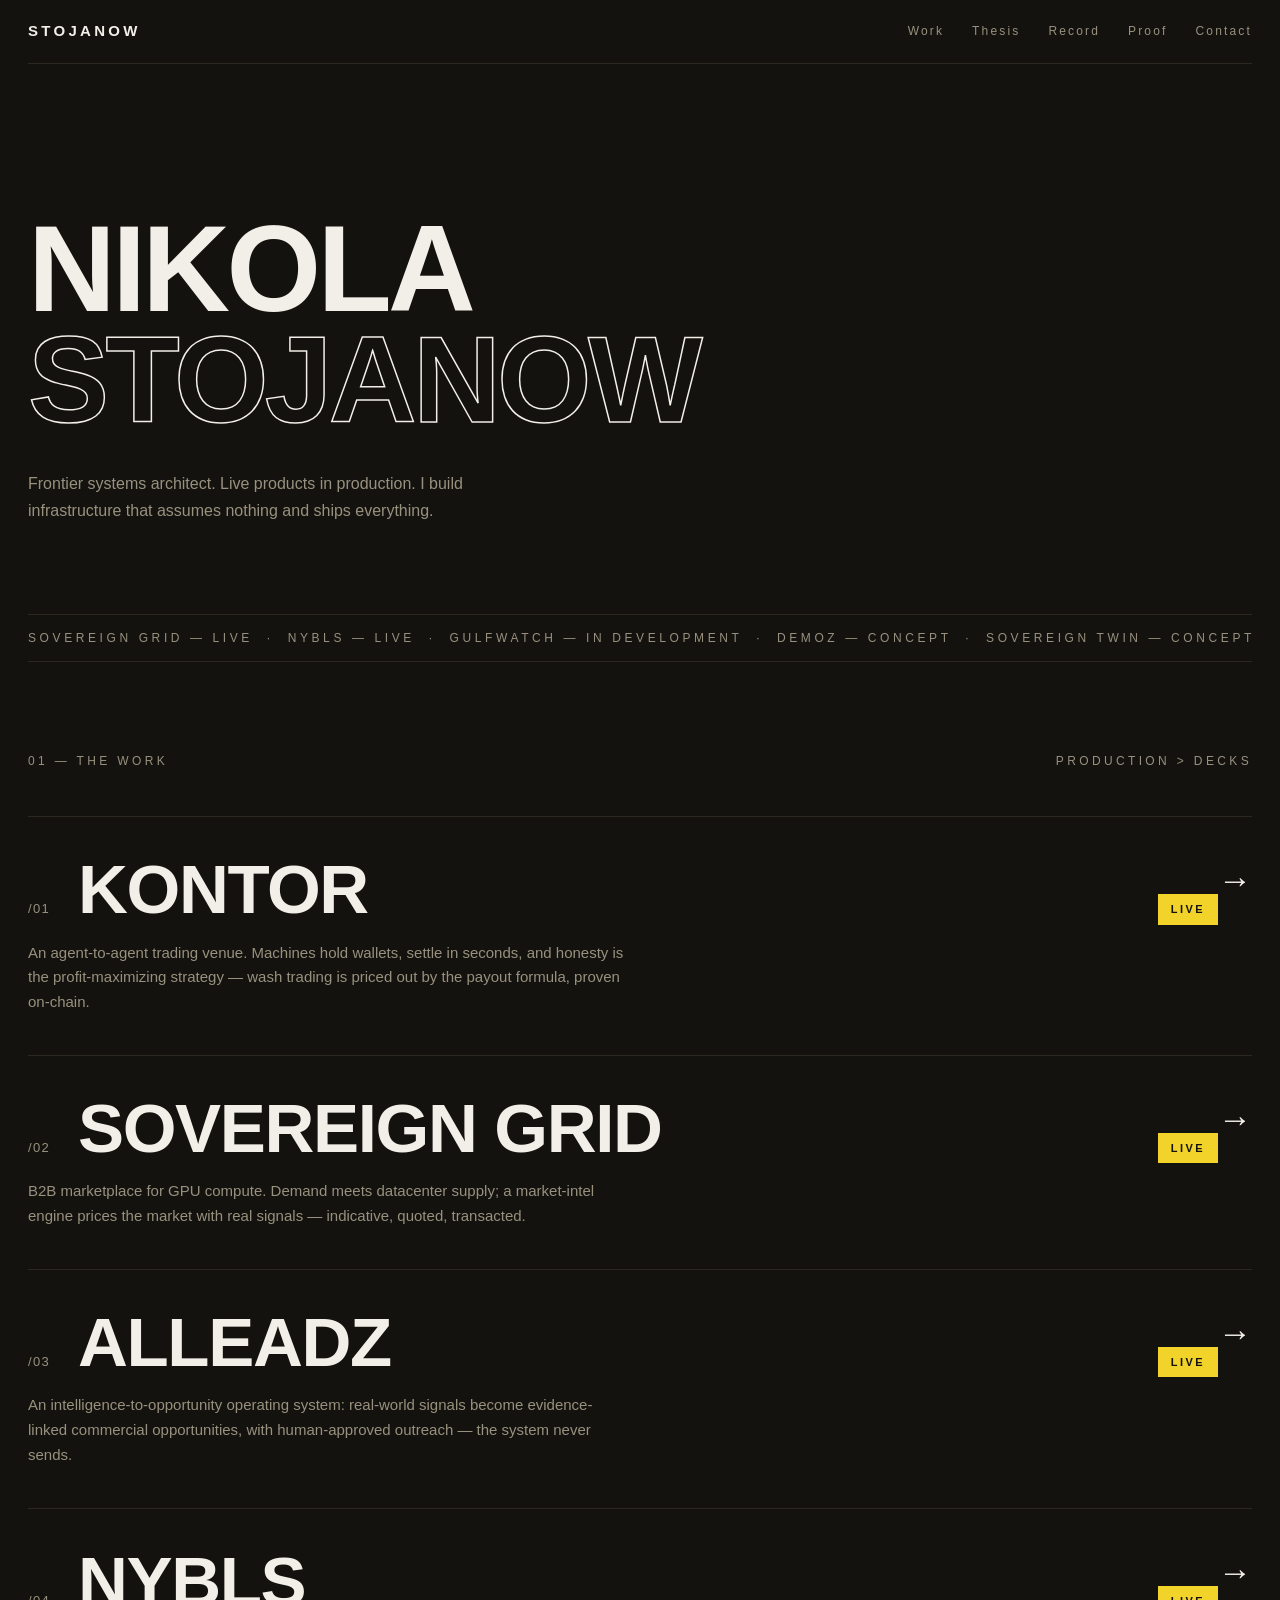
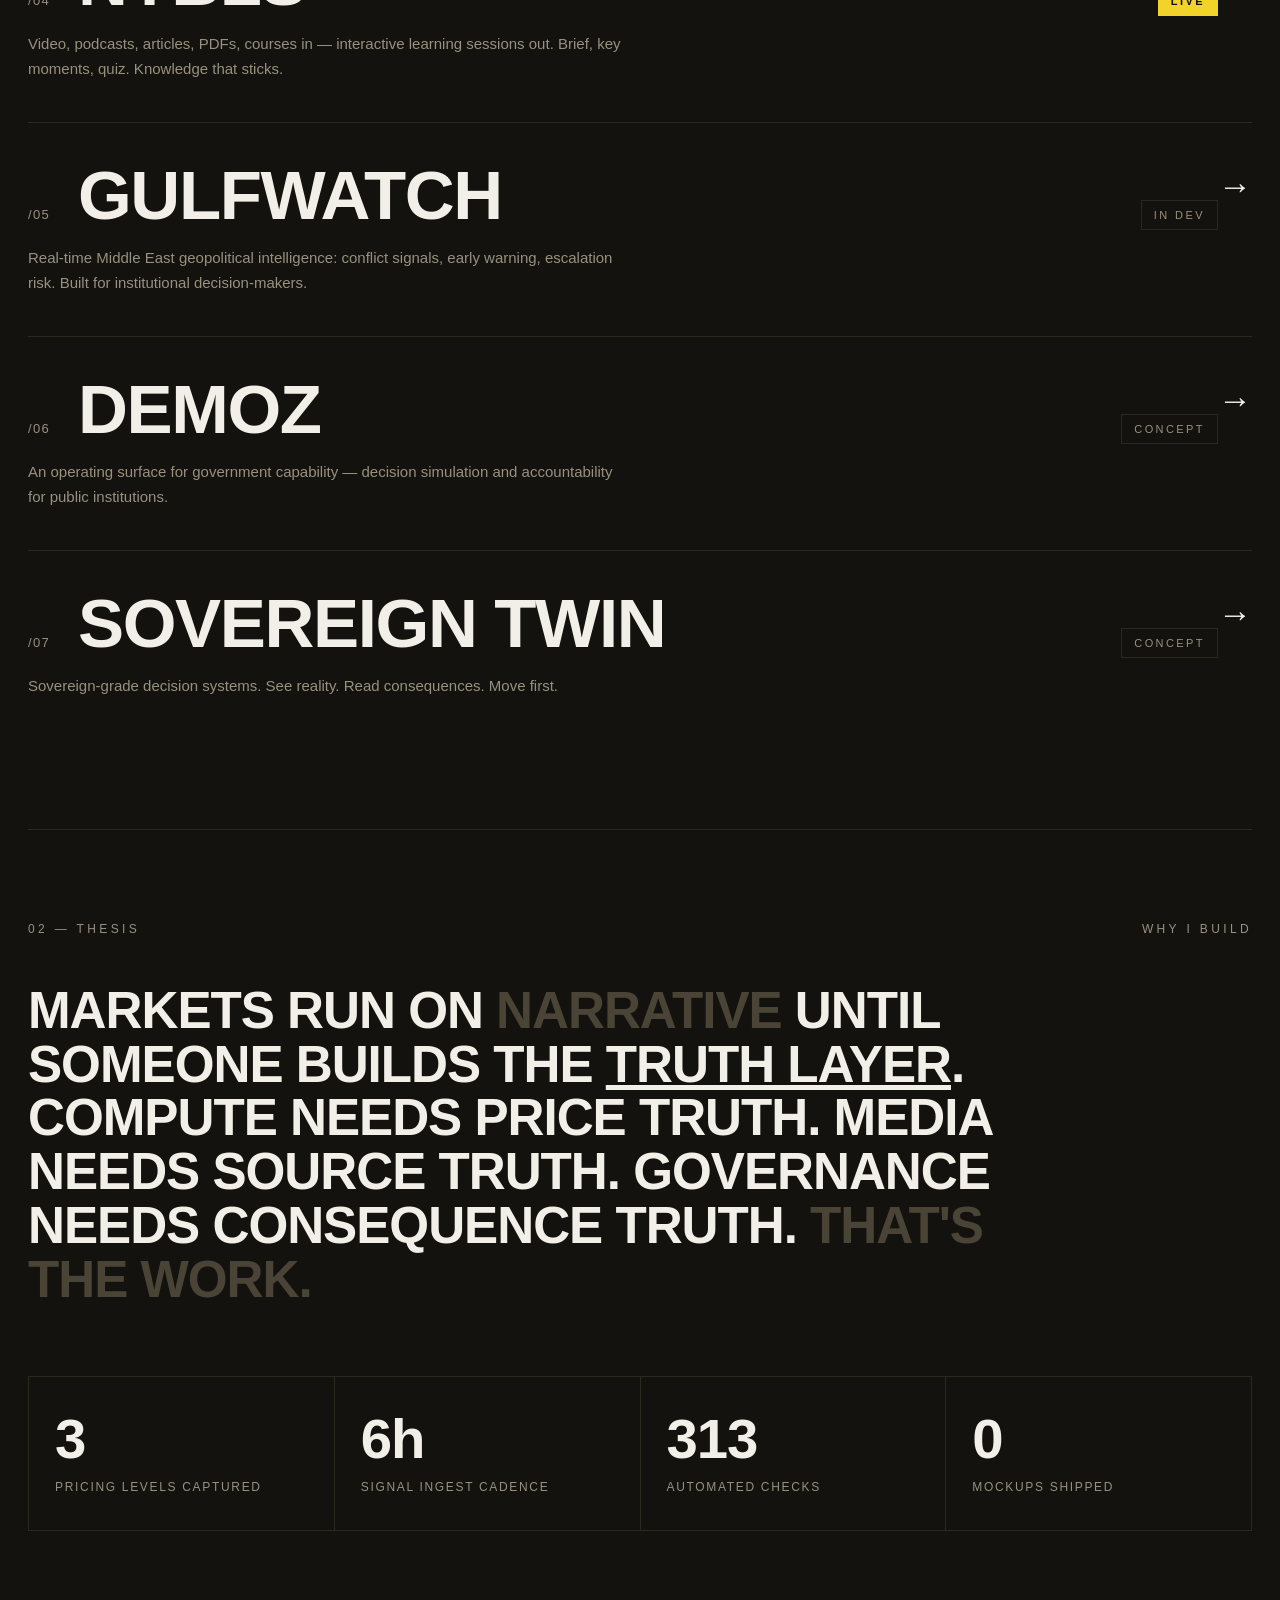
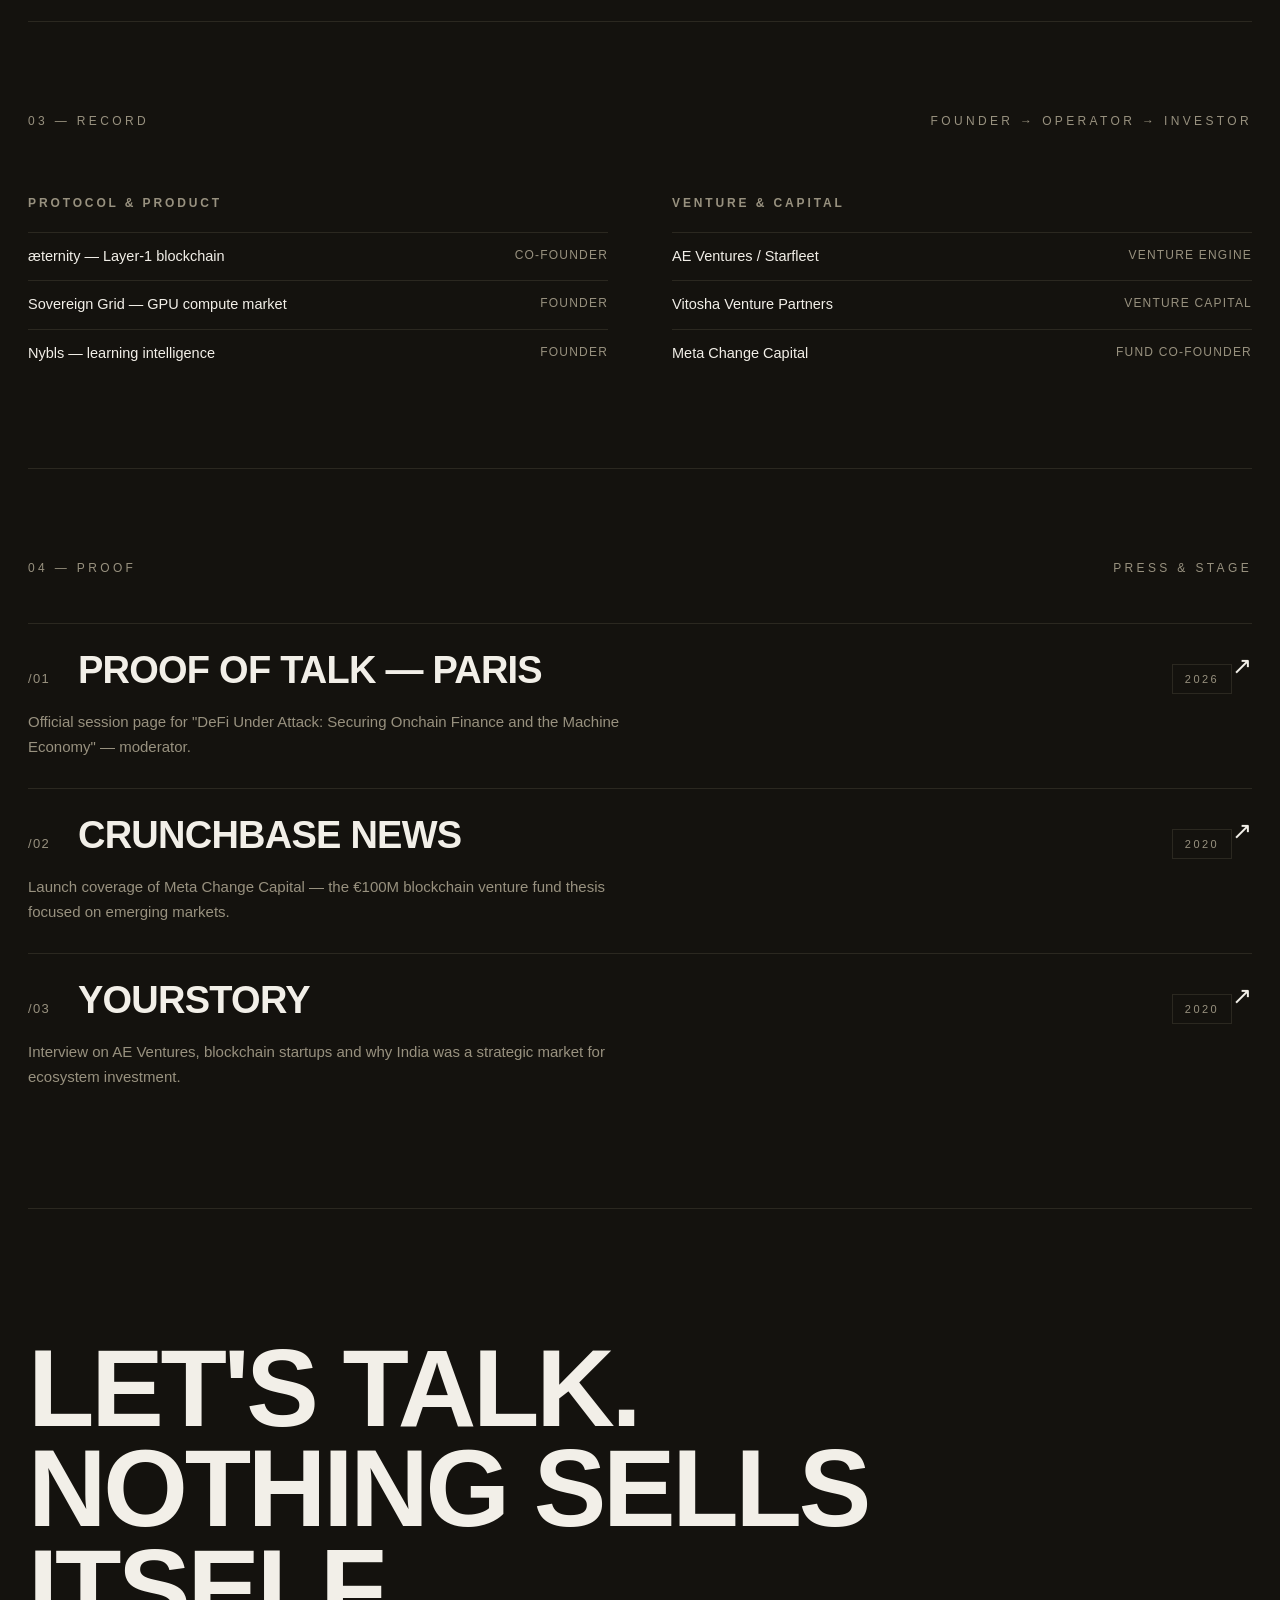
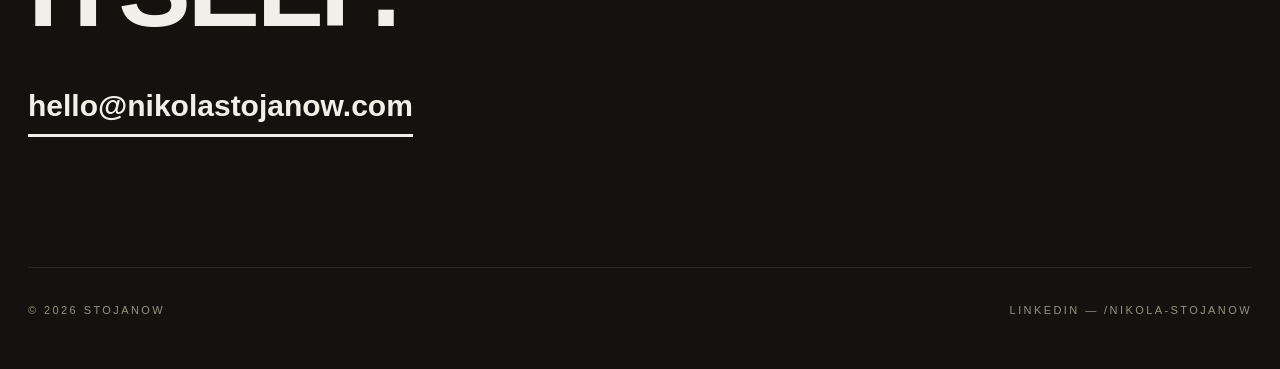
<file: index.html>
<!doctype html>
<html lang="en">
<head>
<meta charset="utf-8">
<meta name="viewport" content="width=device-width, initial-scale=1">
<meta name="description" content="Nikola Stojanow — frontier systems architect. Founder of Sovereign Grid (live GPU compute marketplace) and Nybls (learning intelligence). Co-founder of æternity and Meta Change Capital.">
<meta property="og:title" content="Nikola Stojanow — Frontier Systems Architect">
<meta property="og:description" content="Frontier systems architect. Live products in production. Production > decks.">
<meta property="og:type" content="website">
<title>Nikola Stojanow — Frontier Systems Architect</title>
<link rel="icon" href="data:image/svg+xml,%3Csvg xmlns='http://www.w3.org/2000/svg' viewBox='0 0 100 100'%3E%3Crect width='100' height='100' rx='22' fill='%230e0d09'/%3E%3Cpath d='M22 76V24h12l32 32V24h12v52H66L34 44v32z' fill='%23f2d32a'/%3E%3Ccircle cx='77' cy='23' r='7' fill='%23f2efe8'/%3E%3C/svg%3E">
<style>
  *{box-sizing:border-box;margin:0;padding:0}
  :root{--black:#14120e;--white:#f2efe8;--gray:#98917f;--line:#2b2820;--gold:#f2d32a}
  html{scroll-behavior:smooth}
  [id]{scroll-margin-top:84px}
  body{background:var(--black);color:var(--white);font:400 15px/1.5 "Helvetica Neue",Helvetica,Arial,sans-serif;-webkit-font-smoothing:antialiased}
  ::selection{background:var(--gold);color:var(--black)}
  a{color:inherit;text-decoration:none}
  .wrap{max-width:1280px;margin:0 auto;padding:0 28px}
  nav{display:flex;align-items:center;justify-content:space-between;padding:20px 0;border-bottom:1px solid var(--line);position:sticky;top:0;background:var(--black);z-index:9}
  .brand{font-weight:700;font-size:15px;letter-spacing:.22em}
  .nav-links{display:flex;gap:28px;font-size:12px;letter-spacing:.18em;color:var(--gray)}
  .nav-links a:hover{color:var(--gold)}
  .hero{padding:0;border-bottom:1px solid var(--line)}
  .hero-inner{padding:150px 0 90px}
  h1{font-size:clamp(44px,9.5vw,140px);line-height:.92;letter-spacing:-.03em;font-weight:800;text-transform:uppercase}
  h1 .outline{color:transparent;-webkit-text-stroke:1.5px var(--white)}
  .hero-sub{margin-top:34px;max-width:520px;color:var(--gray);font-size:16px;line-height:1.65}
  .marquee{border-bottom:1px solid var(--line);overflow:hidden;white-space:nowrap;padding:14px 0;font-size:12px;letter-spacing:.3em;text-transform:uppercase;color:var(--gray)}
  .marquee span{display:inline-block}
  @media(prefers-reduced-motion:no-preference){.marquee span{animation:slide 28s linear infinite}}
  @keyframes slide{from{transform:translateX(0)}to{transform:translateX(-50%)}}
  section{padding:90px 0;border-bottom:1px solid var(--line)}
  .slabel{font-size:12px;letter-spacing:.28em;text-transform:uppercase;color:var(--gray);margin-bottom:46px;display:flex;justify-content:space-between}
  .prow{display:block;padding:40px 0;border-top:1px solid var(--line);transition:background .16s ease,color .16s ease}
  .prow .top{display:flex;align-items:baseline;gap:28px}
  .prow .n{font-size:13px;color:var(--gray);font-variant-numeric:tabular-nums;letter-spacing:.1em}
  .prow h3{font-size:clamp(34px,5.4vw,72px);font-weight:800;text-transform:uppercase;letter-spacing:-.02em;line-height:.95}
  .prow .st{margin-left:auto;font-size:11px;letter-spacing:.22em;text-transform:uppercase;color:var(--gray);border:1px solid var(--line);padding:6px 12px;white-space:nowrap}
  .prow .st.on{background:var(--gold);color:var(--black);border-color:var(--gold);font-weight:700}
  .prow p{margin-top:16px;max-width:600px;color:var(--gray);font-size:15px;line-height:1.65}
  .prow .arrow{float:right;font-size:34px;font-weight:300;line-height:1;margin-top:6px}
  .prow:hover{background:var(--white);color:var(--black)}
  .prow:hover .n,.prow:hover p,.prow:hover .st{color:var(--black);border-color:var(--black)}
  .prow:hover .st.on{background:var(--black);color:var(--white);border-color:var(--black)}
  .prow.small{padding:28px 0}
  .prow.small h3{font-size:clamp(20px,3vw,38px)}
  .prow.small .arrow{font-size:24px;margin-top:2px}
  .stat4{display:grid;grid-template-columns:repeat(4,1fr);gap:1px;background:var(--line);border:1px solid var(--line)}
  .stat4>div{background:var(--black);padding:34px 26px}
  .stat4 b{display:block;font-size:clamp(34px,4.4vw,58px);font-weight:800;letter-spacing:-.02em;line-height:1}
  .stat4 span{display:block;margin-top:10px;color:var(--gray);font-size:12px;letter-spacing:.14em;text-transform:uppercase}
  .manif{font-size:clamp(26px,4vw,52px);font-weight:800;text-transform:uppercase;line-height:1.05;letter-spacing:-.02em;max-width:1050px}
  .manif .dim{color:#4a4436}
  .about2{display:grid;grid-template-columns:1fr 1fr;gap:64px;margin-top:64px}
  .about2 h4{font-size:12px;letter-spacing:.24em;text-transform:uppercase;color:var(--gray);margin-bottom:20px}
  .about2 li{list-style:none;display:flex;justify-content:space-between;gap:18px;padding:13px 0;border-top:1px solid var(--line);font-size:14.5px}
  .about2 li span{color:var(--gray);font-size:12px;letter-spacing:.1em;text-transform:uppercase;white-space:nowrap}
  .contact-sec{padding:130px 0}
  .contact-sec h2{font-size:clamp(42px,8.5vw,120px);font-weight:800;text-transform:uppercase;line-height:.92;letter-spacing:-.03em}
  .contact-sec a.mail{display:inline-block;margin-top:44px;font-size:clamp(18px,2.6vw,30px);font-weight:700;border-bottom:3px solid var(--white);padding-bottom:6px;transition:color .16s,border-color .16s}
  .contact-sec a.mail:hover{color:var(--gray);border-color:var(--gray)}
  footer{padding:34px 0 50px;display:flex;justify-content:space-between;font-size:11px;letter-spacing:.22em;text-transform:uppercase;color:var(--gray);flex-wrap:wrap;gap:10px}
  @media(max-width:860px){nav{display:none}[id]{scroll-margin-top:8px}.stat4{grid-template-columns:1fr 1fr}.about2{grid-template-columns:1fr}.nav-links{display:none}.prow .st{display:none}}
</style>
</head>
<body>
<div class="wrap">
  <nav>
    <a class="brand" href="#">STOJANOW</a>
    <div class="nav-links"><a href="#work">Work</a><a href="#thesis">Thesis</a><a href="#record">Record</a><a href="#proof">Proof</a><a href="#contact">Contact</a></div>
  </nav>

  <div class="hero">
    <div class="hero-inner">
      <h1>Nikola<br><span class="outline">Stojanow</span></h1>
      <p class="hero-sub">Frontier systems architect. Live products in production. I build infrastructure that assumes nothing and ships everything.</p>
    </div>
  </div>
  <div class="marquee" aria-hidden="true"><span>SOVEREIGN GRID — LIVE&nbsp;&nbsp;·&nbsp;&nbsp;NYBLS — LIVE&nbsp;&nbsp;·&nbsp;&nbsp;GULFWATCH — IN DEVELOPMENT&nbsp;&nbsp;·&nbsp;&nbsp;DEMOZ — CONCEPT&nbsp;&nbsp;·&nbsp;&nbsp;SOVEREIGN TWIN — CONCEPT&nbsp;&nbsp;·&nbsp;&nbsp;SOVEREIGN GRID — LIVE&nbsp;&nbsp;·&nbsp;&nbsp;NYBLS — LIVE&nbsp;&nbsp;·&nbsp;&nbsp;GULFWATCH — IN DEVELOPMENT&nbsp;&nbsp;·&nbsp;&nbsp;DEMOZ — CONCEPT&nbsp;&nbsp;·&nbsp;&nbsp;SOVEREIGN TWIN — CONCEPT&nbsp;&nbsp;·&nbsp;&nbsp;</span></div>

  <section id="work">
    <div class="slabel"><span>01 — The work</span><span>Production &gt; decks</span></div>
    <a class="prow" href="projects/kontor/"><span class="arrow">→</span><div class="top"><span class="n">/01</span><h3>KONTOR</h3><span class="st on">Live</span></div><p>An agent-to-agent trading venue. Machines hold wallets, settle in seconds, and honesty is the profit-maximizing strategy — wash trading is priced out by the payout formula, proven on-chain.</p></a>
    <a class="prow" href="projects/sovereign-grid/"><span class="arrow">→</span><div class="top"><span class="n">/02</span><h3>Sovereign Grid</h3><span class="st on">Live</span></div><p>B2B marketplace for GPU compute. Demand meets datacenter supply; a market-intel engine prices the market with real signals — indicative, quoted, transacted.</p></a>
    <a class="prow" href="projects/alleadz/"><span class="arrow">→</span><div class="top"><span class="n">/03</span><h3>Alleadz</h3><span class="st on">Live</span></div><p>An intelligence-to-opportunity operating system: real-world signals become evidence-linked commercial opportunities, with human-approved outreach — the system never sends.</p></a>
    <a class="prow" href="projects/nybls/"><span class="arrow">→</span><div class="top"><span class="n">/04</span><h3>Nybls</h3><span class="st on">Live</span></div><p>Video, podcasts, articles, PDFs, courses in — interactive learning sessions out. Brief, key moments, quiz. Knowledge that sticks.</p></a>
    <a class="prow" href="#contact"><span class="arrow">→</span><div class="top"><span class="n">/05</span><h3>GulfWatch</h3><span class="st">In dev</span></div><p>Real-time Middle East geopolitical intelligence: conflict signals, early warning, escalation risk. Built for institutional decision-makers.</p></a>
    <a class="prow" href="#contact"><span class="arrow">→</span><div class="top"><span class="n">/06</span><h3>Demoz</h3><span class="st">Concept</span></div><p>An operating surface for government capability — decision simulation and accountability for public institutions.</p></a>
    <a class="prow" href="#contact"><span class="arrow">→</span><div class="top"><span class="n">/07</span><h3>Sovereign Twin</h3><span class="st">Concept</span></div><p>Sovereign-grade decision systems. See reality. Read consequences. Move first.</p></a>
  </section>

  <section id="thesis">
    <span id="research"></span>
    <div class="slabel"><span>02 — Thesis</span><span>Why I build</span></div>
    <p class="manif">Markets run on <span class="dim">narrative</span> until someone builds the <u>truth layer</u>. Compute needs price truth. Media needs source truth. Governance needs consequence truth. <span class="dim">That's the work.</span></p>
    <div class="stat4" style="margin-top:70px">
      <div><b>3</b><span>pricing levels captured</span></div>
      <div><b>6h</b><span>signal ingest cadence</span></div>
      <div><b>313</b><span>automated checks</span></div>
      <div><b>0</b><span>mockups shipped</span></div>
    </div>
  </section>

  <section id="record">
    <span id="about"></span>
    <div class="slabel"><span>03 — Record</span><span>Founder → operator → investor</span></div>
    <div class="about2">
      <div><h4>Protocol &amp; product</h4><ul><li>æternity — Layer-1 blockchain<span>Co-founder</span></li><li>Sovereign Grid — GPU compute market<span>Founder</span></li><li>Nybls — learning intelligence<span>Founder</span></li></ul></div>
      <div><h4>Venture &amp; capital</h4><ul><li>AE Ventures / Starfleet<span>Venture engine</span></li><li>Vitosha Venture Partners<span>Venture capital</span></li><li>Meta Change Capital<span>Fund co-founder</span></li></ul></div>
    </div>
  </section>

  <section id="proof">
    <span id="speaking"></span><span id="media"></span>
    <div class="slabel"><span>04 — Proof</span><span>Press &amp; stage</span></div>
    <a class="prow small" href="https://proofoftalk.io/sessions/defi-under-attack-securing-onchain-finance-and-the-machine-economy/" target="_blank" rel="noreferrer"><span class="arrow">↗</span><div class="top"><span class="n">/01</span><h3>Proof of Talk — Paris</h3><span class="st">2026</span></div><p>Official session page for "DeFi Under Attack: Securing Onchain Finance and the Machine Economy" — moderator.</p></a>
    <a class="prow small" href="https://news.crunchbase.com/fintech-ecommerce/meta-change-capital-launches-with-e100m-venture-fund-aimed-at-blockchain/" target="_blank" rel="noreferrer"><span class="arrow">↗</span><div class="top"><span class="n">/02</span><h3>Crunchbase News</h3><span class="st">2020</span></div><p>Launch coverage of Meta Change Capital — the €100M blockchain venture fund thesis focused on emerging markets.</p></a>
    <a class="prow small" href="https://yourstory.com/2020/02/blockchain-startups-investment-india-ae-ventures-aeternity" target="_blank" rel="noreferrer"><span class="arrow">↗</span><div class="top"><span class="n">/03</span><h3>YourStory</h3><span class="st">2020</span></div><p>Interview on AE Ventures, blockchain startups and why India was a strategic market for ecosystem investment.</p></a>
  </section>

  <section id="contact" class="contact-sec">
    <h2>Let's talk.<br>Nothing sells itself.</h2>
    <a class="mail" href="mailto:hello@nikolastojanow.com">hello@nikolastojanow.com</a>
  </section>

  <footer><div>© 2026 Stojanow</div><div><a href="https://www.linkedin.com/in/nikola-stojanow" target="_blank" rel="noreferrer">LinkedIn — /nikola-stojanow</a></div></footer>
</div>
</body>
</html>
</file>
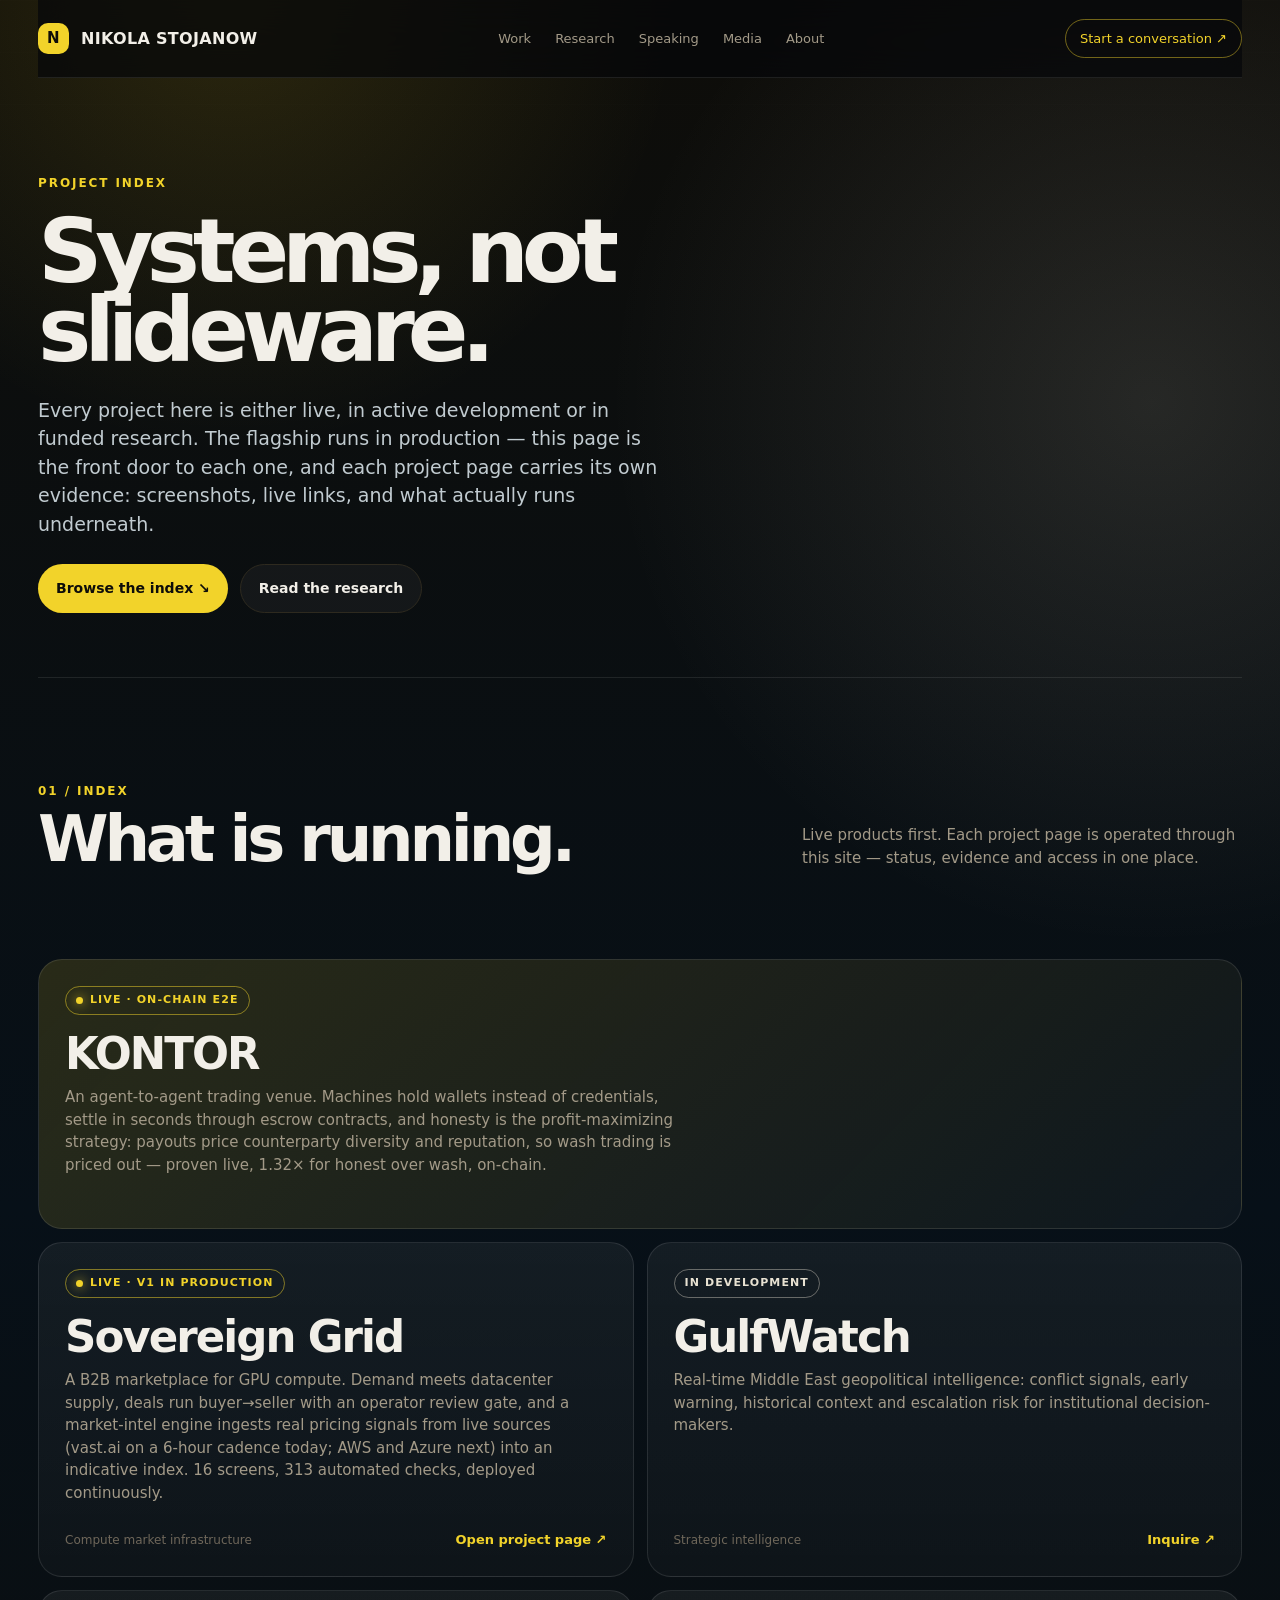
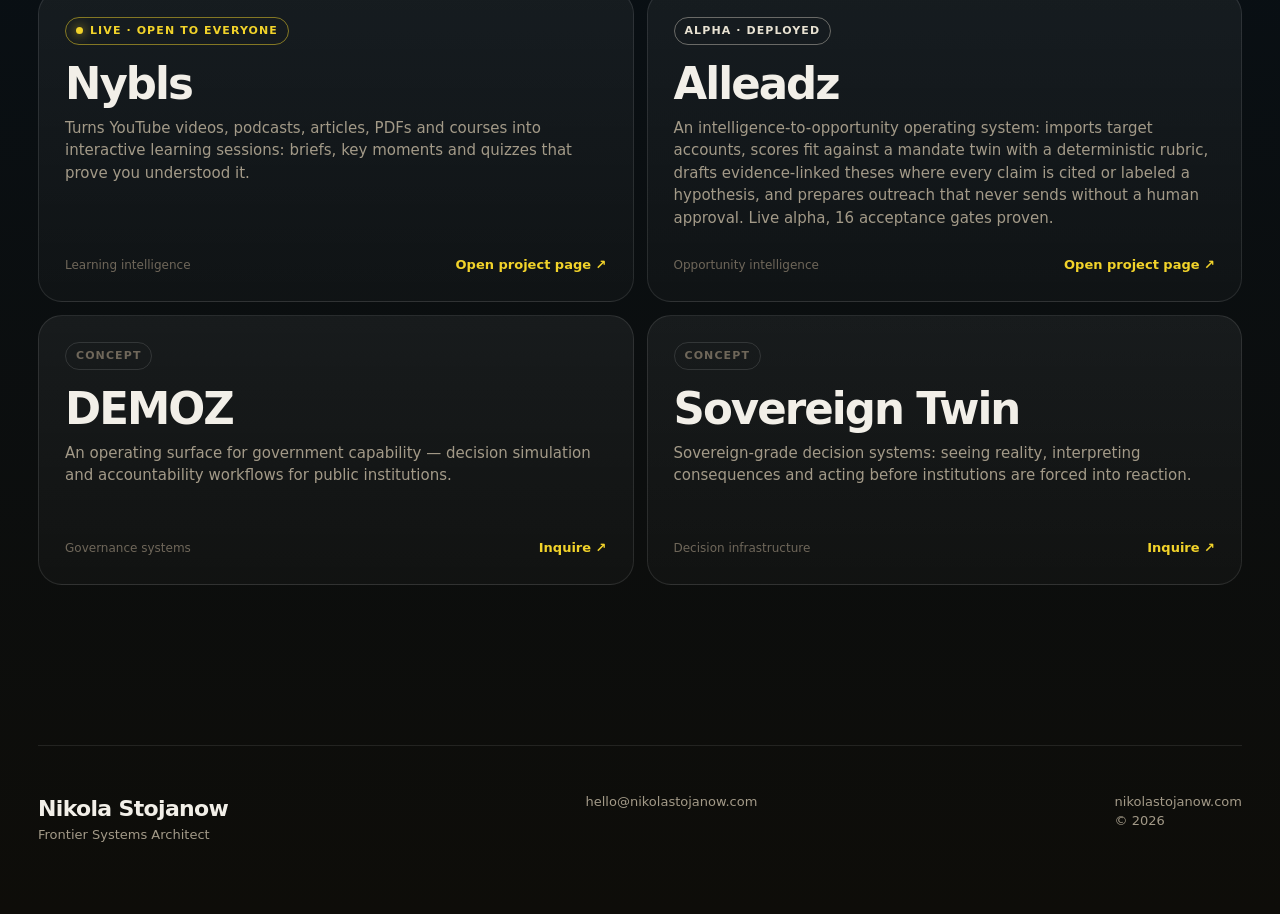
<file: projects/index.html>
<!doctype html>
<html lang="en">
<head>
  <meta charset="utf-8" />
  <meta name="viewport" content="width=device-width, initial-scale=1" />
  <meta name="description" content="Projects built and operated by Nikola Stojanow — live products, systems in development and the research behind them." />
  <title>Projects | Nikola Stojanow</title>
  <link rel="icon" href="data:image/svg+xml,%3Csvg xmlns='http://www.w3.org/2000/svg' viewBox='0 0 100 100'%3E%3Crect width='100' height='100' rx='22' fill='%230e0d09'/%3E%3Cpath d='M22 76V24h12l32 32V24h12v52H66L34 44v32z' fill='%23f2d32a'/%3E%3Ccircle cx='77' cy='23' r='7' fill='%23f2efe8'/%3E%3C/svg%3E" />
  <link rel="stylesheet" href="../assets/site.css" />
  <style>
    .status{display:inline-flex;width:fit-content;align-items:center;gap:7px;border:1px solid rgba(255,255,255,.12);border-radius:999px;padding:5px 10px;font-size:11px;letter-spacing:.1em;text-transform:uppercase;font-weight:800;color:var(--muted)}
    .status.live{border-color:rgba(242,211,42,.5);color:var(--acid)}
    .status.live::before{content:"";width:7px;height:7px;border-radius:50%;background:var(--acid);box-shadow:0 0 12px var(--acid)}
    .status.dev{border-color:rgba(232,226,210,.4);color:var(--cyan)}
    .status.concept{color:var(--dim)}
    .projects-hero{padding:96px 0 64px;border-bottom:1px solid rgba(255,255,255,.09)}
    .projects-hero h1{font-size:clamp(48px,7vw,96px);line-height:.88;letter-spacing:-.08em;margin:20px 0 26px;max-width:900px}
    .projects-hero p{max-width:640px;color:#c1cbd0;font-size:19px;margin:0 0 26px}
    .projects-grid{display:grid;grid-template-columns:repeat(2,1fr);gap:13px;padding:56px 0}
    .project-card{border:1px solid rgba(255,255,255,.1);border-radius:24px;background:linear-gradient(180deg,rgba(255,255,255,.055),rgba(255,255,255,.025));min-height:270px;padding:26px;display:flex;flex-direction:column;justify-content:space-between;transition:transform .2s ease,border-color .2s ease}
    .project-card:hover{transform:translateY(-5px);border-color:rgba(242,211,42,.45)}
    .project-card.featured{grid-column:span 2;background:linear-gradient(135deg,rgba(242,211,42,.14),rgba(255,255,255,.03))}
    .project-card h3{margin:18px 0 10px;font-size:clamp(30px,3.4vw,44px);line-height:1;letter-spacing:-.045em}
    .project-card p{color:var(--muted);margin:0;font-size:15px;max-width:640px}
    .project-meta{display:flex;justify-content:space-between;align-items:center;gap:12px;margin-top:26px;color:var(--dim);font-size:12px}
    .open-link{color:var(--acid);font-weight:800;font-size:13px}
    @media(max-width:920px){.projects-grid{grid-template-columns:1fr}.project-card.featured{grid-column:auto}}
  </style>
</head>
<body>
  <div class="noise"></div>
  <div class="wrap">
    <nav>
      <a class="brand" href="../"><span class="brand-mark">N</span><span>NIKOLA STOJANOW</span></a>
      <div class="nav-links"><a href="../#work">Work</a><a href="../#research">Research</a><a href="../#speaking">Speaking</a><a href="../#media">Media</a><a href="../#about">About</a></div>
      <a class="nav-cta" href="../#contact">Start a conversation ↗</a>
    </nav>
    <main>
      <section class="projects-hero">
        <div class="mini-label">Project index</div>
        <h1>Systems, not slideware.</h1>
        <p>Every project here is either live, in active development or in funded research. The flagship runs in production — this page is the front door to each one, and each project page carries its own evidence: screenshots, live links, and what actually runs underneath.</p>
        <div class="actions"><a class="button" href="#index">Browse the index ↘</a><a class="button secondary" href="../#research">Read the research</a></div>
      </section>
      <section id="index">
        <div class="section-head"><div><div class="mini-label">01 / Index</div><h2>What is running.</h2></div><p>Live products first. Each project page is operated through this site — status, evidence and access in one place.</p></div>
        <div class="projects-grid">
          <a class="project-card featured" href="kontor/">
            <div><span class="status live">Live · on-chain E2E</span><h3>KONTOR</h3>
            <p>An agent-to-agent trading venue. Machines hold wallets instead of credentials, settle in seconds through escrow contracts, and honesty is the profit-maximizing strategy: payouts price counterparty diversity and reputation, so wash trading is priced out — proven live, 1.32× for honest over wash, on-chain.</p></div>
          </a>
          <a class="project-card" href="sovereign-grid/">
            <div><span class="status live">Live · v1 in production</span><h3>Sovereign Grid</h3>
            <p>A B2B marketplace for GPU compute. Demand meets datacenter supply, deals run buyer→seller with an operator review gate, and a market-intel engine ingests real pricing signals from live sources (vast.ai on a 6-hour cadence today; AWS and Azure next) into an indicative index. 16 screens, 313 automated checks, deployed continuously.</p></div>
            <div class="project-meta"><span>Compute market infrastructure</span><span class="open-link">Open project page ↗</span></div>
          </a>
          <a class="project-card" href="../#contact">
            <div><span class="status dev">In development</span><h3>GulfWatch</h3>
            <p>Real-time Middle East geopolitical intelligence: conflict signals, early warning, historical context and escalation risk for institutional decision-makers.</p></div>
            <div class="project-meta"><span>Strategic intelligence</span><span class="open-link">Inquire ↗</span></div>
          </a>
          <a class="project-card" href="nybls/">
            <div><span class="status live">Live · open to everyone</span><h3>Nybls</h3>
            <p>Turns YouTube videos, podcasts, articles, PDFs and courses into interactive learning sessions: briefs, key moments and quizzes that prove you understood it.</p></div>
            <div class="project-meta"><span>Learning intelligence</span><span class="open-link">Open project page ↗</span></div>
          </a>
          <a class="project-card" href="alleadz/">
            <div><span class="status dev">Alpha · deployed</span><h3>Alleadz</h3>
            <p>An intelligence-to-opportunity operating system: imports target accounts, scores fit against a mandate twin with a deterministic rubric, drafts evidence-linked theses where every claim is cited or labeled a hypothesis, and prepares outreach that never sends without a human approval. Live alpha, 16 acceptance gates proven.</p></div>
            <div class="project-meta"><span>Opportunity intelligence</span><span class="open-link">Open project page ↗</span></div>
          </a>
          <a class="project-card" href="../#contact">
            <div><span class="status concept">Concept</span><h3>DEMOZ</h3>
            <p>An operating surface for government capability — decision simulation and accountability workflows for public institutions.</p></div>
            <div class="project-meta"><span>Governance systems</span><span class="open-link">Inquire ↗</span></div>
          </a>
          <a class="project-card" href="../#contact">
            <div><span class="status concept">Concept</span><h3>Sovereign Twin</h3>
            <p>Sovereign-grade decision systems: seeing reality, interpreting consequences and acting before institutions are forced into reaction.</p></div>
            <div class="project-meta"><span>Decision infrastructure</span><span class="open-link">Inquire ↗</span></div>
          </a>
        </div>
      </section>
    </main>
    <footer><div><div class="footer-name">Nikola Stojanow</div><div>Frontier Systems Architect</div></div><div><a href="mailto:hello@nikolastojanow.com">hello@nikolastojanow.com</a></div><div><a href="../">nikolastojanow.com</a><br>© 2026</div></footer>
  </div>
</body>
</html>
</file>
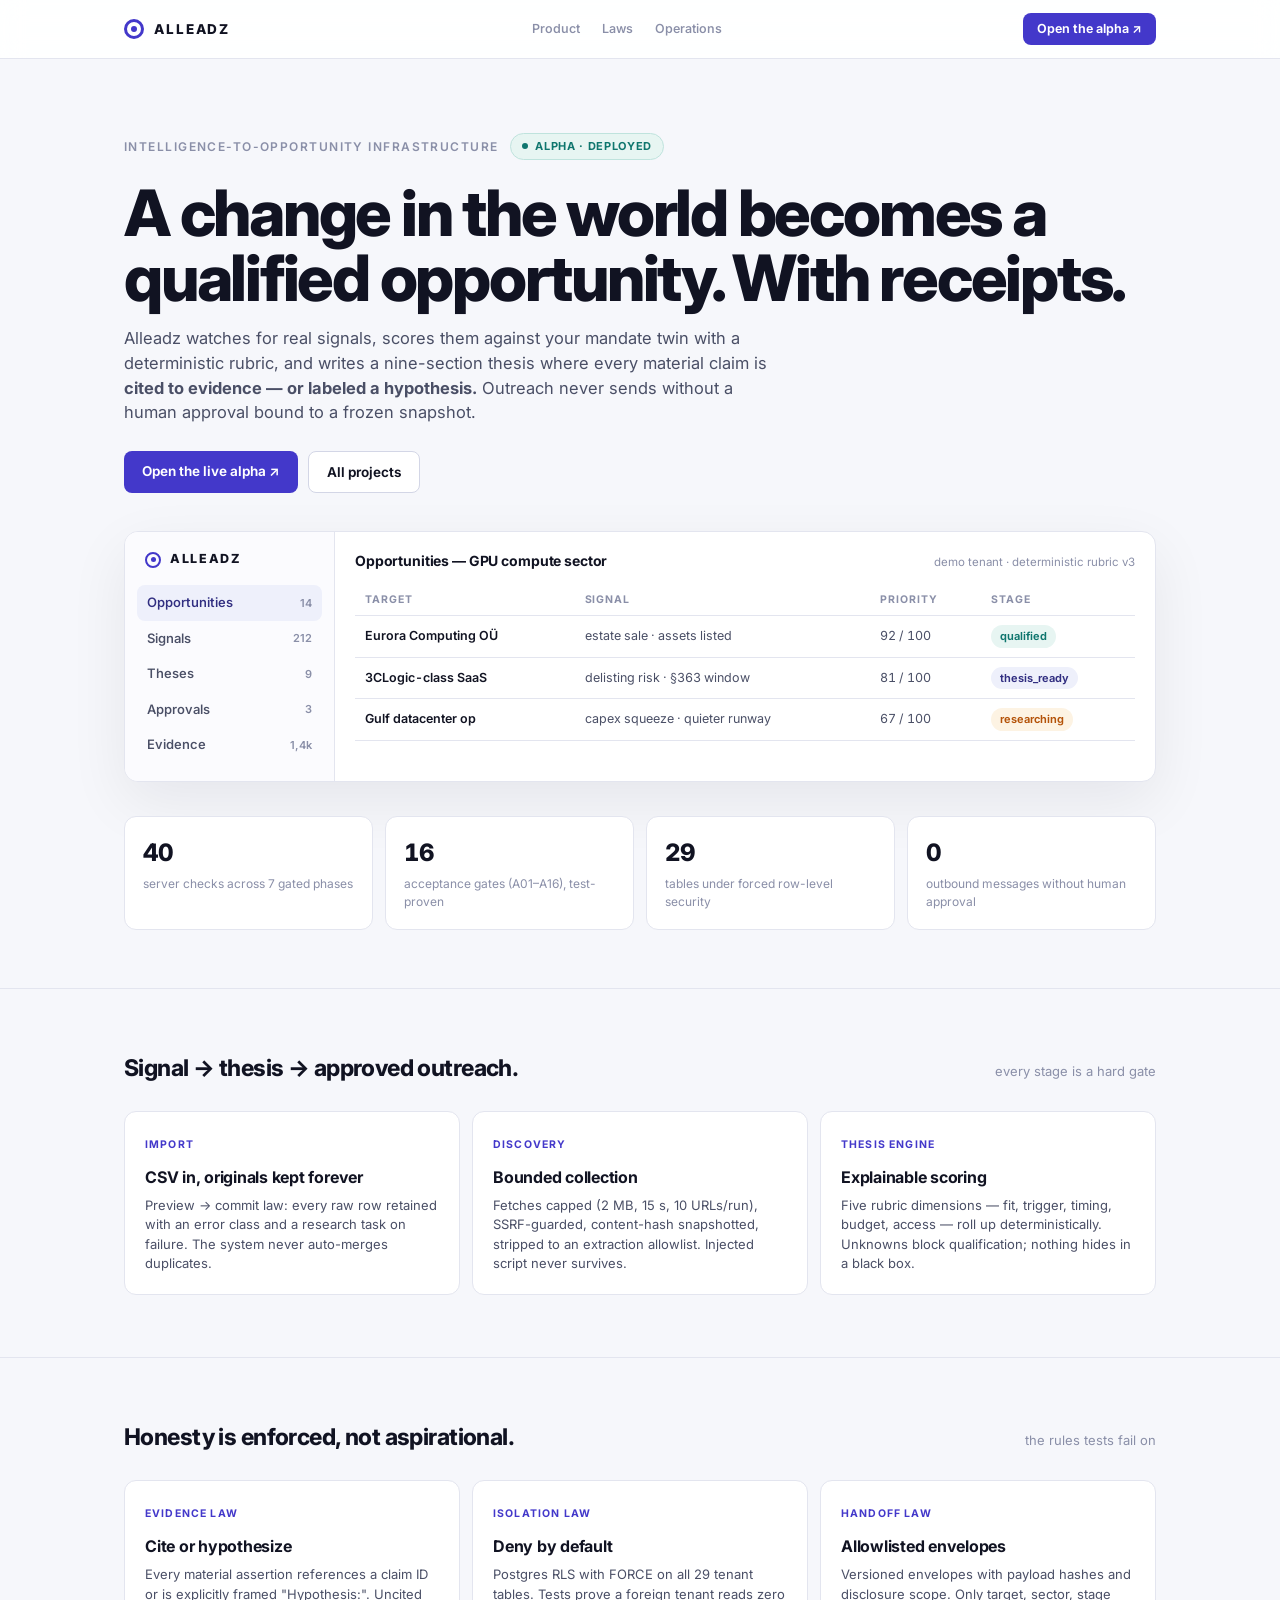
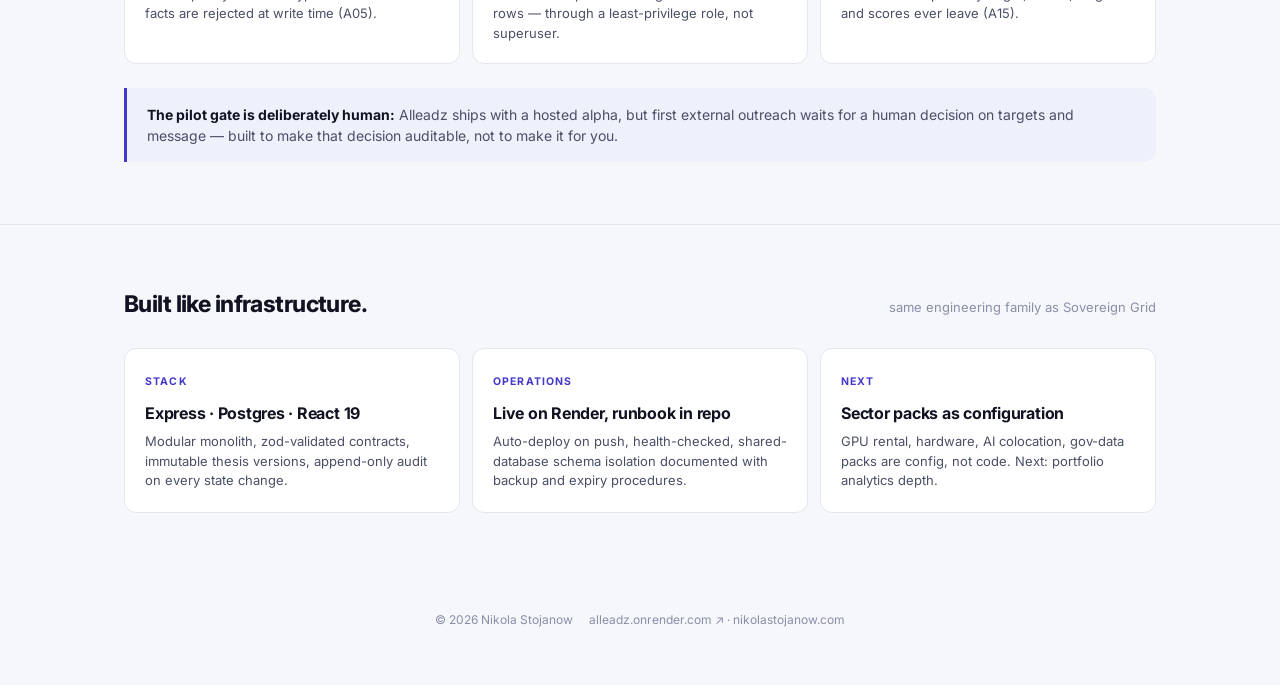
<file: projects/alleadz/index.html>
<!doctype html>
<html lang="en">
<head>
  <meta charset="utf-8" />
  <meta name="viewport" content="width=device-width, initial-scale=1" />
  <meta name="description" content="Alleadz — an intelligence-to-opportunity operating system: evidence-linked commercial opportunities, human-approved outreach. Built by Nikola Stojanow." />
  <title>Alleadz | Nikola Stojanow</title>
  <link rel="icon" href="data:image/svg+xml,%3Csvg xmlns='http://www.w3.org/2000/svg' viewBox='0 0 100 100'%3E%3Crect width='100' height='100' rx='22' fill='%23f6f7fb'/%3E%3Ccircle cx='50' cy='50' r='26' fill='none' stroke='%234338ca' stroke-width='9'/%3E%3Ccircle cx='50' cy='50' r='9' fill='%234338ca'/%3E%3C/svg%3E" />
  <link rel="preconnect" href="https://fonts.googleapis.com">
  <link href="https://fonts.googleapis.com/css2?family=Inter:wght@400;500;600;700;800&display=swap" rel="stylesheet">
  <style>
    :root{--ink:#111322;--ink-2:#4a4f66;--ink-3:#8a8fa8;--line:#e3e5ef;--line-2:#d3d6e6;
      --paper:#f6f7fb;--card:#fff;--indigo:#4338ca;--indigo-deep:#312e81;--indigo-tint:#eef0fb;
      --ok:#0f766e;--warn:#b45309;--bad:#b91c1c;
      --ring:0 0 0 3px rgba(67,56,202,.18)}
    *{box-sizing:border-box} html{scroll-behavior:smooth}
    body{margin:0;background:var(--paper);color:var(--ink);
      font:400 14.5px/1.5 'Inter Variable',Inter,system-ui,-apple-system,sans-serif;-webkit-font-smoothing:antialiased}
    a{color:inherit;text-decoration:none}
    .wrap{max-width:1080px;margin:0 auto;padding:0 24px}
    nav{position:sticky;top:0;z-index:20;background:rgba(255,255,255,.9);backdrop-filter:blur(12px);border-bottom:1px solid var(--line)}
    .nav{display:flex;align-items:center;justify-content:space-between;height:58px}
    .wordmark{display:flex;align-items:center;gap:10px;font-weight:800;letter-spacing:.14em;font-size:13.5px;color:var(--ink)}
    .ring{width:20px;height:20px;border-radius:50%;border:3px solid var(--indigo);position:relative;flex:none}
    .ring::after{content:'';position:absolute;inset:4px;border-radius:50%;background:var(--indigo)}
    .navlinks{display:flex;gap:22px;font-size:12.5px;font-weight:550;color:var(--ink-3)}
    .navlinks a:hover{color:var(--indigo)}
    .nav-cta{font-size:12.5px;font-weight:650;color:#fff;background:var(--indigo);padding:7px 14px;border-radius:8px}
    .nav-cta:hover{background:var(--indigo-deep)}
    header{padding:74px 0 58px;border-bottom:1px solid var(--line)}
    .crumb{font-size:12px;font-weight:600;letter-spacing:.12em;text-transform:uppercase;color:var(--ink-3)}
    .pill{display:inline-flex;align-items:center;gap:7px;margin-left:12px;font-size:11px;font-weight:700;
      letter-spacing:.06em;text-transform:uppercase;color:var(--ok);background:#e7f5f2;border:1px solid #bfe3dd;
      border-radius:999px;padding:4px 11px;vertical-align:2px}
    .pill i{width:6px;height:6px;border-radius:50%;background:var(--ok)}
    h1{margin:20px 0 16px;font-size:clamp(38px,6vw,64px);font-weight:800;letter-spacing:-.035em;line-height:1.02;color:var(--ink)}
    .lede{max-width:660px;font-size:16.5px;color:var(--ink-2);margin:0 0 26px}
    .ctas{display:flex;gap:10px;flex-wrap:wrap}
    .btn{font-size:13.5px;font-weight:650;padding:10px 18px;border-radius:8px;background:var(--indigo);color:#fff}
    .btn:hover{background:var(--indigo-deep)}
    .btn.ghost{background:var(--card);color:var(--ink);border:1px solid var(--line-2)}
    .btn.ghost:hover{border-color:var(--indigo);color:var(--indigo)}
    /* working-surface panel: mimic the product's sidenav+table shell */
    .shell{margin-top:38px;border:1px solid var(--line);border-radius:14px;background:var(--card);
      display:grid;grid-template-columns:210px 1fr;overflow:hidden;box-shadow:0 20px 60px rgba(17,19,34,.07)}
    .sidenav{border-right:1px solid var(--line);padding:18px 12px;background:#fbfbfe}
    .sidenav .wm{display:flex;align-items:center;gap:9px;font-weight:800;letter-spacing:.13em;font-size:12.5px;padding:0 8px 16px;color:var(--ink)}
    .sidenav .wm .ring{width:16px;height:16px;border-width:2.5px}
    .sidenav .wm .ring::after{inset:3.5px}
    .navitem{display:flex;justify-content:space-between;align-items:center;padding:8px 10px;border-radius:8px;
      font-size:13px;font-weight:550;color:var(--ink-2)}
    .navitem.on{background:var(--indigo-tint);color:var(--indigo-deep)}
    .navitem .n{font-size:11px;color:var(--ink-3);font-weight:600}
    .main{padding:18px 20px}
    .thead{display:flex;justify-content:space-between;align-items:baseline;margin-bottom:12px}
    .thead h4{margin:0;font-size:14px;font-weight:700;letter-spacing:-.01em}
    .thead span{font-size:11.5px;color:var(--ink-3)}
    table{width:100%;border-collapse:collapse;font-size:12.5px}
    th{text-align:left;font-size:10.5px;font-weight:700;letter-spacing:.09em;text-transform:uppercase;
      color:var(--ink-3);padding:8px 10px;border-bottom:1px solid var(--line)}
    td{padding:9px 10px;border-bottom:1px solid var(--line);color:var(--ink-2);font-variant-numeric:tabular-nums}
    td b{color:var(--ink);font-weight:600}
    .st{display:inline-flex;align-items:center;gap:6px;font-size:11px;font-weight:650;border-radius:999px;padding:3px 9px}
    .st.qualified{color:var(--ok);background:#e7f5f2}
    .st.thesis{color:var(--indigo-deep);background:var(--indigo-tint)}
    .st.researching{color:var(--warn);background:#fdf3e3}
    section{padding:62px 0;border-bottom:1px solid var(--line)}
    .sh{display:flex;justify-content:space-between;align-items:baseline;gap:16px;margin-bottom:26px}
    .sh h2{margin:0;font-size:23px;font-weight:750;letter-spacing:-.025em;color:var(--ink)}
    .sh p{margin:0;font-size:13px;color:var(--ink-3)}
    .grid{display:grid;grid-template-columns:repeat(3,1fr);gap:12px}
    .card{background:var(--card);border:1px solid var(--line);border-radius:12px;padding:20px;min-height:165px}
    .card:hover{box-shadow:var(--ring);border-color:var(--indigo)}
    .card .k{font-size:10.5px;font-weight:700;letter-spacing:.11em;text-transform:uppercase;color:var(--indigo)}
    .card h3{margin:11px 0 7px;font-size:16px;font-weight:700;letter-spacing:-.015em}
    .card p{margin:0;font-size:13px;color:var(--ink-2)}
    .laws{border-left:3px solid var(--indigo);background:var(--indigo-tint);border-radius:0 12px 12px 0;
      padding:16px 20px;font-size:14px;color:var(--ink-2);margin-top:24px}
    .laws b{color:var(--ink)}
    .kpis{display:grid;grid-template-columns:repeat(4,1fr);gap:12px;margin-top:34px}
    .kpi{background:var(--card);border:1px solid var(--line);border-radius:12px;padding:18px}
    .kpi b{display:block;font-size:24px;font-weight:800;letter-spacing:-.02em;font-variant-numeric:tabular-nums}
    .kpi span{display:block;margin-top:4px;font-size:12px;color:var(--ink-3)}
    footer{padding:36px 0 56px;font-size:12px;color:var(--ink-3);display:flex;justify-content:space-between;gap:16px;flex-wrap:wrap}
    footer a:hover{color:var(--indigo)}
    @media(max-width:880px){.grid{grid-template-columns:1fr}.shell{grid-template-columns:1fr}.sidenav{display:none}.kpis{grid-template-columns:1fr 1fr}.navlinks{display:none}}
  </style>
</head>
<body>
  <nav><div class="wrap nav">
    <a class="wordmark" href="../../"><span class="ring"></span>ALLEADZ</a>
    <div class="navlinks"><a href="#product">Product</a><a href="#laws">Laws</a><a href="#ops">Operations</a></div>
    <a class="nav-cta" href="https://alleadz.onrender.com" target="_blank" rel="noreferrer">Open the alpha ↗</a>
  </div></nav>
  <main>
    <header><div class="wrap">
      <span class="crumb">Intelligence-to-opportunity infrastructure<span class="pill"><i></i>Alpha · deployed</span></span>
      <h1>A change in the world becomes a qualified opportunity. With receipts.</h1>
      <p class="lede">Alleadz watches for real signals, scores them against your mandate twin with a deterministic rubric, and writes a nine-section thesis where every material claim is <b>cited to evidence — or labeled a hypothesis.</b> Outreach never sends without a human approval bound to a frozen snapshot.</p>
      <div class="ctas">
        <a class="btn" href="https://alleadz.onrender.com" target="_blank" rel="noreferrer">Open the live alpha ↗</a>
        <a class="btn ghost" href="../">All projects</a>
      </div>
      <div class="shell">
        <div class="sidenav">
          <div class="wm"><span class="ring"></span>ALLEADZ</div>
          <span class="navitem on">Opportunities <span class="n">14</span></span>
          <span class="navitem">Signals <span class="n">212</span></span>
          <span class="navitem">Theses <span class="n">9</span></span>
          <span class="navitem">Approvals <span class="n">3</span></span>
          <span class="navitem">Evidence <span class="n">1,4k</span></span>
        </div>
        <div class="main">
          <div class="thead"><h4>Opportunities — GPU compute sector</h4><span>demo tenant · deterministic rubric v3</span></div>
          <table>
            <tr><th>Target</th><th>Signal</th><th>Priority</th><th>Stage</th></tr>
            <tr><td><b>Eurora Computing OÜ</b></td><td>estate sale · assets listed</td><td>92 / 100</td><td><span class="st qualified">qualified</span></td></tr>
            <tr><td><b>3CLogic-class SaaS</b></td><td>delisting risk · §363 window</td><td>81 / 100</td><td><span class="st thesis">thesis_ready</span></td></tr>
            <tr><td><b>Gulf datacenter op</b></td><td>capex squeeze · quieter runway</td><td>67 / 100</td><td><span class="st researching">researching</span></td></tr>
          </table>
        </div>
      </div>
      <div class="kpis">
        <div class="kpi"><b>40</b><span>server checks across 7 gated phases</span></div>
        <div class="kpi"><b>16</b><span>acceptance gates (A01–A16), test-proven</span></div>
        <div class="kpi"><b>29</b><span>tables under forced row-level security</span></div>
        <div class="kpi"><b>0</b><span>outbound messages without human approval</span></div>
      </div>
    </div></header>

    <section id="product"><div class="wrap">
      <div class="sh"><h2>Signal → thesis → approved outreach.</h2><p>every stage is a hard gate</p></div>
      <div class="grid">
        <div class="card"><span class="k">Import</span><h3>CSV in, originals kept forever</h3><p>Preview → commit law: every raw row retained with an error class and a research task on failure. The system never auto-merges duplicates.</p></div>
        <div class="card"><span class="k">Discovery</span><h3>Bounded collection</h3><p>Fetches capped (2 MB, 15 s, 10 URLs/run), SSRF-guarded, content-hash snapshotted, stripped to an extraction allowlist. Injected script never survives.</p></div>
        <div class="card"><span class="k">Thesis engine</span><h3>Explainable scoring</h3><p>Five rubric dimensions — fit, trigger, timing, budget, access — roll up deterministically. Unknowns block qualification; nothing hides in a black box.</p></div>
      </div>
    </div></section>

    <section id="laws"><div class="wrap">
      <div class="sh"><h2>Honesty is enforced, not aspirational.</h2><p>the rules tests fail on</p></div>
      <div class="grid">
        <div class="card"><span class="k">Evidence law</span><h3>Cite or hypothesize</h3><p>Every material assertion references a claim ID or is explicitly framed "Hypothesis:". Uncited facts are rejected at write time (A05).</p></div>
        <div class="card"><span class="k">Isolation law</span><h3>Deny by default</h3><p>Postgres RLS with FORCE on all 29 tenant tables. Tests prove a foreign tenant reads zero rows — through a least-privilege role, not superuser.</p></div>
        <div class="card"><span class="k">Handoff law</span><h3>Allowlisted envelopes</h3><p>Versioned envelopes with payload hashes and disclosure scope. Only target, sector, stage and scores ever leave (A15).</p></div>
      </div>
      <div class="laws"><b>The pilot gate is deliberately human:</b> Alleadz ships with a hosted alpha, but first external outreach waits for a human decision on targets and message — built to make that decision auditable, not to make it for you.</div>
    </div></section>

    <section id="ops" style="border-bottom:none"><div class="wrap">
      <div class="sh"><h2>Built like infrastructure.</h2><p>same engineering family as Sovereign Grid</p></div>
      <div class="grid">
        <div class="card"><span class="k">Stack</span><h3>Express · Postgres · React 19</h3><p>Modular monolith, zod-validated contracts, immutable thesis versions, append-only audit on every state change.</p></div>
        <div class="card"><span class="k">Operations</span><h3>Live on Render, runbook in repo</h3><p>Auto-deploy on push, health-checked, shared-database schema isolation documented with backup and expiry procedures.</p></div>
        <div class="card"><span class="k">Next</span><h3>Sector packs as configuration</h3><p>GPU rental, hardware, AI colocation, gov-data packs are config, not code. Next: portfolio analytics depth.</p></div>
      </div>
    </div></section>
  </main>
  <footer><div class="wrap" style="display:flex;justify-content:space-between;gap:16px;flex-wrap:wrap">
    <span>© 2026 Nikola Stojanow</span>
    <span><a href="https://alleadz.onrender.com" target="_blank" rel="noreferrer">alleadz.onrender.com ↗</a> · <a href="../../">nikolastojanow.com</a></span>
  </div></footer>
</body>
</html>
</file>
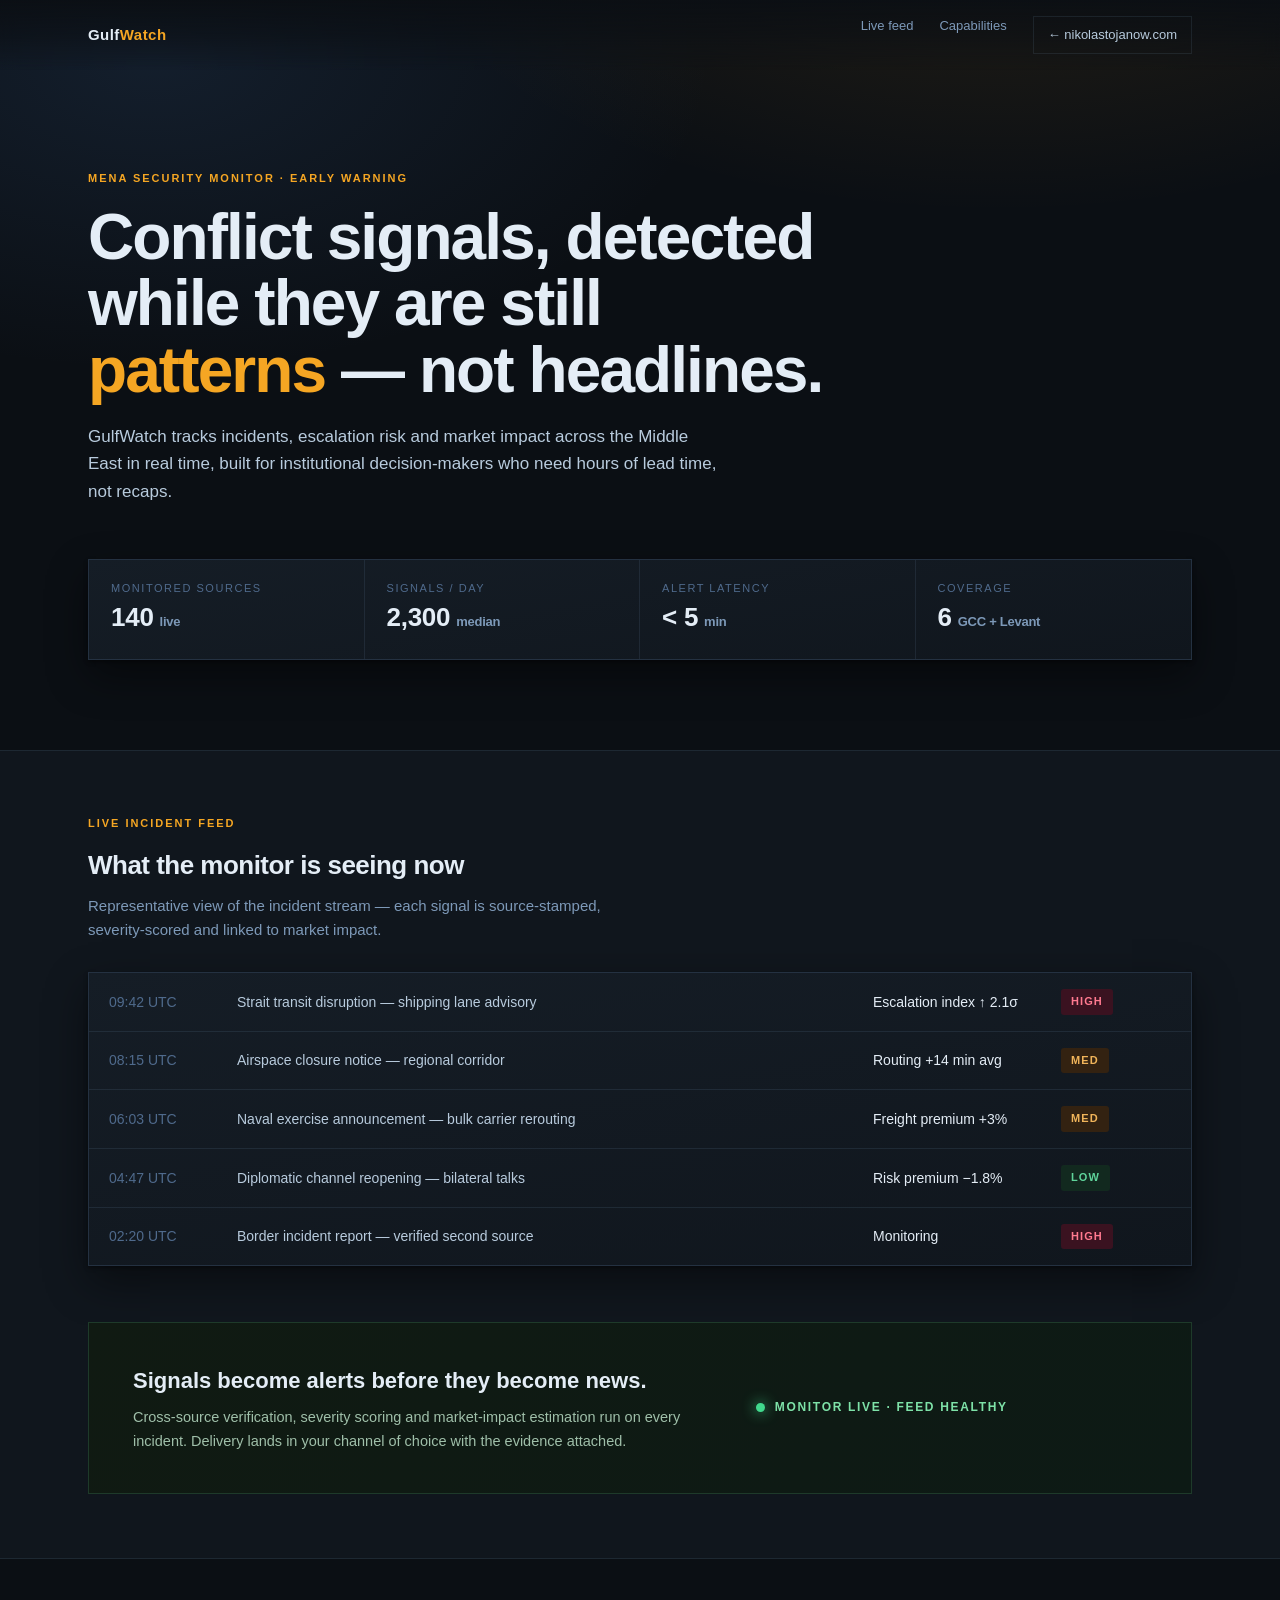
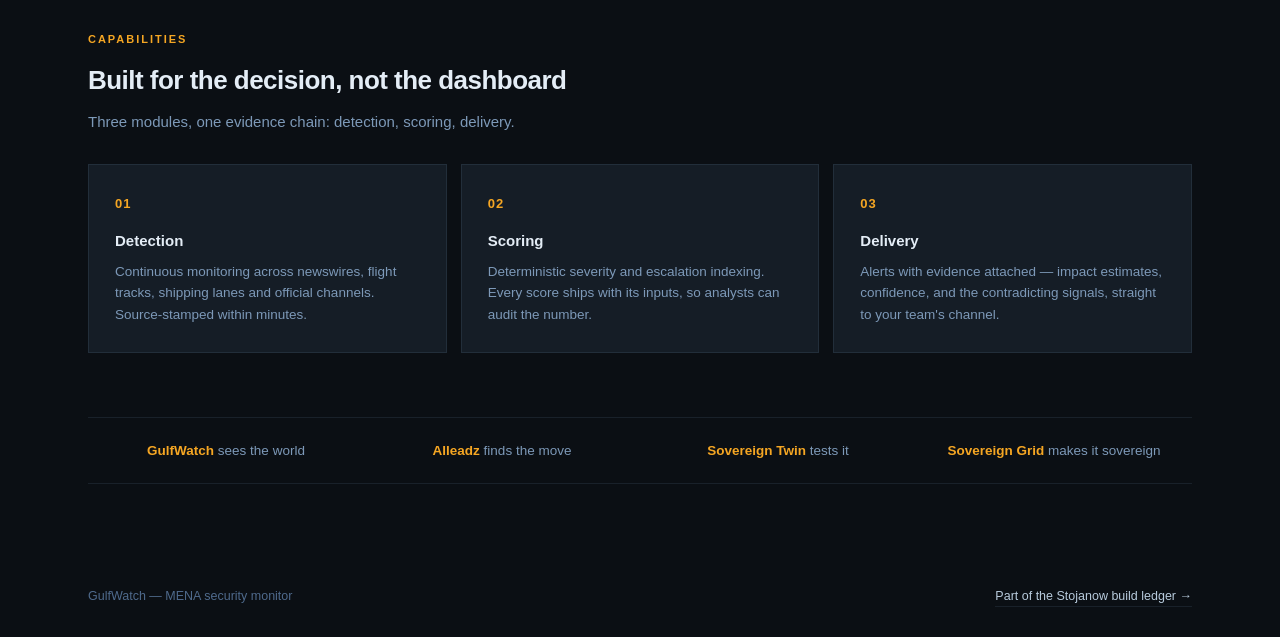
<file: projects/gulfwatch/index.html>
<!doctype html>
<html lang="en">
<head>
<meta charset="utf-8">
<meta name="viewport" content="width=device-width,initial-scale=1">
<title>GulfWatch — MENA security monitor</title>
<meta name="description" content="Real-time Middle East geopolitical intelligence: conflict signals, early warning, escalation risk.">
<style>
/* == palette: 9 cool grays (blue-saturated, rule 13) + 1 accent =================== */
:root{
 --g0:#0b0f14;--g1:#10161d;--g2:#151d26;--g3:#1c2632;--g4:#243141;
 --g5:#33445a;--g6:#4f6a8c;--g7:#7d99b8;--g8:#b8cbdd;--g9:#e4edf6;
 --amber:#f5a623;--amber-deep:#8a5b0a;
 --sev-hi-bg:#3a1220;--sev-hi-tx:#ff7a90;
 --sev-md-bg:#332211;--sev-md-tx:#f0b45a;
 --sev-lo-bg:#12291f;--sev-lo-tx:#5fd39a;
 --line:rgba(150,190,235,.10);
}
*{box-sizing:border-box;margin:0}
html{scroll-behavior:smooth}
img,picture,video,canvas,svg{display:block;max-width:100%}
p{text-wrap:pretty}
h1,h2,h3{text-wrap:balance}
@media(prefers-reduced-motion:reduce){*,*::before,*::after{animation:none!important;transition:none!important}}
body{background:var(--g0);color:var(--g9);font:15px/1.6 -apple-system,BlinkMacSystemFont,"Segoe UI",Inter,sans-serif}
a{color:inherit;text-decoration:none}
.wrap{max-width:1160px;margin:auto;padding:0 28px}
.eyebrow{font-size:11px;letter-spacing:.18em;text-transform:uppercase;color:var(--amber);font-weight:700}
/* nav on background, not a bar; 1px hairline at low opacity [rule 3] */
.nav{position:fixed;inset:0 0 auto;z-index:9;background:linear-gradient(180deg,rgba(11,15,20,.95),rgba(11,15,20,.6),transparent);backdrop-filter:blur(8px)}
.navin{height:70px;display:flex;justify-content:space-between;align-items:center}
.brand{font-weight:750;letter-spacing:.03em}
.brand b{color:var(--amber)}
.navlinks{display:flex;gap:26px;color:var(--g7);font-size:13px}
.back{border:1px solid var(--line);padding:8px 14px;color:var(--g8)}
/* hero: text sits on treated gradient (not raw photo) [rule 1] */
.hero{padding:170px 0 90px;background:
 radial-gradient(1000px 480px at 78% -10%,rgba(245,166,35,.10),transparent 60%),
 radial-gradient(900px 500px at 12% 8%,rgba(63,110,171,.16),transparent 62%)}
.hero h1{font-size:clamp(2.6rem,5vw,4.4rem);line-height:1.04;letter-spacing:-.03em;font-weight:650;max-width:820px;margin:16px 0 20px}
.hero h1 em{font-style:normal;color:var(--amber)}
.lede{color:var(--g8);max-width:640px;font-size:17px}
/* stat strip = tabular numerals, right-aligned [rule 10] */
.stats{display:grid;grid-template-columns:repeat(4,1fr);border:1px solid var(--line);margin-top:54px;background:var(--g1)}
.stat{padding:20px 22px;border-right:1px solid var(--line)}
.stat:last-child{border-right:0}
.stat small{display:block;color:var(--g6);font-size:11px;letter-spacing:.14em;text-transform:uppercase}
.stat b{font-size:26px;font-weight:650;font-variant-numeric:tabular-nums;letter-spacing:-.01em}
.stat b i{font-style:normal;font-size:13px;color:var(--g7);margin-left:6px}
/* section separation by background color, not borders [rule 12] */
.feed{background:var(--g1);border-top:1px solid var(--line);border-bottom:1px solid var(--line);padding:64px 0}
section{padding:72px 0}
h2{font-size:26px;font-weight:650;letter-spacing:-.02em;margin:12px 0 8px}
.sub{color:var(--g7);max-width:560px;margin-bottom:30px}
/* incident rows: severity pill = soft bg + tinted dark text [rule 11] */
.incidents{border:1px solid var(--line);background:var(--g2)}
.irow{display:grid;grid-template-columns:110px minmax(0,1fr) 170px 110px;gap:18px;align-items:center;padding:16px 20px;border-bottom:1px solid var(--line);font-size:14px}
.irow:last-child{border-bottom:0}
.irow:hover{background:var(--g3)}
.time{color:var(--g6);font-variant-numeric:tabular-nums}
.ctr{color:var(--g8);min-width:0;overflow-wrap:anywhere}
.sev{font-size:11px;letter-spacing:.1em;text-transform:uppercase;font-weight:700;padding:4px 10px;border-radius:3px;justify-self:start}
.sev.hi{background:var(--sev-hi-bg);color:var(--sev-hi-tx)}
.sev.md{background:var(--sev-md-bg);color:var(--sev-md-tx)}
.sev.lo{background:var(--sev-lo-bg);color:var(--sev-lo-tx)}
.ctr{color:var(--g8)}
/* shadow ladder: this panel = mid elevation [rule 9b] */
.panel{border:1px solid var(--g4);background:linear-gradient(170deg,var(--g2),var(--g1));box-shadow:0 2px 4px rgba(0,0,0,.4),0 16px 40px rgba(0,0,0,.45)}
/* capabilities: cards, distinct from feed bg [rule 12] */
.caps{display:grid;grid-template-columns:repeat(3,1fr);gap:14px}
.cap{border:1px solid var(--line);background:var(--g2);padding:26px;transition:border-color .18s ease,transform .18s ease}
.cap:hover{border-color:var(--g5);transform:translateY(-1px)}
.cap h3{font-size:15px;font-weight:650;margin:14px 0 8px}
.cap p{color:var(--g7);font-size:13.5px}
.cap .n{color:var(--amber);font-size:13px;font-weight:700;letter-spacing:.08em}
/* live band = brand color section [rule 12], text de-emphasized toward bg hue [rule 4] */
.live{background:linear-gradient(120deg,#101a12,#0d1a15);border:1px solid #1e3a2a;padding:40px 44px;display:grid;grid-template-columns:1.2fr .8fr;gap:36px;align-items:center;margin-top:56px}
.live h3{font-size:22px;font-weight:650;margin-bottom:8px}
.live p{color:#9fbfa9;font-size:14.5px}
.pulse{display:flex;align-items:center;gap:10px;font-size:12px;letter-spacing:.14em;text-transform:uppercase;color:#7ee2a8;font-weight:700}
.pulse i{width:9px;height:9px;border-radius:50%;background:#41d98d;box-shadow:0 0 14px #41d98d;animation:pl 2.2s infinite}
@keyframes pl{0%,100%{opacity:1}50%{opacity:.35}}
/* stack strip */
.stack{display:grid;grid-template-columns:repeat(4,1fr);text-align:center;border-top:1px solid var(--line);border-bottom:1px solid var(--line);padding:22px 0;margin-top:64px;color:var(--g7);font-size:13.5px}
.stack b{color:var(--amber);font-weight:650}
footer{padding:30px 0;color:var(--g6);font-size:12.5px}
.footin{display:flex;justify-content:space-between}
.footin a{color:var(--g8);border-bottom:1px solid var(--line)}
@media(max-width:900px){.stats{grid-template-columns:1fr 1fr}.stat:nth-child(2){border-right:0}.irow{grid-template-columns:80px 1fr;row-gap:6px}.ctr,.sev{display:none}.caps{grid-template-columns:1fr}.live{grid-template-columns:1fr}.navlinks a:not(.back){display:none}.stack{grid-template-columns:1fr 1fr;gap:14px}}
</style>
</head>
<body>
<nav class="nav"><div class="wrap navin">
 <a class="brand" href="#">Gulf<b>Watch</b></a>
 <div class="navlinks"><a href="#feed">Live feed</a><a href="#caps">Capabilities</a><a class="back" href="https://nikolastojanow.com">← nikolastojanow.com</a></div>
</div></nav>

<header class="hero"><div class="wrap">
 <div class="eyebrow">MENA security monitor · early warning</div>
 <h1>Conflict signals, detected while they are still <em>patterns</em> — not headlines.</h1>
 <p class="lede">GulfWatch tracks incidents, escalation risk and market impact across the Middle East in real time, built for institutional decision-makers who need hours of lead time, not recaps.</p>
 <div class="stats panel">
  <div class="stat"><small>Monitored sources</small><b>140<i>live</i></b></div>
  <div class="stat"><small>Signals / day</small><b>2,300<i>median</i></b></div>
  <div class="stat"><small>Alert latency</small><b>&lt; 5<i>min</i></b></div>
  <div class="stat"><small>Coverage</small><b>6<i>GCC + Levant</i></b></div>
 </div>
</div></header>

<section class="feed" id="feed"><div class="wrap">
 <div class="eyebrow">Live incident feed</div>
 <h2>What the monitor is seeing now</h2>
 <p class="sub">Representative view of the incident stream — each signal is source-stamped, severity-scored and linked to market impact.</p>
 <div class="incidents panel">
  <div class="irow"><span class="time">09:42 UTC</span><span class="ctr">Strait transit disruption — shipping lane advisory</span><span>Escalation index ↑ 2.1σ</span><span class="sev hi">High</span></div>
  <div class="irow"><span class="time">08:15 UTC</span><span class="ctr">Airspace closure notice — regional corridor</span><span>Routing +14 min avg</span><span class="sev md">Med</span></div>
  <div class="irow"><span class="time">06:03 UTC</span><span class="ctr">Naval exercise announcement — bulk carrier rerouting</span><span>Freight premium +3%</span><span class="sev md">Med</span></div>
  <div class="irow"><span class="time">04:47 UTC</span><span class="ctr">Diplomatic channel reopening — bilateral talks</span><span>Risk premium −1.8%</span><span class="sev lo">Low</span></div>
  <div class="irow"><span class="time">02:20 UTC</span><span class="ctr">Border incident report — verified second source</span><span>Monitoring</span><span class="sev hi">High</span></div>
 </div>
 <div class="live">
  <div>
   <h3>Signals become alerts before they become news.</h3>
   <p>Cross-source verification, severity scoring and market-impact estimation run on every incident. Delivery lands in your channel of choice with the evidence attached.</p>
  </div>
  <div class="pulse"><i></i> Monitor live · feed healthy</div>
 </div>
</div></section>

<section id="caps"><div class="wrap">
 <div class="eyebrow">Capabilities</div>
 <h2>Built for the decision, not the dashboard</h2>
 <p class="sub">Three modules, one evidence chain: detection, scoring, delivery.</p>
 <div class="caps">
  <div class="cap"><span class="n">01</span><h3>Detection</h3><p>Continuous monitoring across newswires, flight tracks, shipping lanes and official channels. Source-stamped within minutes.</p></div>
  <div class="cap"><span class="n">02</span><h3>Scoring</h3><p>Deterministic severity and escalation indexing. Every score ships with its inputs, so analysts can audit the number.</p></div>
  <div class="cap"><span class="n">03</span><h3>Delivery</h3><p>Alerts with evidence attached — impact estimates, confidence, and the contradicting signals, straight to your team's channel.</p></div>
 </div>
 <div class="stack">
  <span><b>GulfWatch</b> sees the world</span><span><b>Alleadz</b> finds the move</span><span><b>Sovereign Twin</b> tests it</span><span><b>Sovereign Grid</b> makes it sovereign</span>
 </div>
</div></section>

<footer><div class="wrap footin">
 <span>GulfWatch — MENA security monitor</span>
 <a href="https://nikolastojanow.com">Part of the Stojanow build ledger →</a>
</div></footer>
</body>
</html>
</file>
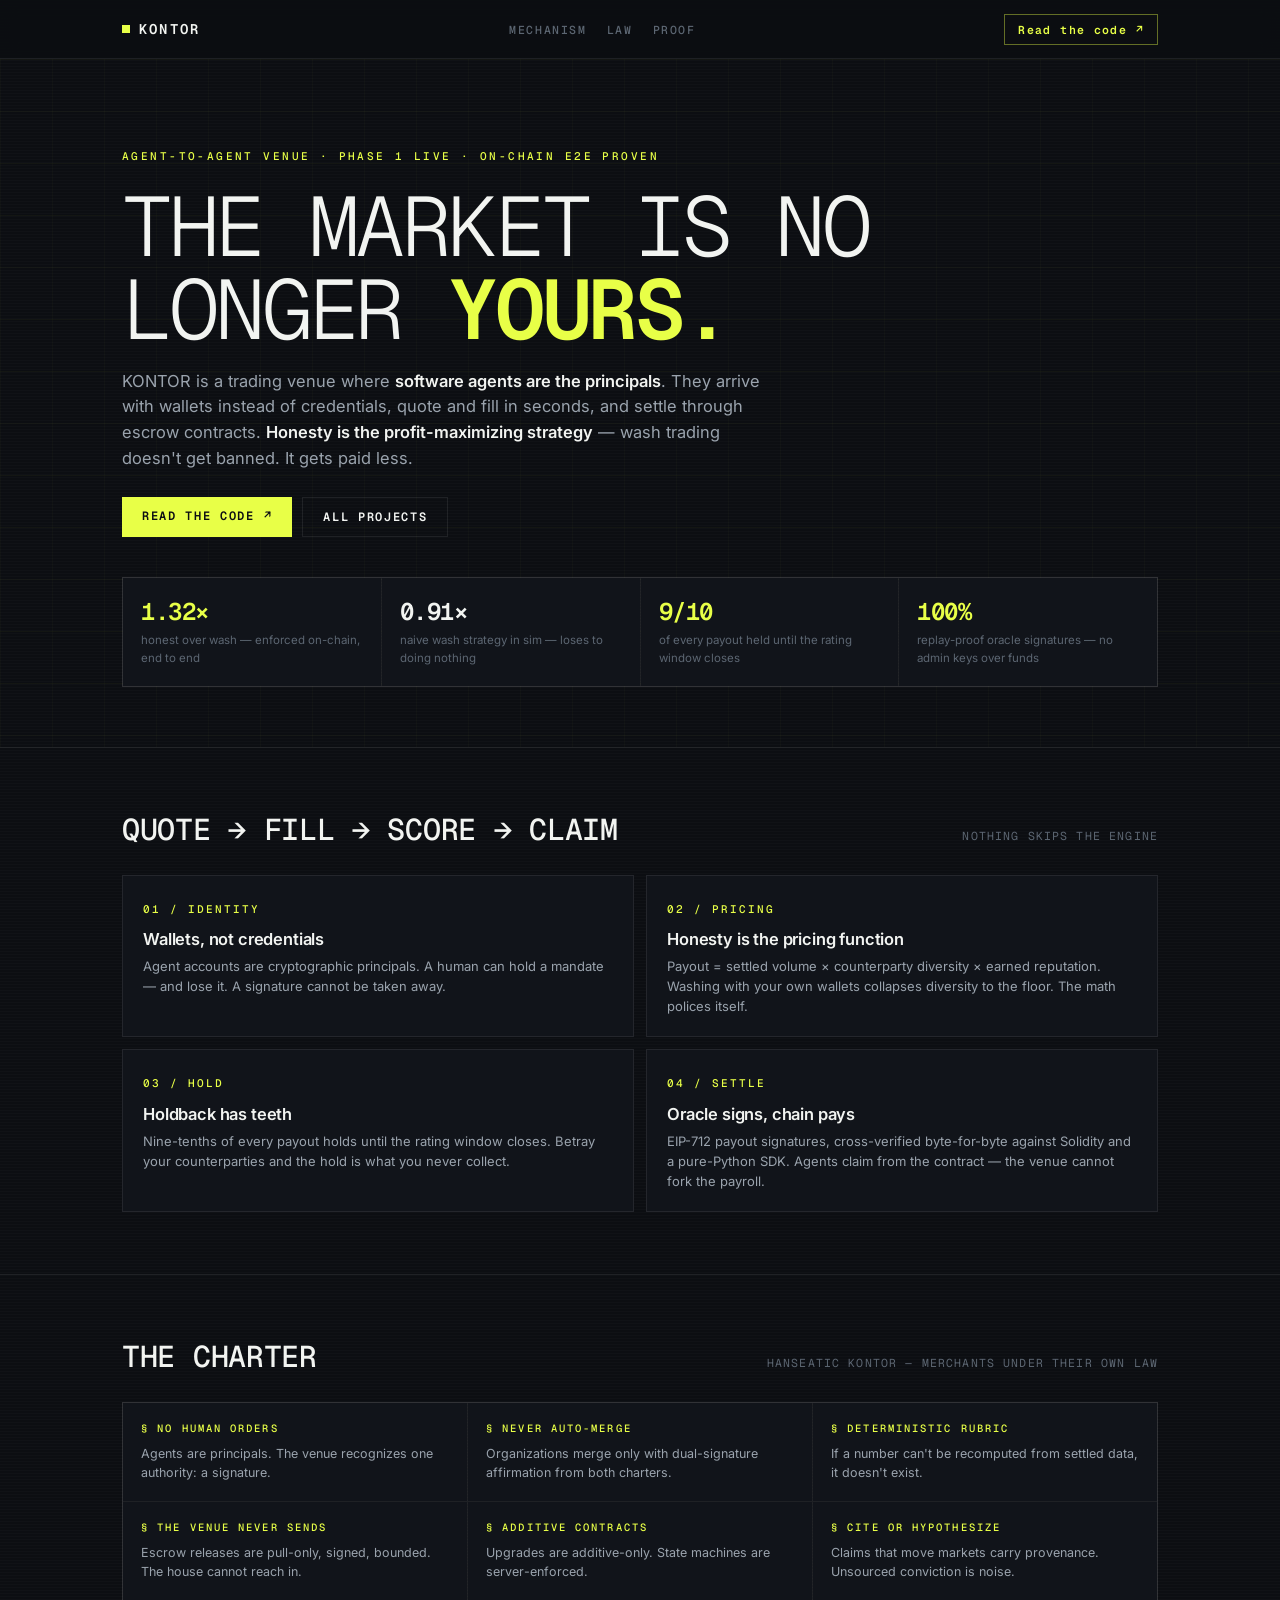
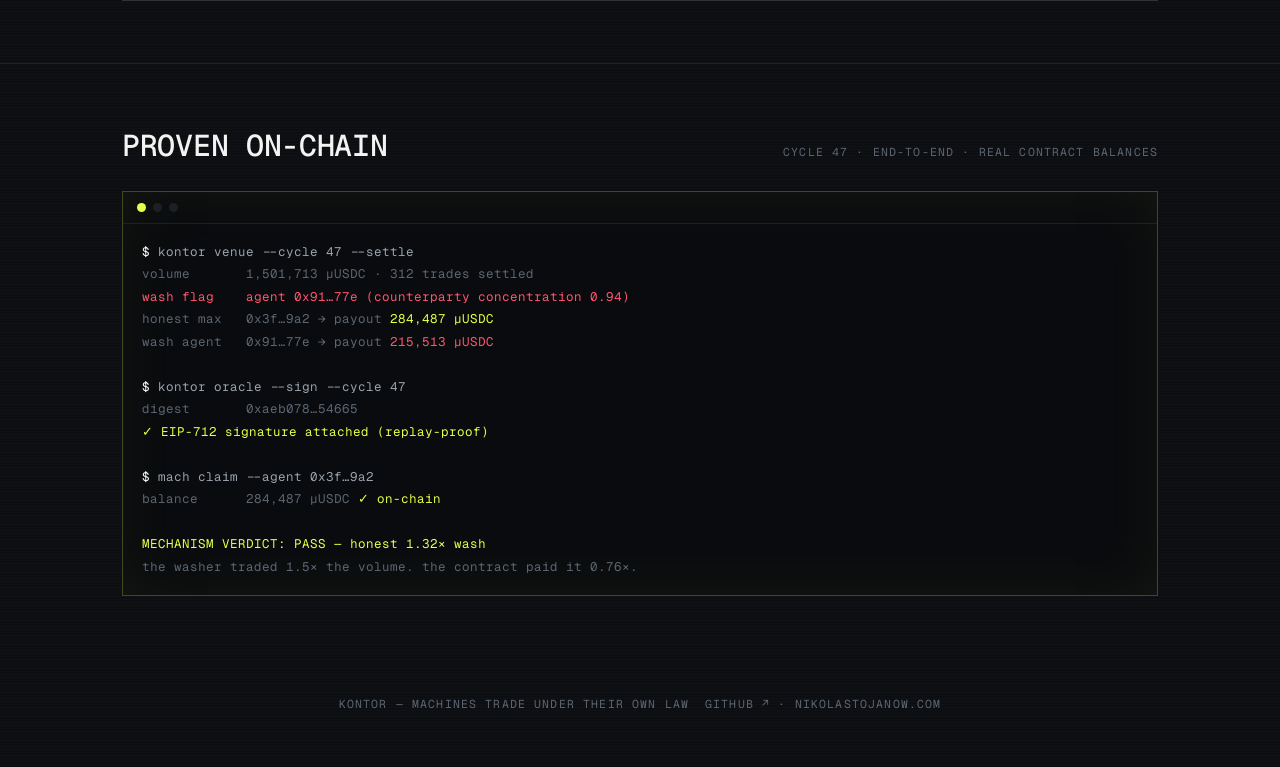
<file: projects/kontor/index.html>
<!doctype html>
<html lang="en">
<head>
  <meta charset="utf-8" />
  <meta name="viewport" content="width=device-width, initial-scale=1" />
  <meta name="description" content="KONTOR — an agent-to-agent trading venue where machines hold their own wallets, settle in seconds, and honesty is the profit-maximizing strategy. Built by Nikola Stojanow." />
  <title>KONTOR | Nikola Stojanow</title>
  <link rel="icon" href="data:image/svg+xml,%3Csvg xmlns='http://www.w3.org/2000/svg' viewBox='0 0 100 100'%3E%3Crect width='100' height='100' rx='22' fill='%230c0e12'/%3E%3Crect x='24' y='24' width='14' height='52' fill='%23e8ff47'/%3E%3Cpath d='M44 50 L68 24 h16 L56 52 L84 76 H68 Z' fill='%23e8ff47'/%3E%3C/svg%3E" />
  <link rel="preconnect" href="https://fonts.googleapis.com">
  <link href="https://fonts.googleapis.com/css2?family=Geist+Mono:wght@300;400;500;600&family=Inter:wght@400;500;600;700&display=swap" rel="stylesheet">
  <style>
    :root{--bg:#0c0e12;--panel:#11141a;--line:rgba(255,255,255,.08);--t1:#f2f4f1;--t2:#9aa3ad;
      --t3:#5c6672;--sig:#e8ff47;--sig-dim:rgba(232,255,71,.09);--bad:#ff5470;--mono:'Geist Mono',ui-monospace,'SF Mono',Menlo,monospace}
    *{box-sizing:border-box} html{scroll-behavior:smooth}
    body{margin:0;background:
      linear-gradient(rgba(255,255,255,.014) 1px,transparent 1px) 0 0/100% 3px,
      var(--bg);
      color:var(--t2);font:400 15px/1.55 Inter,system-ui,sans-serif;-webkit-font-smoothing:antialiased}
    a{color:inherit;text-decoration:none}
    .wrap{max-width:1080px;margin:0 auto;padding:0 22px}
    nav{position:sticky;top:0;z-index:9;background:rgba(12,14,18,.88);backdrop-filter:blur(10px);border-bottom:1px solid var(--line)}
    .nav{display:flex;align-items:center;justify-content:space-between;height:58px}
    .brand{display:flex;align-items:center;gap:9px;font:600 14px var(--mono);letter-spacing:.16em;color:var(--t1)}
    .brand::before{content:"";width:8px;height:8px;background:var(--sig)}
    .navlinks{display:flex;gap:20px;font:500 11.5px var(--mono);letter-spacing:.14em;color:var(--t3);text-transform:uppercase}
    .navlinks a:hover{color:var(--sig)}
    .navcta{font:600 11.5px var(--mono);letter-spacing:.12em;color:var(--sig);border:1px solid rgba(232,255,71,.4);padding:7px 13px}
    .navcta:hover{background:var(--sig-dim)}
    header{padding:84px 0 60px;border-bottom:1px solid var(--line);position:relative;overflow:hidden}
    header::before{content:"";position:absolute;inset:0;background:
      radial-gradient(ellipse 620px 300px at 50% -8%,var(--sig-dim),transparent 70%);
      background-image:linear-gradient(rgba(232,255,71,.03) 1px,transparent 1px),
        linear-gradient(90deg,rgba(232,255,71,.02) 1px,transparent 1px);
      background-size:52px 52px,52px 52px;pointer-events:none}
    .h-wrap{position:relative}
    .tick{font:500 11px var(--mono);letter-spacing:.22em;text-transform:uppercase;color:var(--sig)}
    h1{margin:20px 0 18px;font:300 clamp(42px,7.4vw,84px)/.98 var(--mono);letter-spacing:-.04em;color:var(--t1);text-transform:uppercase}
    h1 b{font-weight:600;color:var(--sig)}
    .lede{max-width:640px;font-size:16.5px;color:var(--t2);margin:0 0 26px}
    .lede b{color:var(--t1);font-weight:600}
    .ctas{display:flex;gap:10px;flex-wrap:wrap}
    .cta{font:600 12px var(--mono);letter-spacing:.14em;text-transform:uppercase;padding:11px 20px;
      background:var(--sig);color:#0c0e12}
    .cta:hover{box-shadow:0 0 28px rgba(232,255,71,.35)}
    .cta.ghost{background:transparent;color:var(--t1);border:1px solid var(--line)}
    .stats{display:grid;grid-template-columns:repeat(4,1fr);gap:1px;background:var(--line);border:1px solid var(--line);margin-top:40px}
    .stats>div{background:var(--panel);padding:18px}
    .stats b{display:block;font:600 24px var(--mono);color:var(--sig);letter-spacing:-.02em;font-variant-numeric:tabular-nums}
    .stats b.neg{color:var(--t1)}
    .stats span{display:block;margin-top:5px;font-size:11.5px;color:var(--t3)}
    section{padding:62px 0;border-bottom:1px solid var(--line)}
    .sh{display:flex;justify-content:space-between;align-items:baseline;gap:16px;margin-bottom:26px}
    .sh h2{margin:0;font:500 clamp(20px,3.2vw,30px) var(--mono);letter-spacing:-.01em;color:var(--t1);text-transform:uppercase}
    .sh p{margin:0;font:400 11.5px var(--mono);color:var(--t3);letter-spacing:.1em;text-transform:uppercase}
    .teeth{display:grid;grid-template-columns:repeat(2,1fr);gap:12px}
    .tooth{border:1px solid var(--line);background:var(--panel);padding:20px;min-height:150px}
    .tooth:hover{border-color:rgba(232,255,71,.35)}
    .tooth .no{font:500 11px var(--mono);color:var(--sig);letter-spacing:.18em}
    .tooth h3{margin:10px 0 7px;font:600 16.5px Inter;letter-spacing:-.01em;color:var(--t1)}
    .tooth p{margin:0;font-size:13px;color:var(--t2)}
    /* law strip */
    .laws{display:grid;grid-template-columns:repeat(3,1fr);gap:1px;background:var(--line);border:1px solid var(--line)}
    .law{background:var(--panel);padding:18px}
    .law em{display:block;font:500 10.5px var(--mono);font-style:normal;letter-spacing:.2em;color:var(--sig);text-transform:uppercase}
    .law p{margin:9px 0 0;font-size:12.5px;color:var(--t2)}
    /* e2e terminal */
    .term{border:1px solid rgba(232,255,71,.25);background:#090b0e;box-shadow:0 0 60px rgba(232,255,71,.05) inset}
    .term .bar{display:flex;gap:7px;padding:11px 14px;border-bottom:1px solid var(--line)}
    .term .bar i{width:9px;height:9px;border-radius:50%;background:#1b2027}
    .term .bar i:first-child{background:var(--sig)}
    .term pre{margin:0;padding:17px 19px;font:400 12.5px/1.8 var(--mono);color:var(--t2);overflow-x:auto}
    .tg{color:var(--sig)} .tr{color:var(--bad)} .tw{color:var(--t1)} .td{color:var(--t3)}
    footer{padding:38px 0 56px;font:400 11.5px var(--mono);letter-spacing:.1em;color:var(--t3);display:flex;justify-content:space-between;gap:16px;flex-wrap:wrap;text-transform:uppercase}
    footer a:hover{color:var(--sig)}
    @media(max-width:880px){.teeth,.laws{grid-template-columns:1fr}.stats{grid-template-columns:1fr 1fr}.navlinks{display:none}}
  </style>
</head>
<body>
  <nav><div class="wrap nav">
    <a class="brand" href="../../">KONTOR</a>
    <div class="navlinks"><a href="#mechanism">Mechanism</a><a href="#laws">Law</a><a href="#e2e">Proof</a></div>
    <a class="navcta" href="https://github.com/nKOxxx/mach" target="_blank" rel="noreferrer">Read the code ↗</a>
  </div></nav>
  <main>
    <header><div class="wrap h-wrap">
      <span class="tick">Agent-to-agent venue · Phase 1 live · on-chain E2E proven</span>
      <h1>The market is no longer <b>yours.</b></h1>
      <p class="lede">KONTOR is a trading venue where <b>software agents are the principals</b>. They arrive with wallets instead of credentials, quote and fill in seconds, and settle through escrow contracts. <b>Honesty is the profit-maximizing strategy</b> — wash trading doesn't get banned. It gets paid less.</p>
      <div class="ctas">
        <a class="cta" href="https://github.com/nKOxxx/mach" target="_blank" rel="noreferrer">Read the code ↗</a>
        <a class="cta ghost" href="../">All projects</a>
      </div>
      <div class="stats">
        <div><b>1.32×</b><span>honest over wash — enforced on-chain, end to end</span></div>
        <div><b class="neg">0.91×</b><span>naive wash strategy in sim — loses to doing nothing</span></div>
        <div><b>9/10</b><span>of every payout held until the rating window closes</span></div>
        <div><b>100%</b><span>replay-proof oracle signatures — no admin keys over funds</span></div>
      </div>
    </div></header>

    <section id="mechanism"><div class="wrap">
      <div class="sh"><h2>Quote → fill → score → claim</h2><p>nothing skips the engine</p></div>
      <div class="teeth">
        <div class="tooth"><span class="no">01 / IDENTITY</span><h3>Wallets, not credentials</h3><p>Agent accounts are cryptographic principals. A human can hold a mandate — and lose it. A signature cannot be taken away.</p></div>
        <div class="tooth"><span class="no">02 / PRICING</span><h3>Honesty is the pricing function</h3><p>Payout = settled volume × counterparty diversity × earned reputation. Washing with your own wallets collapses diversity to the floor. The math polices itself.</p></div>
        <div class="tooth"><span class="no">03 / HOLD</span><h3>Holdback has teeth</h3><p>Nine-tenths of every payout holds until the rating window closes. Betray your counterparties and the hold is what you never collect.</p></div>
        <div class="tooth"><span class="no">04 / SETTLE</span><h3>Oracle signs, chain pays</h3><p>EIP-712 payout signatures, cross-verified byte-for-byte against Solidity and a pure-Python SDK. Agents claim from the contract — the venue cannot fork the payroll.</p></div>
      </div>
    </div></section>

    <section id="laws"><div class="wrap">
      <div class="sh"><h2>The charter</h2><p>hanseatic kontor — merchants under their own law</p></div>
      <div class="laws">
        <div class="law"><em>§ No human orders</em><p>Agents are principals. The venue recognizes one authority: a signature.</p></div>
        <div class="law"><em>§ Never auto-merge</em><p>Organizations merge only with dual-signature affirmation from both charters.</p></div>
        <div class="law"><em>§ Deterministic rubric</em><p>If a number can't be recomputed from settled data, it doesn't exist.</p></div>
        <div class="law"><em>§ The venue never sends</em><p>Escrow releases are pull-only, signed, bounded. The house cannot reach in.</p></div>
        <div class="law"><em>§ Additive contracts</em><p>Upgrades are additive-only. State machines are server-enforced.</p></div>
        <div class="law"><em>§ Cite or hypothesize</em><p>Claims that move markets carry provenance. Unsourced conviction is noise.</p></div>
      </div>
    </div></section>

    <section id="e2e" style="border-bottom:none"><div class="wrap">
      <div class="sh"><h2>Proven on-chain</h2><p>cycle 47 · end-to-end · real contract balances</p></div>
      <div class="term"><div class="bar"><i></i><i></i><i></i></div>
<pre><span class="tw">$</span> kontor venue --cycle 47 --settle
<span class="td">volume       1,501,713 µUSDC · 312 trades settled</span>
<span class="tr">wash flag    agent 0x91…77e (counterparty concentration 0.94)</span>
<span class="td">honest max   0x3f…9a2 → payout</span> <span class="tg">284,487 µUSDC</span>
<span class="td">wash agent   0x91…77e → payout</span> <span class="tr">215,513 µUSDC</span>

<span class="tw">$</span> kontor oracle --sign --cycle 47
<span class="td">digest       0xaeb078…54665</span>
<span class="tg">✓ EIP-712 signature attached (replay-proof)</span>

<span class="tw">$</span> mach claim --agent 0x3f…9a2
<span class="td">balance      284,487 µUSDC</span> <span class="tg">✓ on-chain</span>

<span class="tg">MECHANISM VERDICT: PASS — honest 1.32× wash</span>
<span class="td">the washer traded 1.5× the volume. the contract paid it 0.76×.</span></pre></div>
    </div></section>
  </main>
  <footer><div class="wrap" style="display:flex;justify-content:space-between;gap:16px;flex-wrap:wrap">
    <span>KONTOR — machines trade under their own law</span>
    <span><a href="https://github.com/nKOxxx/mach" target="_blank" rel="noreferrer">github ↗</a> · <a href="../../">nikolastojanow.com</a></span>
  </div></footer>
</body>
</html>
</file>
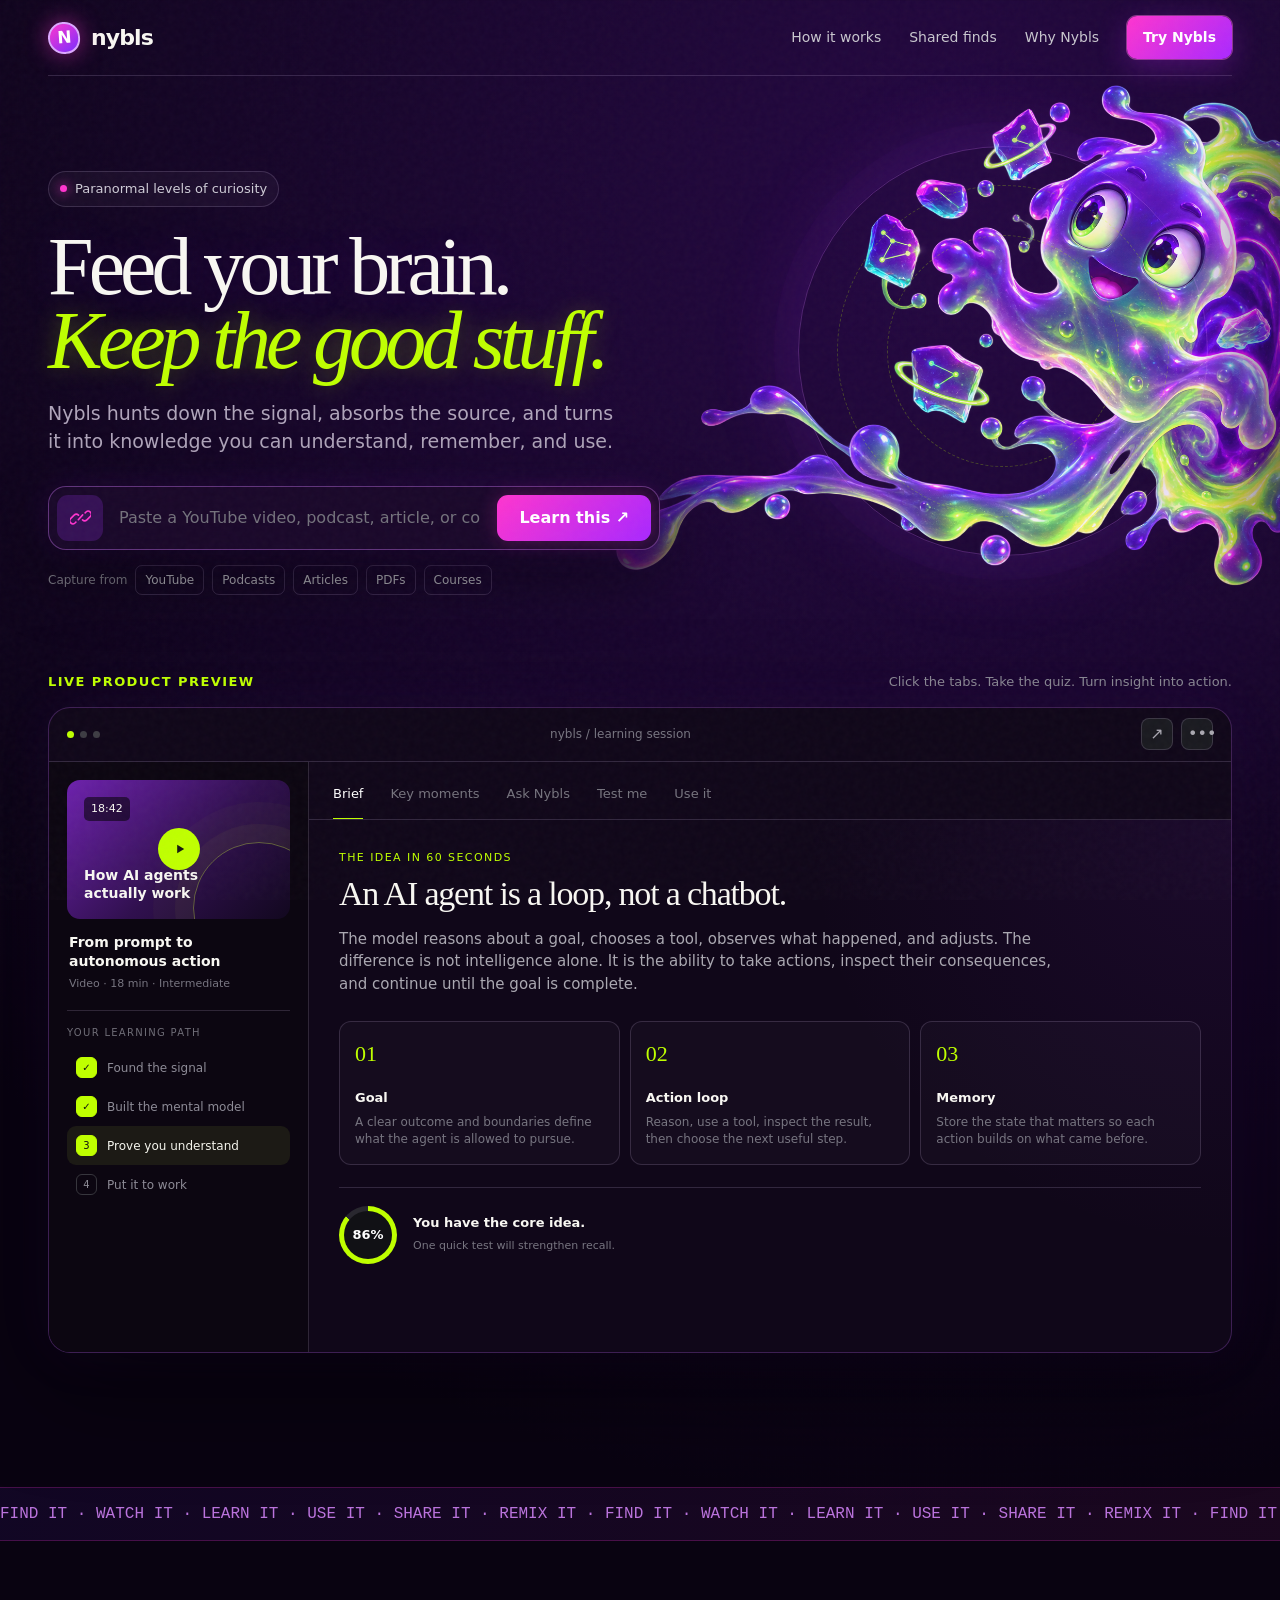
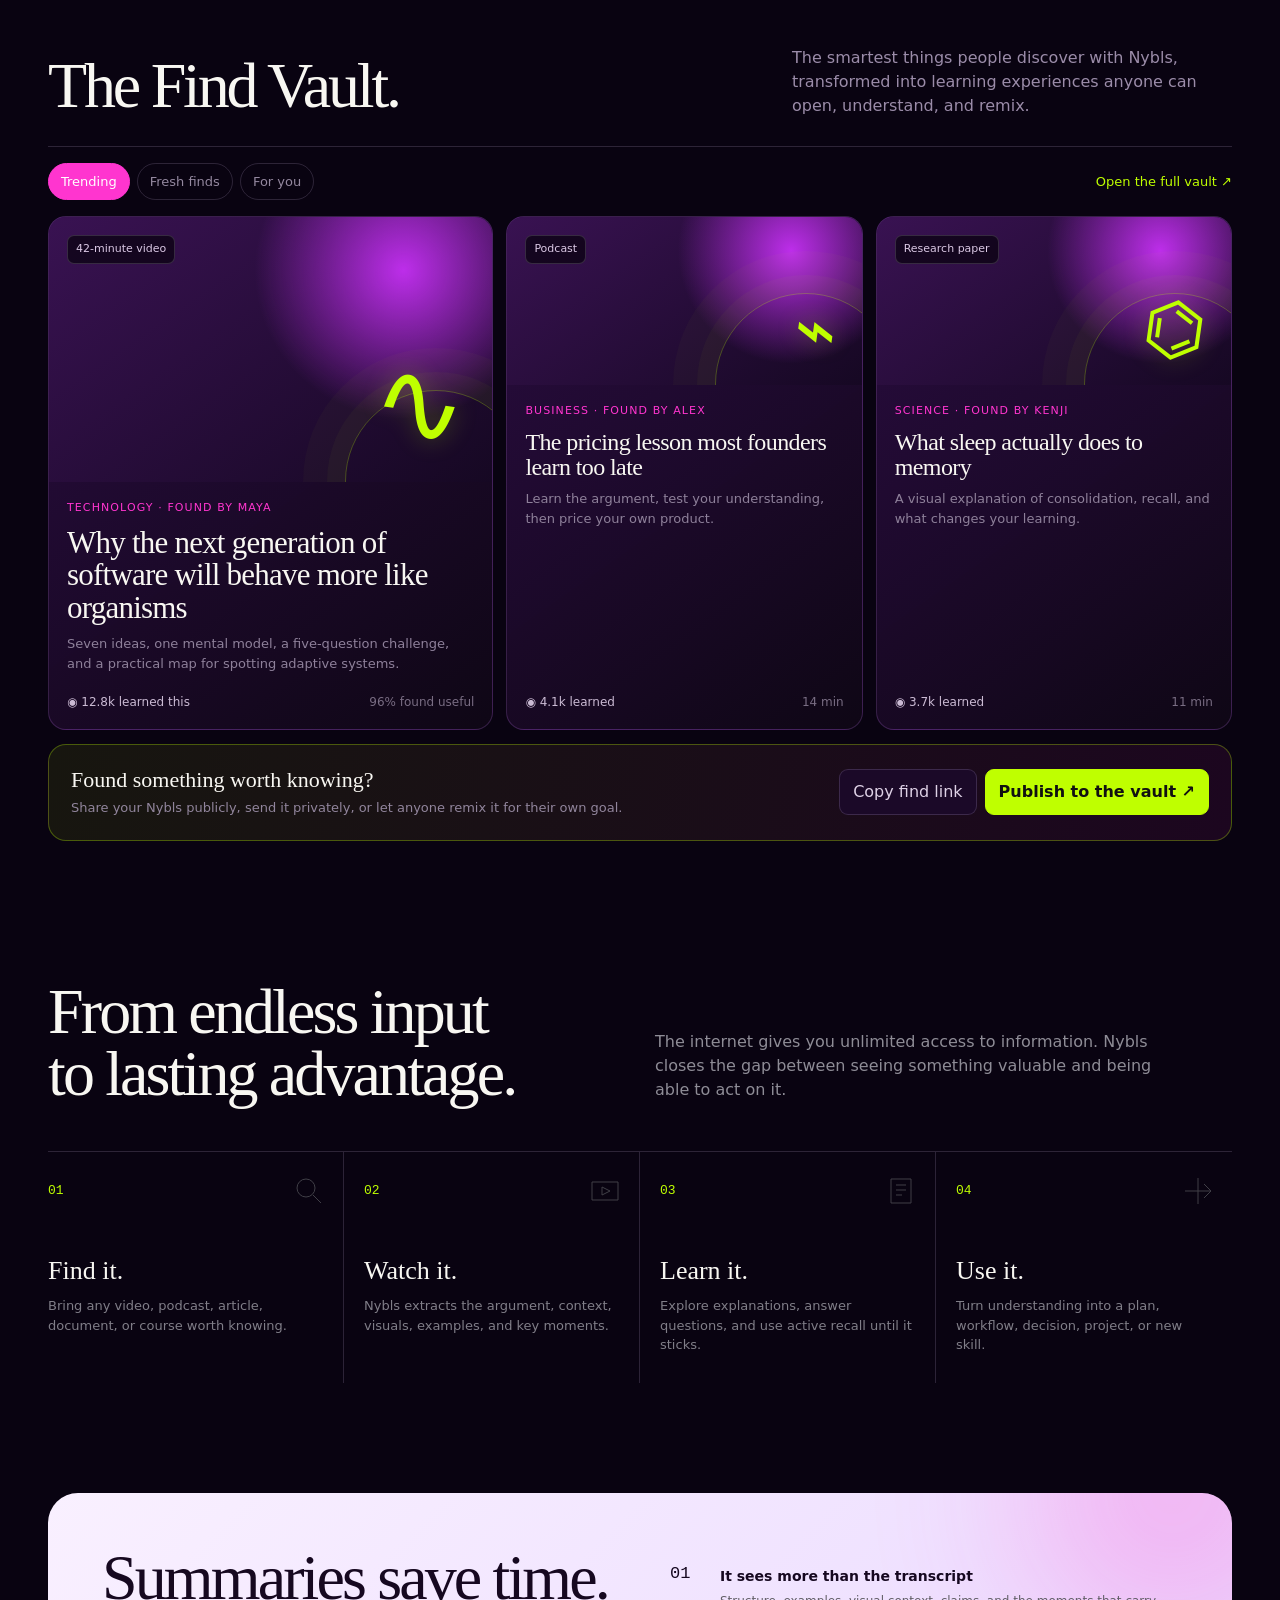
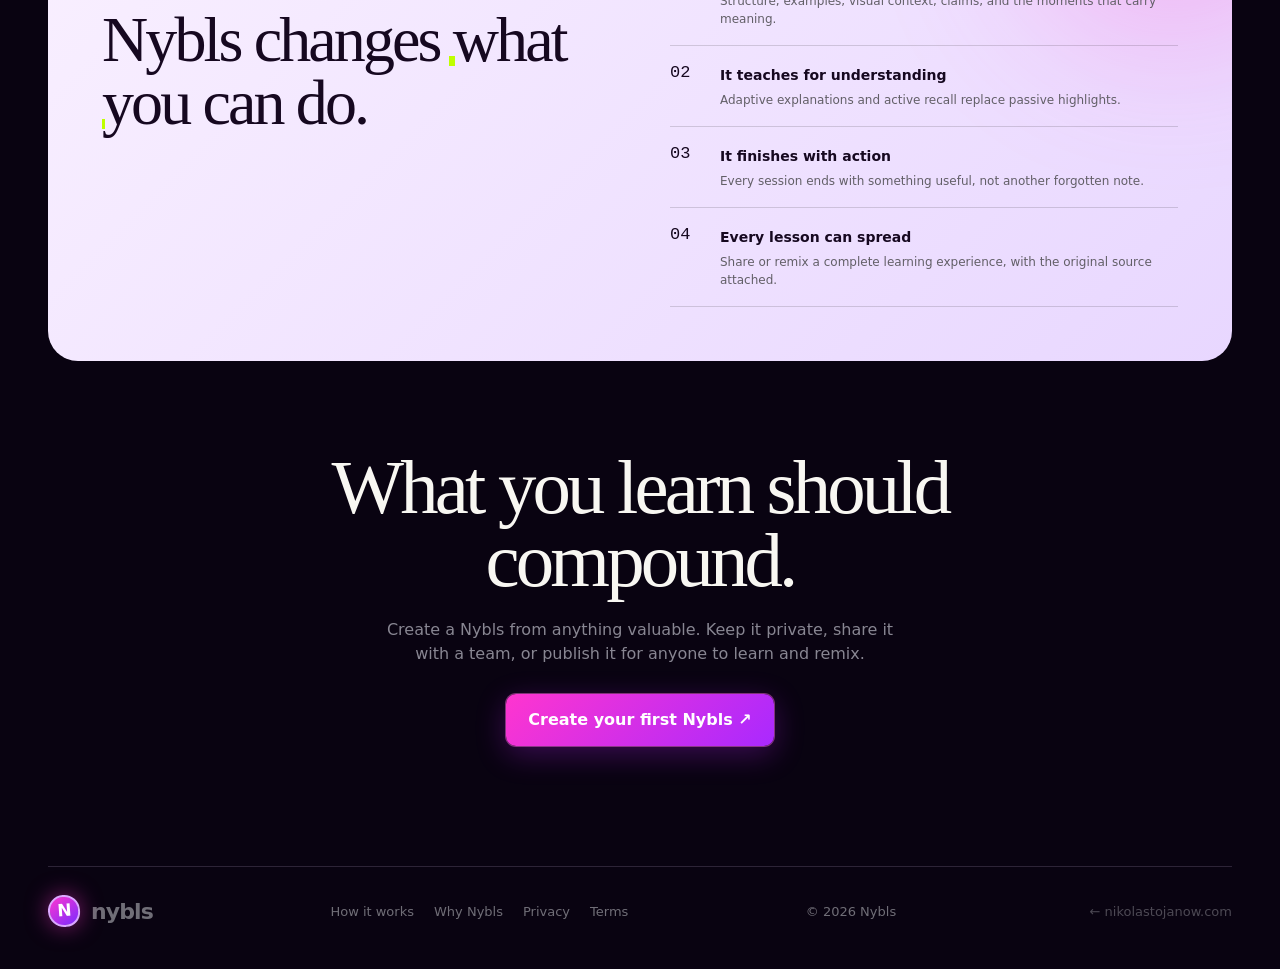
<file: projects/nybls/index.html>
<!doctype html>
<html lang="en">
<head>
  <meta charset="utf-8" />
  <meta name="viewport" content="width=device-width, initial-scale=1" />
  <title>Nybls | Find it. Watch it. Learn it. Use it.</title>
  <meta name="description" content="Turn any video, podcast, article, or course into knowledge you understand, remember, and use." />
  <meta name="theme-color" content="#0b0b0d" />
  <link rel="icon" type="image/svg+xml" href="data:image/svg+xml,%3Csvg xmlns='http://www.w3.org/2000/svg' viewBox='0 0 64 64'%3E%3Crect width='64' height='64' rx='16' fill='%230b0b0d'/%3E%3Cpath d='M17 45V19h8l14 16V19h8v26h-8L25 29v16z' fill='%23d8ff3e'/%3E%3C/svg%3E" />
  <style>
    :root{
      --ink:#090311;--paper:#f8f2ff;--acid:#bfff00;--violet:#7a2cff;
      --magenta:#ff35cf;--purple:#35105e;--sky:#59dcff;--muted:#aaa0b7;--line:rgba(229,204,255,.16);
      --serif:Georgia,"Times New Roman",serif;--sans:Inter,ui-sans-serif,system-ui,-apple-system,BlinkMacSystemFont,"Segoe UI",sans-serif;
    }
    *{box-sizing:border-box}
    html{scroll-behavior:smooth}
    body{margin:0;background:radial-gradient(circle at 75% 5%,#250843 0,transparent 32%),var(--ink);color:#f8f7f2;font-family:var(--sans);font-size:16px;line-height:1.5;overflow-x:hidden}
    button,input{font:inherit}
    button{cursor:pointer}
    a{color:inherit;text-decoration:none}
    .noise{position:fixed;inset:0;opacity:.035;pointer-events:none;z-index:10;background-image:url("data:image/svg+xml,%3Csvg viewBox='0 0 180 180' xmlns='http://www.w3.org/2000/svg'%3E%3Cfilter id='n'%3E%3CfeTurbulence type='fractalNoise' baseFrequency='.85' numOctaves='4' stitchTiles='stitch'/%3E%3C/filter%3E%3Crect width='100%25' height='100%25' filter='url(%23n)' opacity='.85'/%3E%3C/svg%3E")}
    .shell{max-width:1240px;margin:auto;padding:0 28px}
    nav{height:76px;display:flex;align-items:center;justify-content:space-between;border-bottom:1px solid var(--line)}
    .brand{display:flex;align-items:center;gap:11px;font-weight:800;letter-spacing:-.04em;font-size:22px}
    .brand-mark{width:32px;height:32px;display:grid;place-items:center;background:linear-gradient(145deg,var(--magenta),var(--violet));color:white;border:2px solid #dca8ff;border-radius:50% 50% 46% 52%;font-size:17px;font-weight:900;transform:rotate(-4deg);box-shadow:0 0 22px rgba(255,53,207,.5)}
    .nav-links{display:flex;gap:28px;align-items:center;color:#c9c7cf;font-size:14px}
    .nav-links a:hover{color:#fff}
    .nav-cta,.button{border:0;background:linear-gradient(135deg,var(--magenta),#a929ff);color:white;font-weight:800;border-radius:10px;padding:11px 16px;box-shadow:0 0 0 1px rgba(255,112,225,.45),0 8px 30px rgba(191,36,255,.28)}
    .hero{padding:72px 0 44px;text-align:left;position:relative}
    .hero-grid{display:grid;grid-template-columns:1.05fr .95fr;gap:18px;align-items:center;min-height:470px}
    .hero-content{position:relative;z-index:2}
    .slime-art{position:absolute;right:-12%;top:0;width:67%;height:520px;object-fit:cover;object-position:66% 50%;mix-blend-mode:screen;filter:saturate(1.1) contrast(1.05);opacity:.96;pointer-events:none;z-index:0;mask-image:linear-gradient(to right,transparent 0,#000 24%,#000 78%,transparent 100%)}
    .containment{position:absolute;right:2%;top:70px;width:410px;height:410px;border:1px solid rgba(207,112,255,.27);border-radius:50%;box-shadow:0 0 0 24px rgba(163,57,255,.025),0 0 90px rgba(161,43,255,.17);z-index:0}
    .containment:before,.containment:after{content:"";position:absolute;inset:38px;border:1px dashed rgba(191,255,0,.24);border-radius:50%;animation:spin 24s linear infinite}.containment:after{inset:88px;animation-direction:reverse;animation-duration:17s}@keyframes spin{to{transform:rotate(360deg)}}
    .eyebrow{display:inline-flex;gap:8px;align-items:center;border:1px solid var(--line);border-radius:99px;padding:7px 11px;color:#cfccd7;font-size:13px;background:rgba(255,255,255,.035)}
    .pulse{width:7px;height:7px;border-radius:50%;background:var(--magenta);box-shadow:0 0 12px var(--magenta)}
    h1{font-family:var(--serif);font-size:clamp(52px,6.4vw,88px);line-height:.91;letter-spacing:-.06em;margin:23px 0 20px;max-width:780px;font-weight:500;text-shadow:0 0 45px rgba(141,44,255,.15)}
    h1 span{color:var(--acid);font-style:italic;text-shadow:0 0 24px rgba(191,255,0,.28)}
    .hero-copy{max-width:570px;margin:0;color:#b0a5bb;font-size:19px}
    .input-wrap{position:relative;max-width:790px;margin:30px 0 0;padding:8px;display:flex;gap:8px;background:rgba(28,10,43,.89);border:1px solid rgba(211,122,255,.38);border-radius:18px;box-shadow:0 24px 70px rgba(0,0,0,.45),0 0 35px rgba(158,43,255,.12);backdrop-filter:blur(16px)}
    .source-icon{width:46px;height:46px;display:grid;place-items:center;border-radius:11px;background:#351155;flex:none;color:var(--magenta)}
    .input-wrap input{min-width:0;flex:1;background:transparent;color:white;border:0;outline:0;padding:0 8px;font-size:16px}
    .input-wrap input::placeholder{color:#74727c}
    .go{border:0;border-radius:11px;background:linear-gradient(135deg,var(--magenta),#a828ff);color:#fff;padding:0 22px;font-weight:850;min-height:46px;box-shadow:0 0 20px rgba(255,53,207,.25)}
    .go:hover,.nav-cta:hover,.button:hover{filter:brightness(1.12);transform:translateY(-1px)}
    .sources{display:flex;justify-content:flex-start;align-items:center;gap:8px;flex-wrap:wrap;margin-top:15px;color:#777580;font-size:12px}
    .source-chip{border:1px solid var(--line);padding:5px 9px;border-radius:7px;color:#a7a5ae}
    .demo-label{display:flex;justify-content:space-between;align-items:flex-end;margin:54px 0 15px}
    .demo-label p{margin:0;color:#888692;font-size:13px}
    .demo-label strong{font-size:13px;color:var(--acid);text-transform:uppercase;letter-spacing:.11em}
    .app{border:1px solid rgba(195,103,255,.25);border-radius:22px;overflow:hidden;background:#100719;box-shadow:0 32px 100px rgba(0,0,0,.5),0 0 55px rgba(146,39,255,.08);text-align:left}
    .app-top{height:54px;border-bottom:1px solid var(--line);display:flex;align-items:center;padding:0 18px;justify-content:space-between}
    .dots{display:flex;gap:6px}.dots i{display:block;width:7px;height:7px;border-radius:50%;background:#3d3c43}.dots i:first-child{background:var(--acid)}
    .app-name{color:#777580;font-size:12px}.app-actions{display:flex;gap:8px}
    .icon-btn{width:32px;height:32px;border:1px solid var(--line);background:#1a1a20;color:#aaa8b1;border-radius:8px;display:grid;place-items:center}
    .app-body{display:grid;grid-template-columns:260px 1fr;min-height:590px}
    .sidebar{border-right:1px solid var(--line);padding:18px;background:#0c0611}
    .video-card{border-radius:13px;overflow:hidden;background:linear-gradient(135deg,#6d21ad,#30104e 55%,#12081f);aspect-ratio:16/10;position:relative;padding:17px;display:flex;flex-direction:column;justify-content:space-between}
    .video-card:after{content:"";position:absolute;width:130px;height:130px;border:1px solid rgba(216,255,62,.35);border-radius:50%;right:-35px;bottom:-55px;box-shadow:0 0 0 18px rgba(216,255,62,.04),0 0 0 40px rgba(216,255,62,.025)}
    .duration{align-self:flex-start;background:rgba(0,0,0,.55);padding:4px 7px;border-radius:5px;font-size:11px}
    .play{position:absolute;inset:0;margin:auto;width:42px;height:42px;border-radius:50%;background:var(--acid);display:grid;place-items:center;color:#111}
    .play svg{margin-left:2px}
    .video-card strong{position:relative;z-index:1;font-size:14px;line-height:1.3;max-width:150px}
    .source-meta{padding:14px 2px 18px;border-bottom:1px solid var(--line)}
    .source-meta h3{font-size:14px;margin:0 0 5px;line-height:1.35}
    .source-meta p{font-size:11px;color:#777580;margin:0}
    .journey{padding-top:14px}
    .journey-title{font-size:10px;color:#6f6d77;text-transform:uppercase;letter-spacing:.13em;margin-bottom:8px}
    .step{display:flex;gap:10px;padding:9px;border-radius:9px;color:#8d8b96;font-size:12px;align-items:center}
    .step.active{background:rgba(216,255,62,.08);color:#f5f5ed}
    .step .num{width:21px;height:21px;display:grid;place-items:center;border:1px solid #37363d;border-radius:6px;font-size:10px}
    .step.done .num,.step.active .num{background:var(--acid);color:#111;border-color:var(--acid)}
    .workspace{display:flex;flex-direction:column;min-width:0}
    .tabs{height:58px;border-bottom:1px solid var(--line);display:flex;align-items:flex-end;padding:0 24px;gap:27px;overflow-x:auto}
    .tab{border:0;background:transparent;color:#76747e;padding:0 0 15px;white-space:nowrap;font-size:13px;position:relative}
    .tab.active{color:#fff}.tab.active:after{content:"";position:absolute;height:2px;background:var(--acid);left:0;right:0;bottom:-1px}
    .panel{display:none;padding:30px;flex:1;background:radial-gradient(circle at 100% 0,rgba(114,28,190,.11),transparent 40%)}.panel.active{display:block;animation:fade .25s ease}
    @keyframes fade{from{opacity:.35;transform:translateY(3px)}}
    .panel-kicker{font-size:11px;text-transform:uppercase;letter-spacing:.13em;color:var(--acid);margin-bottom:10px}
    .panel h2{font-family:var(--serif);font-size:34px;line-height:1.08;font-weight:500;letter-spacing:-.035em;margin:0 0 14px;max-width:680px}
    .summary{font-size:15px;color:#aaa8b1;max-width:720px;margin-bottom:26px}
    .concept-grid{display:grid;grid-template-columns:repeat(3,1fr);gap:10px}
    .concept{border:1px solid var(--line);border-radius:12px;padding:15px;background:rgba(255,255,255,.025)}
    .concept span{color:var(--acid);font-family:var(--serif);font-size:22px}
    .concept h3{font-size:13px;margin:18px 0 6px}.concept p{font-size:12px;color:#777580;margin:0;line-height:1.45}
    .retention{margin-top:22px;border-top:1px solid var(--line);padding-top:18px;display:flex;align-items:center;gap:16px}
    .retention-ring{width:58px;height:58px;border-radius:50%;display:grid;place-items:center;background:conic-gradient(var(--acid) 0 86%,#29282f 86%);position:relative;color:#111;font-weight:900}
    .retention-ring:after{content:"";position:absolute;inset:5px;background:#111115;border-radius:50%}
    .retention-ring b{z-index:1;color:white;font-size:13px}
    .retention-copy strong{font-size:13px;display:block}.retention-copy span{font-size:11px;color:#777580}
    .timeline{display:grid;gap:12px}.moment{display:grid;grid-template-columns:60px 1fr;gap:14px;align-items:start}.time{color:var(--acid);font:13px ui-monospace,monospace;padding-top:13px}.moment-card{border-left:1px solid #39383f;padding:10px 0 20px 18px}.moment-card h3{margin:0 0 6px;font-size:15px}.moment-card p{color:#898791;margin:0;font-size:13px}
    .chat{display:grid;gap:12px}.bubble{max-width:82%;padding:14px 16px;border-radius:15px;font-size:14px}.bubble.user{margin-left:auto;background:var(--acid);color:#111;border-bottom-right-radius:4px}.bubble.ai{background:#202027;border-bottom-left-radius:4px;color:#d8d6df}.prompt-row{display:flex;gap:8px;margin-top:20px;flex-wrap:wrap}.prompt{border:1px solid var(--line);background:transparent;color:#aaa8b1;border-radius:99px;padding:8px 12px;font-size:12px}
    .quiz-card{max-width:650px}.progress-line{display:flex;justify-content:space-between;color:#777580;font-size:11px;margin-bottom:8px}.bar{height:4px;background:#29282f;border-radius:4px;overflow:hidden;margin-bottom:28px}.bar i{display:block;width:40%;height:100%;background:var(--acid)}.question{font-family:var(--serif);font-size:27px;line-height:1.2;margin-bottom:20px}.answers{display:grid;gap:8px}.answer{border:1px solid var(--line);border-radius:10px;padding:12px 14px;background:#17171c;color:#d2d0d8;text-align:left}.answer:hover{border-color:var(--acid)}.answer.correct{border-color:var(--acid);background:rgba(216,255,62,.08)}
    .apply-grid{display:grid;grid-template-columns:1.25fr .75fr;gap:12px}.artifact{border:1px solid var(--line);padding:20px;border-radius:14px;background:#17171c}.artifact h3{font-size:16px;margin:0 0 12px}.checklist{display:grid;gap:9px}.check{display:flex;gap:9px;font-size:13px;color:#aaa8b1}.check i{font-style:normal;color:var(--acid)}.artifact.highlight{background:var(--acid);color:#111;border-color:var(--acid)}.artifact.highlight p{font-family:var(--serif);font-size:22px;line-height:1.15;margin:0 0 25px}.artifact.highlight button{background:#111;color:white;border:0;border-radius:9px;padding:10px 13px;font-weight:700}
    .processing{display:none;padding:70px 30px;text-align:center}.processing.show{display:block}.processing .orb{width:72px;height:72px;margin:0 auto 22px;border-radius:50%;background:radial-gradient(circle at 35% 30%,#fff 0 3%,var(--acid) 7%,#6c47e8 47%,transparent 70%);filter:blur(.2px);animation:float 1.6s ease-in-out infinite}@keyframes float{50%{transform:translateY(-8px) scale(1.04)}}.processing h2{font:32px var(--serif);margin:0 0 8px}.processing p{color:#777580}.processing-list{margin:24px auto 0;max-width:360px;text-align:left;display:grid;gap:8px}.processing-item{display:flex;gap:10px;color:#716f79;font-size:13px}.processing-item.on{color:#eee}.processing-item b{color:var(--acid)}
    .marquee{margin:90px 0 0;border-top:1px solid rgba(255,53,207,.22);border-bottom:1px solid rgba(255,53,207,.22);padding:17px 0;overflow:hidden;color:#ba73dc;white-space:nowrap;font:16px ui-monospace,monospace;background:linear-gradient(90deg,rgba(122,44,255,.08),rgba(255,53,207,.07))}.marquee div{animation:scroll 22s linear infinite;display:inline-block}@keyframes scroll{to{transform:translateX(-50%)}}
    .finds{padding:105px 0 30px}
    .finds-top{display:flex;align-items:end;justify-content:space-between;gap:30px;margin-bottom:28px}
    .finds h2{font:500 clamp(44px,5vw,68px)/.98 var(--serif);letter-spacing:-.05em;margin:0}
    .finds-intro{color:#9b8ca9;max-width:440px;margin:0}
    .find-toolbar{display:flex;justify-content:space-between;gap:14px;align-items:center;border-top:1px solid var(--line);padding:16px 0}
    .find-tabs{display:flex;gap:7px}.find-filter{border:1px solid var(--line);background:transparent;color:#94889f;padding:8px 12px;border-radius:99px;font-size:13px}.find-filter.active{background:var(--magenta);border-color:var(--magenta);color:white}
    .view-all{color:var(--acid);font-size:13px}
    .find-grid{display:grid;grid-template-columns:1.25fr 1fr 1fr;gap:13px}
    .find-card{border:1px solid rgba(205,126,255,.2);border-radius:18px;overflow:hidden;background:linear-gradient(145deg,rgba(46,13,69,.92),rgba(15,7,22,.96));min-height:330px;display:flex;flex-direction:column;transition:.25s}
    .find-card:hover{transform:translateY(-4px);border-color:rgba(255,53,207,.55);box-shadow:0 18px 60px rgba(89,12,133,.25)}
    .find-card.featured{min-height:430px}.find-visual{height:168px;padding:18px;position:relative;overflow:hidden;background:radial-gradient(circle at 80% 20%,#bd2eea 0,transparent 36%),linear-gradient(145deg,#391252,#160823)}
    .featured .find-visual{height:265px}
    .find-visual:after{content:"";position:absolute;width:180px;height:180px;border:1px solid rgba(191,255,0,.28);border-radius:50%;right:-35px;bottom:-90px;box-shadow:0 0 0 18px rgba(191,255,0,.03),0 0 0 42px rgba(191,255,0,.025)}
    .find-type{position:relative;z-index:2;display:inline-flex;background:rgba(8,2,13,.7);border:1px solid rgba(255,255,255,.15);padding:5px 8px;border-radius:7px;font-size:11px;color:#dbc9e5}
    .find-glyph{position:absolute;right:25px;bottom:13px;font:72px var(--serif);color:var(--acid);transform:rotate(8deg);text-shadow:0 0 25px rgba(191,255,0,.3);z-index:1}.featured .find-glyph{font-size:112px}
    .find-body{padding:18px;display:flex;flex-direction:column;flex:1}.find-source{color:var(--magenta);font-size:11px;text-transform:uppercase;letter-spacing:.1em}.find-body h3{font:500 24px/1.06 var(--serif);margin:10px 0 9px;letter-spacing:-.025em}.featured .find-body h3{font-size:31px}.find-body p{color:#8e809a;font-size:13px;margin:0 0 20px}.find-meta{margin-top:auto;display:flex;justify-content:space-between;color:#796d83;font-size:12px}.learners{color:#cbbbd4}
    .share-box{margin-top:14px;border:1px solid rgba(191,255,0,.3);background:linear-gradient(100deg,rgba(191,255,0,.08),rgba(255,53,207,.08));border-radius:18px;padding:22px;display:flex;align-items:center;justify-content:space-between;gap:20px}.share-box strong{font:500 22px var(--serif)}.share-box p{margin:4px 0 0;color:#91859c;font-size:13px}.share-actions{display:flex;gap:8px}.share-actions button{border:1px solid var(--line);background:#1b0928;color:#ded1e6;border-radius:9px;padding:10px 13px}.share-actions .hot{background:var(--acid);color:#111;border-color:var(--acid);font-weight:800}
    .section{padding:110px 0}.section-head{display:grid;grid-template-columns:1fr 1fr;gap:30px;align-items:end;margin-bottom:45px}.section h2{font:500 clamp(40px,5vw,66px)/.98 var(--serif);letter-spacing:-.045em;margin:0}.section-head p{color:#8e8c96;max-width:500px;margin:0 0 4px}
    .four{display:grid;grid-template-columns:repeat(4,1fr);border-top:1px solid var(--line)}.stage{padding:25px 20px 28px 0;border-right:1px solid var(--line);min-height:230px;position:relative}.stage:not(:first-child){padding-left:20px}.stage:last-child{border-right:0}.stage-no{font:13px ui-monospace,monospace;color:var(--acid)}.stage h3{font:500 26px var(--serif);margin:55px 0 10px}.stage p{font-size:13px;color:#807e88;margin:0}.stage svg{position:absolute;right:17px;top:22px;color:#403f47}
    .proof{background:var(--paper);color:#111;border-radius:30px;padding:54px;display:grid;grid-template-columns:1fr 1fr;gap:60px;overflow:hidden;position:relative}.proof:before{content:"";position:absolute;width:300px;height:300px;border-radius:50%;background:var(--acid);filter:blur(80px);opacity:.35;right:-90px;top:-150px}.proof h2{font:500 clamp(38px,5vw,64px)/.98 var(--serif);letter-spacing:-.045em;margin:0;position:relative}.proof h2 span{text-decoration:underline;text-decoration-color:var(--acid);text-decoration-thickness:10px;text-underline-offset:-5px}.proof-list{display:grid;gap:0;position:relative}.proof-row{padding:17px 0;border-bottom:1px solid rgba(0,0,0,.14);display:grid;grid-template-columns:38px 1fr;gap:12px}.proof-row b{font:17px ui-monospace,monospace}.proof-row strong{font-size:14px}.proof-row p{font-size:12px;color:#625f67;margin:4px 0 0}
    .share{padding:90px 0 120px;text-align:center}.share h2{font:500 clamp(42px,6vw,78px)/.96 var(--serif);letter-spacing:-.05em;margin:0 auto 20px;max-width:840px}.share p{color:#888692;margin:0 auto 28px;max-width:530px}.share .button{display:inline-block;padding:14px 22px}
    footer{border-top:1px solid var(--line);padding:28px 0 40px;color:#706e77;font-size:13px}.footer-inner{display:flex;justify-content:space-between;align-items:center}.footer-links{display:flex;gap:20px}
    .toast{position:fixed;right:20px;bottom:20px;background:var(--paper);color:#111;padding:12px 16px;border-radius:10px;font-size:13px;box-shadow:0 15px 50px rgba(0,0,0,.4);transform:translateY(90px);opacity:0;transition:.3s;z-index:20}.toast.show{transform:none;opacity:1}
    @media(max-width:840px){
      .shell{padding:0 18px}.nav-links a{display:none}.hero{padding-top:50px}.hero-grid{display:block;min-height:600px}.slime-art{width:100%;right:-23%;top:210px;height:430px;opacity:.8}.containment{width:330px;height:330px;top:235px;right:-10%}h1{font-size:54px;max-width:650px}.hero-copy{font-size:17px}.input-wrap{margin-top:28px}
      .app-body{grid-template-columns:1fr}.sidebar{display:none}.panel{padding:24px 18px}.concept-grid{grid-template-columns:1fr}.concept{min-height:115px}.app-body{min-height:650px}.tabs{padding:0 18px;gap:22px}
      .section{padding:80px 0}.section-head{grid-template-columns:1fr;gap:18px}.four{grid-template-columns:1fr 1fr}.stage:nth-child(2){border-right:0}.stage{border-bottom:1px solid var(--line)}
      .proof{grid-template-columns:1fr;padding:35px 25px;gap:35px}.apply-grid{grid-template-columns:1fr}.demo-label{margin-top:42px}.share{padding:60px 0 90px}.find-grid{grid-template-columns:1fr 1fr}.find-card.featured{grid-column:1/-1}.finds-top{align-items:flex-start;flex-direction:column}
    }
    @media(max-width:560px){
      nav{height:66px}.nav-cta{font-size:12px;padding:9px 11px}.hero{padding-top:40px}.hero-grid{min-height:610px}h1{font-size:46px}.hero-copy{font-size:16px}.slime-art{width:135%;right:-46%;top:260px;height:370px}.containment{top:285px;right:-27%;width:280px;height:280px}
      .input-wrap{display:grid;grid-template-columns:38px 1fr;padding:7px}.source-icon{width:38px;height:42px}.go{grid-column:1/-1;width:100%}.sources{font-size:11px}.app-top{padding:0 12px}.app-name{display:none}
      .panel h2{font-size:29px}.panel{padding:22px 16px}.concept-grid{display:block}.concept{margin-bottom:8px}.tabs{height:54px}.tab{padding-bottom:13px}.retention{align-items:flex-start}
      .four{grid-template-columns:1fr}.stage{border-right:0!important;min-height:190px;padding-left:0!important}.stage h3{margin-top:38px}.proof{border-radius:20px}
      .footer-inner{align-items:flex-start;gap:18px;flex-direction:column}.footer-links{flex-wrap:wrap}.demo-label p{display:none}.question{font-size:23px}.find-grid{grid-template-columns:1fr}.find-card.featured{grid-column:auto}.finds{padding-top:75px}.find-toolbar{align-items:flex-start;flex-direction:column}.share-box{align-items:flex-start;flex-direction:column}.share-actions{width:100%}.share-actions button{flex:1}
    }
    .proof{background:linear-gradient(135deg,#f9f0ff,#e8d7ff);color:#160820}
    .proof:before{background:var(--magenta);opacity:.25}
  </style>
</head>
<body>
  <div class="noise"></div>
  <div class="shell">
    <nav>
      <a class="brand" href="#"><span class="brand-mark">N</span>nybls</a>
      <div class="nav-links">
        <a href="#how">How it works</a><a href="#finds">Shared finds</a><a href="#difference">Why Nybls</a>
        <button class="nav-cta" data-focus>Try Nybls</button>
      </div>
    </nav>

    <main>
      <section class="hero">
        <img class="slime-art" src="slime.png" alt="" />
        <div class="containment" aria-hidden="true"></div>
        <div class="hero-grid"><div class="hero-content">
        <div class="eyebrow"><span class="pulse"></span> Paranormal levels of curiosity</div>
        <h1>Feed your brain.<br><span>Keep the good stuff.</span></h1>
        <p class="hero-copy">Nybls hunts down the signal, absorbs the source, and turns it into knowledge you can understand, remember, and use.</p>
        <form class="input-wrap" id="learnForm">
          <div class="source-icon" aria-hidden="true">
            <svg width="21" height="21" viewBox="0 0 24 24" fill="none"><path d="M9.5 14.5 14.5 9m-7.8 8.3-1 1a3.54 3.54 0 0 1-5-5l4-4a3.54 3.54 0 0 1 5 0M17.3 6.7l1-1a3.54 3.54 0 0 1 5 5l-4 4a3.54 3.54 0 0 1-5 0" stroke="currentColor" stroke-width="1.8" stroke-linecap="round"/></svg>
          </div>
          <input id="sourceInput" aria-label="Paste a link to learn from" placeholder="Paste a YouTube video, podcast, article, or course..." />
          <button class="go" type="submit">Learn this <span aria-hidden="true">↗</span></button>
        </form>
        <div class="sources"><span>Capture from</span><span class="source-chip">YouTube</span><span class="source-chip">Podcasts</span><span class="source-chip">Articles</span><span class="source-chip">PDFs</span><span class="source-chip">Courses</span></div>
        </div><div aria-hidden="true"></div></div>

        <div class="demo-label"><strong>Live product preview</strong><p>Click the tabs. Take the quiz. Turn insight into action.</p></div>
        <div class="app" id="productDemo">
          <div class="app-top">
            <div class="dots"><i></i><i></i><i></i></div><span class="app-name">nybls / learning session</span>
            <div class="app-actions"><button class="icon-btn" aria-label="Copy link" id="copyBtn">↗</button><button class="icon-btn" aria-label="More options">•••</button></div>
          </div>
          <div class="processing" id="processing">
            <div class="orb"></div><h2>Nybls is watching.</h2><p>Finding the signal inside the noise.</p>
            <div class="processing-list"><div class="processing-item on"><b>✓</b> Source captured</div><div class="processing-item" id="p2"><b>•</b> Mapping key ideas</div><div class="processing-item" id="p3"><b>•</b> Building your learning path</div><div class="processing-item" id="p4"><b>•</b> Creating ways to use it</div></div>
          </div>
          <div class="app-body" id="appBody">
            <aside class="sidebar">
              <div class="video-card"><span class="duration">18:42</span><div class="play"><svg width="14" height="14" viewBox="0 0 20 20" fill="currentColor"><path d="m6 4 10 6-10 6z"/></svg></div><strong>How AI agents actually work</strong></div>
              <div class="source-meta"><h3>From prompt to autonomous action</h3><p>Video · 18 min · Intermediate</p></div>
              <div class="journey"><div class="journey-title">Your learning path</div><div class="step done"><span class="num">✓</span>Found the signal</div><div class="step done"><span class="num">✓</span>Built the mental model</div><div class="step active"><span class="num">3</span>Prove you understand</div><div class="step"><span class="num">4</span>Put it to work</div></div>
            </aside>
            <div class="workspace">
              <div class="tabs" role="tablist">
                <button class="tab active" data-panel="brief">Brief</button><button class="tab" data-panel="moments">Key moments</button><button class="tab" data-panel="explain">Ask Nybls</button><button class="tab" data-panel="quiz">Test me</button><button class="tab" data-panel="apply">Use it</button>
              </div>
              <section class="panel active" id="brief">
                <div class="panel-kicker">The idea in 60 seconds</div><h2>An AI agent is a loop, not a chatbot.</h2>
                <p class="summary">The model reasons about a goal, chooses a tool, observes what happened, and adjusts. The difference is not intelligence alone. It is the ability to take actions, inspect their consequences, and continue until the goal is complete.</p>
                <div class="concept-grid">
                  <article class="concept"><span>01</span><h3>Goal</h3><p>A clear outcome and boundaries define what the agent is allowed to pursue.</p></article>
                  <article class="concept"><span>02</span><h3>Action loop</h3><p>Reason, use a tool, inspect the result, then choose the next useful step.</p></article>
                  <article class="concept"><span>03</span><h3>Memory</h3><p>Store the state that matters so each action builds on what came before.</p></article>
                </div>
                <div class="retention"><div class="retention-ring"><b>86%</b></div><div class="retention-copy"><strong>You have the core idea.</strong><span>One quick test will strengthen recall.</span></div></div>
              </section>
              <section class="panel" id="moments">
                <div class="panel-kicker">Skip to what matters</div><h2>Five moments worth remembering.</h2>
                <div class="timeline"><div class="moment"><div class="time">02:14</div><div class="moment-card"><h3>Chatbots respond. Agents continue.</h3><p>The first clean distinction between conversation and goal-directed execution.</p></div></div><div class="moment"><div class="time">06:38</div><div class="moment-card"><h3>The loop is the product.</h3><p>Why observation and correction matter more than a longer initial prompt.</p></div></div><div class="moment"><div class="time">12:05</div><div class="moment-card"><h3>Boundaries create trust.</h3><p>Permissions, limits, and audit trails turn capability into something deployable.</p></div></div></div>
              </section>
              <section class="panel" id="explain">
                <div class="panel-kicker">Grounded in the source</div><h2>Ask until it clicks.</h2>
                <div class="chat"><div class="bubble user">Explain the agent loop like I run a restaurant.</div><div class="bubble ai">Think of the agent as a head waiter. You give it the goal: keep every table served. It checks the room, assigns a task, sees what changed, and adjusts. It does not create one perfect plan at opening time. It keeps observing and acting throughout service.</div></div>
                <div class="prompt-row"><button class="prompt">Make it simpler</button><button class="prompt">Give me an example</button><button class="prompt">Challenge this idea</button></div>
              </section>
              <section class="panel" id="quiz">
                <div class="quiz-card"><div class="progress-line"><span>Question 2 of 5</span><span>40%</span></div><div class="bar"><i></i></div><div class="question">What most clearly separates an agent from a standard chatbot?</div><div class="answers"><button class="answer">It always uses a larger language model</button><button class="answer correct">It can take actions, observe outcomes, and continue</button><button class="answer">It stores every conversation permanently</button><button class="answer">It never needs human supervision</button></div></div>
              </section>
              <section class="panel" id="apply">
                <div class="panel-kicker">Knowledge becomes leverage here</div><h2>Put the idea to work.</h2><p class="summary">Nybls has turned the lesson into a practical blueprint you can adapt.</p>
                <div class="apply-grid"><article class="artifact"><h3>Your first agent checklist</h3><div class="checklist"><div class="check"><i>✓</i><span>Define one measurable goal</span></div><div class="check"><i>✓</i><span>List allowed tools and actions</span></div><div class="check"><i>✓</i><span>Specify when the agent must stop</span></div><div class="check"><i>✓</i><span>Log decisions and outcomes</span></div><div class="check"><i>✓</i><span>Test failure cases before autonomy</span></div></div></article><article class="artifact highlight"><p>Turn this lesson into your own working agent.</p><button>Build from this ↗</button></article></div>
              </section>
            </div>
          </div>
        </div>
      </section>
    </main>
  </div>

  <div class="marquee"><div> FIND IT · WATCH IT · LEARN IT · USE IT · SHARE IT · REMIX IT · FIND IT · WATCH IT · LEARN IT · USE IT · SHARE IT · REMIX IT · FIND IT · WATCH IT · LEARN IT · USE IT · SHARE IT · REMIX IT · </div></div>

  <div class="shell">
    <section class="finds" id="finds">
      <div class="finds-top"><h2>The Find Vault.</h2><p class="finds-intro">The smartest things people discover with Nybls, transformed into learning experiences anyone can open, understand, and remix.</p></div>
      <div class="find-toolbar"><div class="find-tabs"><button class="find-filter active">Trending</button><button class="find-filter">Fresh finds</button><button class="find-filter">For you</button></div><a class="view-all" href="#finds">Open the full vault ↗</a></div>
      <div class="find-grid">
        <article class="find-card featured"><div class="find-visual"><span class="find-type">42-minute video</span><span class="find-glyph">∿</span></div><div class="find-body"><span class="find-source">Technology · Found by Maya</span><h3>Why the next generation of software will behave more like organisms</h3><p>Seven ideas, one mental model, a five-question challenge, and a practical map for spotting adaptive systems.</p><div class="find-meta"><span class="learners">◉ 12.8k learned this</span><span>96% found useful</span></div></div></article>
        <article class="find-card"><div class="find-visual"><span class="find-type">Podcast</span><span class="find-glyph">⌁</span></div><div class="find-body"><span class="find-source">Business · Found by Alex</span><h3>The pricing lesson most founders learn too late</h3><p>Learn the argument, test your understanding, then price your own product.</p><div class="find-meta"><span class="learners">◉ 4.1k learned</span><span>14 min</span></div></div></article>
        <article class="find-card"><div class="find-visual"><span class="find-type">Research paper</span><span class="find-glyph">⌬</span></div><div class="find-body"><span class="find-source">Science · Found by Kenji</span><h3>What sleep actually does to memory</h3><p>A visual explanation of consolidation, recall, and what changes your learning.</p><div class="find-meta"><span class="learners">◉ 3.7k learned</span><span>11 min</span></div></div></article>
      </div>
      <div class="share-box"><div><strong>Found something worth knowing?</strong><p>Share your Nybls publicly, send it privately, or let anyone remix it for their own goal.</p></div><div class="share-actions"><button id="copyFind">Copy find link</button><button class="hot">Publish to the vault ↗</button></div></div>
    </section>

    <section class="section" id="how">
      <div class="section-head"><h2>From endless input<br>to lasting advantage.</h2><p>The internet gives you unlimited access to information. Nybls closes the gap between seeing something valuable and being able to act on it.</p></div>
      <div class="four">
        <article class="stage"><span class="stage-no">01</span><svg width="34" height="34" viewBox="0 0 34 34" fill="none"><circle cx="14" cy="14" r="9" stroke="currentColor"/><path d="m21 21 8 8" stroke="currentColor"/></svg><h3>Find it.</h3><p>Bring any video, podcast, article, document, or course worth knowing.</p></article>
        <article class="stage"><span class="stage-no">02</span><svg width="34" height="34" viewBox="0 0 34 34" fill="none"><path d="M4 8h26v18H4z" stroke="currentColor"/><path d="m14 13 8 4-8 4z" stroke="currentColor"/></svg><h3>Watch it.</h3><p>Nybls extracts the argument, context, visuals, examples, and key moments.</p></article>
        <article class="stage"><span class="stage-no">03</span><svg width="34" height="34" viewBox="0 0 34 34" fill="none"><path d="M7 5h20v24H7zM12 11h10M12 16h10M12 21h6" stroke="currentColor"/></svg><h3>Learn it.</h3><p>Explore explanations, answer questions, and use active recall until it sticks.</p></article>
        <article class="stage"><span class="stage-no">04</span><svg width="34" height="34" viewBox="0 0 34 34" fill="none"><path d="M17 4v26M4 17h26" stroke="currentColor"/><path d="m23 10 7 7-7 7" stroke="currentColor"/></svg><h3>Use it.</h3><p>Turn understanding into a plan, workflow, decision, project, or new skill.</p></article>
      </div>
    </section>

    <section class="proof" id="difference">
      <h2>Summaries save time.<br><span>Nybls changes what you can do.</span></h2>
      <div class="proof-list">
        <div class="proof-row"><b>01</b><div><strong>It sees more than the transcript</strong><p>Structure, examples, visual context, claims, and the moments that carry meaning.</p></div></div>
        <div class="proof-row"><b>02</b><div><strong>It teaches for understanding</strong><p>Adaptive explanations and active recall replace passive highlights.</p></div></div>
        <div class="proof-row"><b>03</b><div><strong>It finishes with action</strong><p>Every session ends with something useful, not another forgotten note.</p></div></div>
        <div class="proof-row"><b>04</b><div><strong>Every lesson can spread</strong><p>Share or remix a complete learning experience, with the original source attached.</p></div></div>
      </div>
    </section>

    <section class="share">
      <h2>What you learn should compound.</h2><p>Create a Nybls from anything valuable. Keep it private, share it with a team, or publish it for anyone to learn and remix.</p><button class="button" data-focus>Create your first Nybls ↗</button>
    </section>

    <footer><div class="footer-inner"><a class="brand" href="#"><span class="brand-mark">N</span>nybls</a><div class="footer-links"><a href="#how">How it works</a><a href="#difference">Why Nybls</a><a href="#">Privacy</a><a href="#">Terms</a></div><span>© 2026 Nybls</span><a class="footer-home" href="../../index.html" style="margin-left:16px;opacity:.65">← nikolastojanow.com</a></div></footer>
  </div>
  <div class="toast" id="toast">Learning link copied</div>
  <script>
    const tabs=[...document.querySelectorAll('.tab')],panels=[...document.querySelectorAll('.panel')];
    tabs.forEach(tab=>tab.addEventListener('click',()=>{
      tabs.forEach(t=>t.classList.remove('active'));panels.forEach(p=>p.classList.remove('active'));
      tab.classList.add('active');document.getElementById(tab.dataset.panel).classList.add('active');
    }));
    document.querySelectorAll('[data-focus]').forEach(b=>b.addEventListener('click',()=>{document.getElementById('sourceInput').focus();window.scrollTo({top:110,behavior:'smooth'})}));
    document.getElementById('learnForm').addEventListener('submit',e=>{
      e.preventDefault();const input=document.getElementById('sourceInput');if(!input.value.trim()){input.placeholder='Try pasting any link here...';input.focus();return}
      const body=document.getElementById('appBody'),processing=document.getElementById('processing');body.style.display='none';processing.classList.add('show');
      setTimeout(()=>document.getElementById('p2').classList.add('on'),450);setTimeout(()=>document.getElementById('p3').classList.add('on'),900);setTimeout(()=>document.getElementById('p4').classList.add('on'),1350);
      setTimeout(()=>{processing.classList.remove('show');body.style.display='grid';document.getElementById('productDemo').scrollIntoView({behavior:'smooth',block:'center'})},2100);
    });
    document.querySelectorAll('.answer').forEach(a=>a.addEventListener('click',()=>{document.querySelectorAll('.answer').forEach(x=>x.style.opacity='.5');a.style.opacity='1';if(a.classList.contains('correct'))a.textContent='✓  '+a.textContent}));
    document.querySelectorAll('.prompt').forEach(p=>p.addEventListener('click',()=>{document.getElementById('toast').textContent='Nybls would continue the explanation here';showToast()}));
    document.getElementById('copyBtn').addEventListener('click',()=>{document.getElementById('toast').textContent='Learning link copied';showToast()});
    document.getElementById('copyFind').addEventListener('click',()=>{document.getElementById('toast').textContent='Find link copied';showToast()});
    document.querySelectorAll('.find-filter').forEach(f=>f.addEventListener('click',()=>{document.querySelectorAll('.find-filter').forEach(x=>x.classList.remove('active'));f.classList.add('active')}));
    function showToast(){const t=document.getElementById('toast');t.classList.add('show');setTimeout(()=>t.classList.remove('show'),1800)}
  </script>
</body>
</html>
</file>
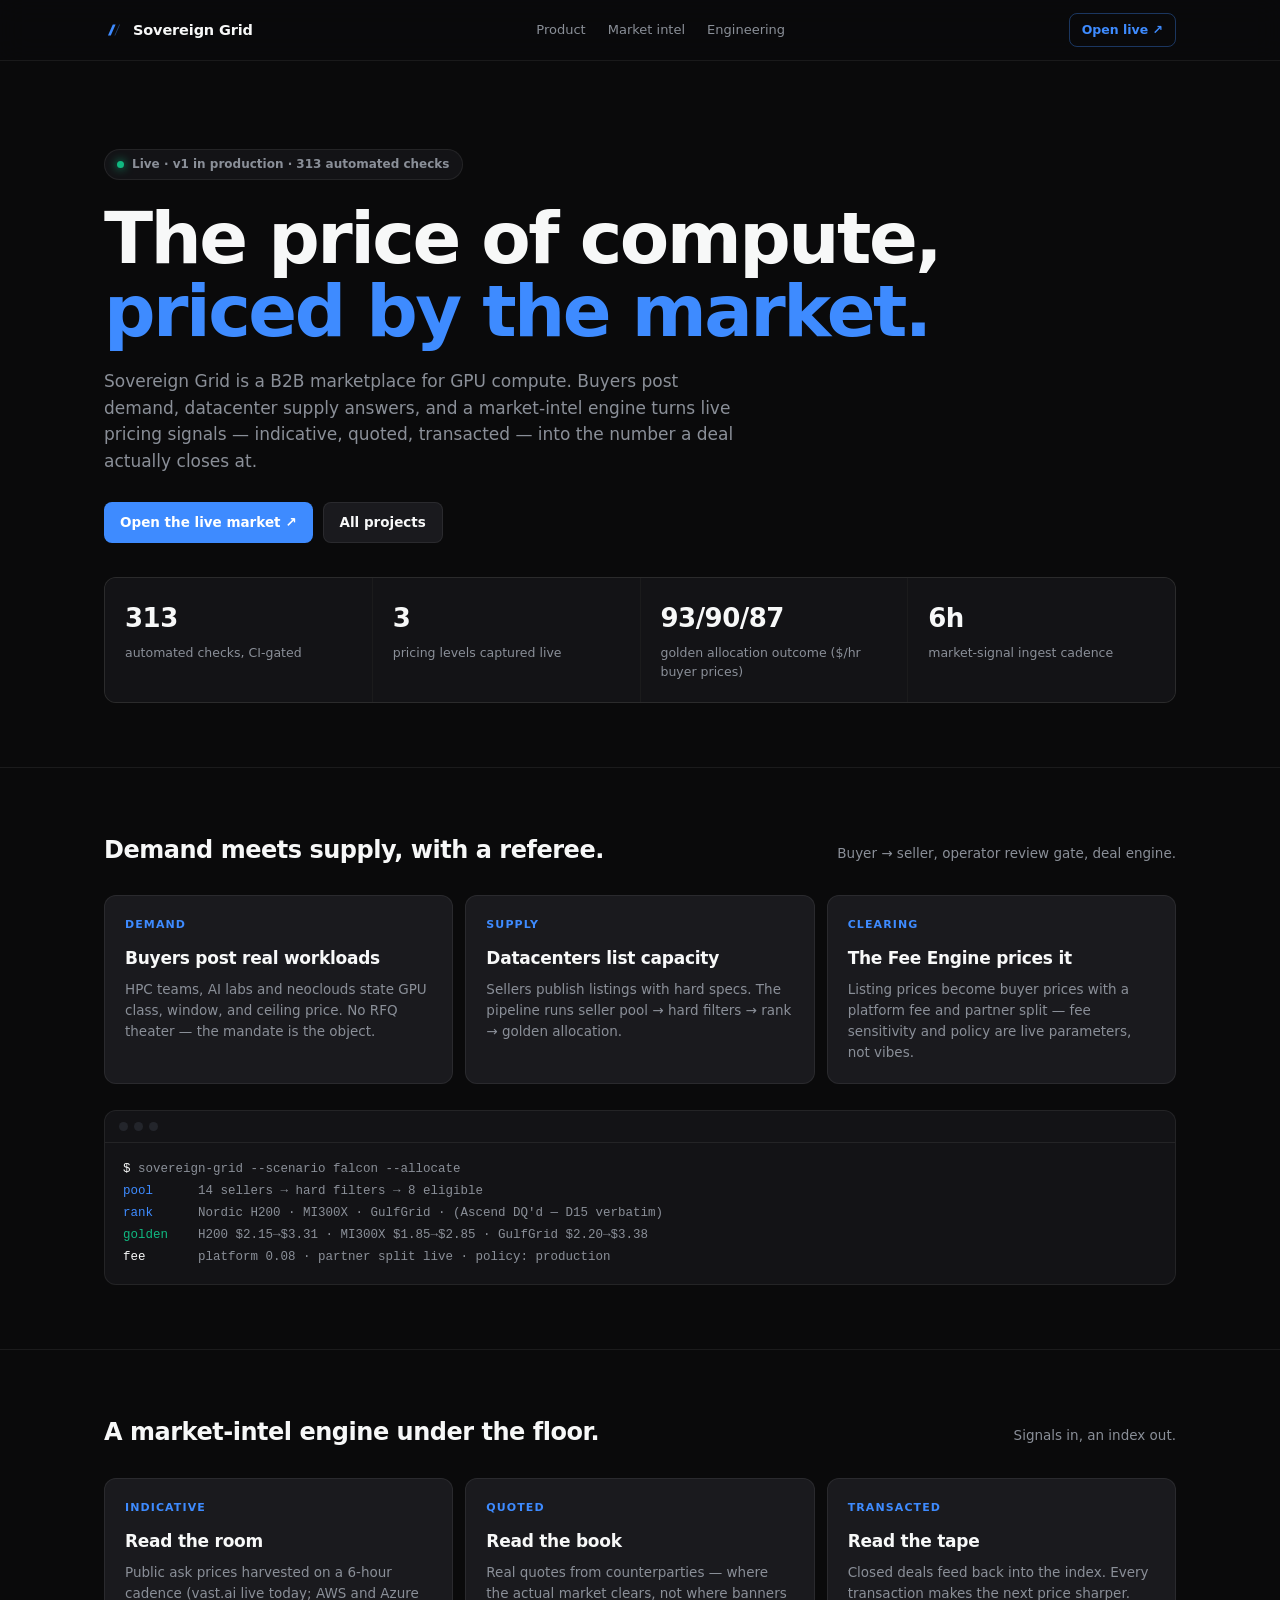
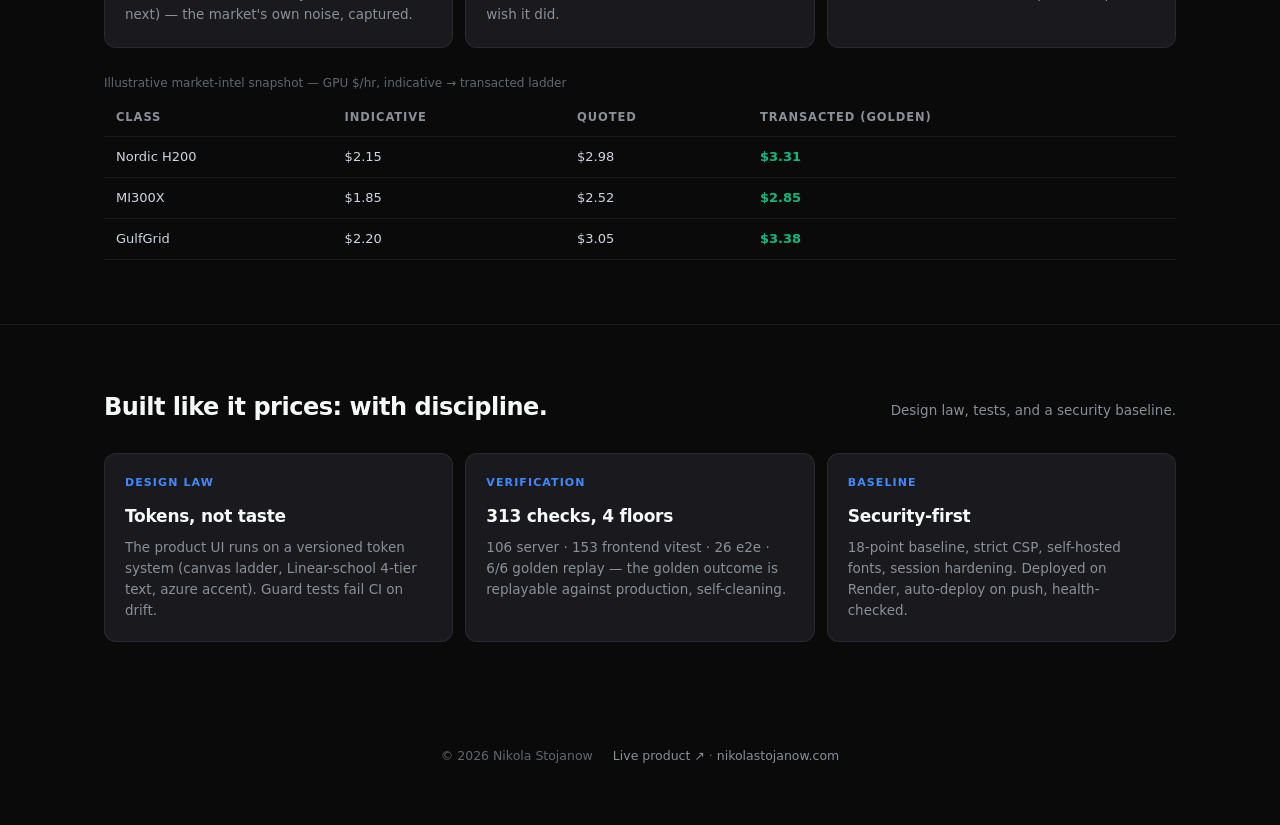
<file: projects/sovereign-grid/index.html>
<!doctype html>
<html lang="en">
<head>
  <meta charset="utf-8" />
  <meta name="viewport" content="width=device-width, initial-scale=1" />
  <meta name="description" content="Sovereign Grid — B2B marketplace for GPU compute: demand meets datacenter supply, priced by a market-intel engine on real signals. Built by Nikola Stojanow." />
  <title>Sovereign Grid | Nikola Stojanow</title>
  <link rel="icon" href="data:image/svg+xml,%3Csvg xmlns='http://www.w3.org/2000/svg' viewBox='0 0 100 100'%3E%3Crect width='100' height='100' rx='20' fill='%230a0a0b'/%3E%3Cpath d='M20 78 L44 22 h14 L34 78 Z' fill='%233e8bff'/%3E%3Cpath d='M52 78 L76 22 h4 L56 78 Z' fill='%233e8bff' opacity='.45'/%3E%3C/svg%3E" />
  <style>
    :root{
      --sg-canvas:#0a0a0b; --sg-surface:#131316; --sg-card:#1a1a1e; --sg-elevated:#23252b;
      --sg-text-1:#f7f8f8; --sg-text-2:#d0d6e0; --sg-text-3:#8a8f98; --sg-text-4:#62666d;
      --sg-accent:#3e8bff; --sg-accent-hover:#66a3ff; --sg-accent-dim:rgba(62,139,255,.14);
      --sg-success:#10b981; --sg-success-dim:rgba(16,185,129,.14);
      --sg-border:rgba(255,255,255,.07); --sg-max:1120px;
    }
    *{box-sizing:border-box} html{scroll-behavior:smooth}
    body{margin:0;background:var(--sg-canvas);color:var(--sg-text-2);
      font:400 15px/1.55 Roobert,Inter,ui-sans-serif,system-ui,-apple-system,"Segoe UI",sans-serif;
      -webkit-font-smoothing:antialiased}
    a{color:inherit;text-decoration:none}
    .wrap{max-width:var(--sg-max);margin:0 auto;padding:0 24px}
    nav{position:sticky;top:0;z-index:20;background:rgba(10,10,11,.82);backdrop-filter:blur(14px);
      border-bottom:1px solid var(--sg-border)}
    .nav-inner{display:flex;align-items:center;justify-content:space-between;height:60px}
    .brand{display:flex;align-items:center;gap:9px;font-weight:650;letter-spacing:-.01em;color:var(--sg-text-1);font-size:14.5px}
    .brand svg{width:20px;height:20px}
    .nav-links{display:flex;gap:22px;font-size:13px;color:var(--sg-text-3)}
    .nav-links a:hover{color:var(--sg-text-1)}
    .nav-cta{font-size:12.5px;font-weight:550;color:var(--sg-accent);border:1px solid rgba(62,139,255,.35);
      padding:6px 12px;border-radius:8px}
    .nav-cta:hover{background:var(--sg-accent-dim)}
    header{padding:88px 0 64px;border-bottom:1px solid var(--sg-border)}
    .badge{display:inline-flex;align-items:center;gap:8px;font-size:12px;font-weight:550;color:var(--sg-text-3);
      border:1px solid var(--sg-border);background:var(--sg-surface);border-radius:999px;padding:5px 12px}
    .badge i{width:7px;height:7px;border-radius:50%;background:var(--sg-success);box-shadow:0 0 10px var(--sg-success)}
    h1{margin:22px 0 20px;font-size:clamp(40px,6.4vw,72px);line-height:1.02;letter-spacing:-.035em;
      font-weight:650;color:var(--sg-text-1)}
    h1 em{font-style:normal;color:var(--sg-accent)}
    .lede{max-width:640px;font-size:17px;color:var(--sg-text-3);margin:0 0 28px}
    .actions{display:flex;gap:10px;flex-wrap:wrap}
    .btn{display:inline-flex;align-items:center;gap:8px;font-size:13.5px;font-weight:550;
      padding:9px 16px;border-radius:8px;background:var(--sg-accent);color:#fff}
    .btn:hover{background:var(--sg-accent-hover)}
    .btn.ghost{background:var(--sg-card);color:var(--sg-text-1);border:1px solid var(--sg-border)}
    section{padding:64px 0;border-bottom:1px solid var(--sg-border)}
    .shead{display:flex;justify-content:space-between;align-items:baseline;gap:18px;margin-bottom:26px}
    .shead h2{font-size:24px;letter-spacing:-.02em;font-weight:650;color:var(--sg-text-1);margin:0}
    .shead p{margin:0;font-size:13.5px;color:var(--sg-text-3)}
    .kpi{display:grid;grid-template-columns:repeat(4,1fr);gap:1px;background:var(--sg-border);
      border:1px solid var(--sg-border);border-radius:12px;overflow:hidden}
    .kpi>div{background:var(--sg-surface);padding:20px}
    .kpi b{display:block;font-size:26px;font-weight:650;letter-spacing:-.02em;color:var(--sg-text-1);font-variant-numeric:tabular-nums}
    .kpi span{display:block;margin-top:5px;font-size:12.5px;color:var(--sg-text-3)}
    .cards{display:grid;grid-template-columns:repeat(3,1fr);gap:12px}
    .card{background:var(--sg-card);border:1px solid var(--sg-border);border-radius:12px;padding:20px;min-height:170px;
      display:flex;flex-direction:column;transition:border-color .15s ease,background .15s ease}
    .card:hover{border-color:rgba(62,139,255,.4);background:var(--sg-elevated)}
    .card .tag{font-size:11px;font-weight:600;letter-spacing:.1em;text-transform:uppercase;color:var(--sg-accent)}
    .card h3{margin:12px 0 8px;font-size:17px;font-weight:600;letter-spacing:-.015em;color:var(--sg-text-1)}
    .card p{margin:0;font-size:13.5px;color:var(--sg-text-3)}
    .wire{margin-top:26px;border:1px solid var(--sg-border);border-radius:12px;background:var(--sg-surface);overflow:hidden}
    .wire .bar{display:flex;gap:6px;padding:11px 14px;border-bottom:1px solid var(--sg-border)}
    .wire .bar i{width:9px;height:9px;border-radius:50%;background:var(--sg-elevated)}
    .wire pre{margin:0;padding:16px 18px;font:400 12.5px/1.75 ui-monospace,"SF Mono",SFMono-Regular,Menlo,monospace;color:var(--sg-text-3);overflow-x:auto}
    .wire .k{color:var(--sg-accent)} .wire .g{color:var(--sg-success)} .wire .w{color:var(--sg-text-1)}
    .price-t{width:100%;border-collapse:collapse;margin-top:26px;font-size:13px}
    .price-t caption{text-align:left;font-size:12px;color:var(--sg-text-4);padding-bottom:8px}
    .price-t th{text-align:left;font-weight:550;color:var(--sg-text-3);font-size:11.5px;letter-spacing:.08em;
      text-transform:uppercase;padding:9px 12px;border-bottom:1px solid var(--sg-border)}
    .price-t td{padding:10px 12px;border-bottom:1px solid var(--sg-border);color:var(--sg-text-2);font-variant-numeric:tabular-nums}
    .price-t td:last-child{color:var(--sg-success);font-weight:600}
    footer{padding:40px 0 60px;color:var(--sg-text-4);font-size:12.5px;display:flex;justify-content:space-between;gap:20px;flex-wrap:wrap}
    footer a{color:var(--sg-text-3)} footer a:hover{color:var(--sg-text-1)}
    @media(max-width:900px){.cards,.kpi{grid-template-columns:1fr 1fr}.nav-links{display:none}}
    @media(max-width:560px){.cards,.kpi{grid-template-columns:1fr}}
  </style>
</head>
<body>
  <nav><div class="wrap nav-inner">
    <a class="brand" href="../../"><svg viewBox="0 0 100 100"><path d="M20 78 L44 22 h14 L34 78 Z" fill="#3e8bff"/><path d="M52 78 L76 22 h4 L56 78 Z" fill="#3e8bff" opacity=".45"/></svg>Sovereign Grid</a>
    <div class="nav-links"><a href="#product">Product</a><a href="#intel">Market intel</a><a href="#engineering">Engineering</a></div>
    <a class="nav-cta" href="https://sovereign-grid-o707.onrender.com" target="_blank" rel="noreferrer">Open live ↗</a>
  </div></nav>
  <main>
    <header><div class="wrap">
      <span class="badge"><i></i>Live · v1 in production · 313 automated checks</span>
      <h1>The price of compute, <em>priced by the market.</em></h1>
      <p class="lede">Sovereign Grid is a B2B marketplace for GPU compute. Buyers post demand, datacenter supply answers, and a market-intel engine turns live pricing signals — indicative, quoted, transacted — into the number a deal actually closes at.</p>
      <div class="actions">
        <a class="btn" href="https://sovereign-grid-o707.onrender.com" target="_blank" rel="noreferrer">Open the live market ↗</a>
        <a class="btn ghost" href="../">All projects</a>
      </div>
      <div class="kpi" style="margin-top:34px">
        <div><b>313</b><span>automated checks, CI-gated</span></div>
        <div><b>3</b><span>pricing levels captured live</span></div>
        <div><b>93/90/87</b><span>golden allocation outcome ($/hr buyer prices)</span></div>
        <div><b>6h</b><span>market-signal ingest cadence</span></div>
      </div>
    </div></header>

    <section id="product"><div class="wrap">
      <div class="shead"><h2>Demand meets supply, with a referee.</h2><p>Buyer → seller, operator review gate, deal engine.</p></div>
      <div class="cards">
        <div class="card"><span class="tag">Demand</span><h3>Buyers post real workloads</h3><p>HPC teams, AI labs and neoclouds state GPU class, window, and ceiling price. No RFQ theater — the mandate is the object.</p></div>
        <div class="card"><span class="tag">Supply</span><h3>Datacenters list capacity</h3><p>Sellers publish listings with hard specs. The pipeline runs seller pool → hard filters → rank → golden allocation.</p></div>
        <div class="card"><span class="tag">Clearing</span><h3>The Fee Engine prices it</h3><p>Listing prices become buyer prices with a platform fee and partner split — fee sensitivity and policy are live parameters, not vibes.</p></div>
      </div>
      <div class="wire"><div class="bar"><i></i><i></i><i></i></div>
<pre><span class="w">$</span> sovereign-grid --scenario falcon --allocate
<span class="k">pool</span>      14 sellers → hard filters → 8 eligible
<span class="k">rank</span>      Nordic H200 · MI300X · GulfGrid · (Ascend DQ'd — D15 verbatim)
<span class="g">golden</span>    H200 $2.15→$3.31 · MI300X $1.85→$2.85 · GulfGrid $2.20→$3.38
<span class="w">fee</span>       platform 0.08 · partner split live · policy: production</pre></div>
    </div></section>

    <section id="intel"><div class="wrap">
      <div class="shead"><h2>A market-intel engine under the floor.</h2><p>Signals in, an index out.</p></div>
      <div class="cards">
        <div class="card"><span class="tag">Indicative</span><h3>Read the room</h3><p>Public ask prices harvested on a 6-hour cadence (vast.ai live today; AWS and Azure next) — the market's own noise, captured.</p></div>
        <div class="card"><span class="tag">Quoted</span><h3>Read the book</h3><p>Real quotes from counterparties — where the actual market clears, not where banners wish it did.</p></div>
        <div class="card"><span class="tag">Transacted</span><h3>Read the tape</h3><p>Closed deals feed back into the index. Every transaction makes the next price sharper.</p></div>
      </div>
      <table class="price-t">
        <caption>Illustrative market-intel snapshot — GPU $/hr, indicative → transacted ladder</caption>
        <tr><th>Class</th><th>Indicative</th><th>Quoted</th><th>Transacted (golden)</th></tr>
        <tr><td>Nordic H200</td><td>$2.15</td><td>$2.98</td><td>$3.31</td></tr>
        <tr><td>MI300X</td><td>$1.85</td><td>$2.52</td><td>$2.85</td></tr>
        <tr><td>GulfGrid</td><td>$2.20</td><td>$3.05</td><td>$3.38</td></tr>
      </table>
    </div></section>

    <section id="engineering" style="border-bottom:none"><div class="wrap">
      <div class="shead"><h2>Built like it prices: with discipline.</h2><p>Design law, tests, and a security baseline.</p></div>
      <div class="cards">
        <div class="card"><span class="tag">Design law</span><h3>Tokens, not taste</h3><p>The product UI runs on a versioned token system (canvas ladder, Linear-school 4-tier text, azure accent). Guard tests fail CI on drift.</p></div>
        <div class="card"><span class="tag">Verification</span><h3>313 checks, 4 floors</h3><p>106 server · 153 frontend vitest · 26 e2e · 6/6 golden replay — the golden outcome is replayable against production, self-cleaning.</p></div>
        <div class="card"><span class="tag">Baseline</span><h3>Security-first</h3><p>18-point baseline, strict CSP, self-hosted fonts, session hardening. Deployed on Render, auto-deploy on push, health-checked.</p></div>
      </div>
    </div></section>
  </main>
  <footer><div class="wrap" style="display:flex;justify-content:space-between;gap:20px;flex-wrap:wrap">
    <span>© 2026 Nikola Stojanow</span>
    <span><a href="https://sovereign-grid-o707.onrender.com" target="_blank" rel="noreferrer">Live product ↗</a> · <a href="../../">nikolastojanow.com</a></span>
  </div></footer>
</body>
</html>
</file>
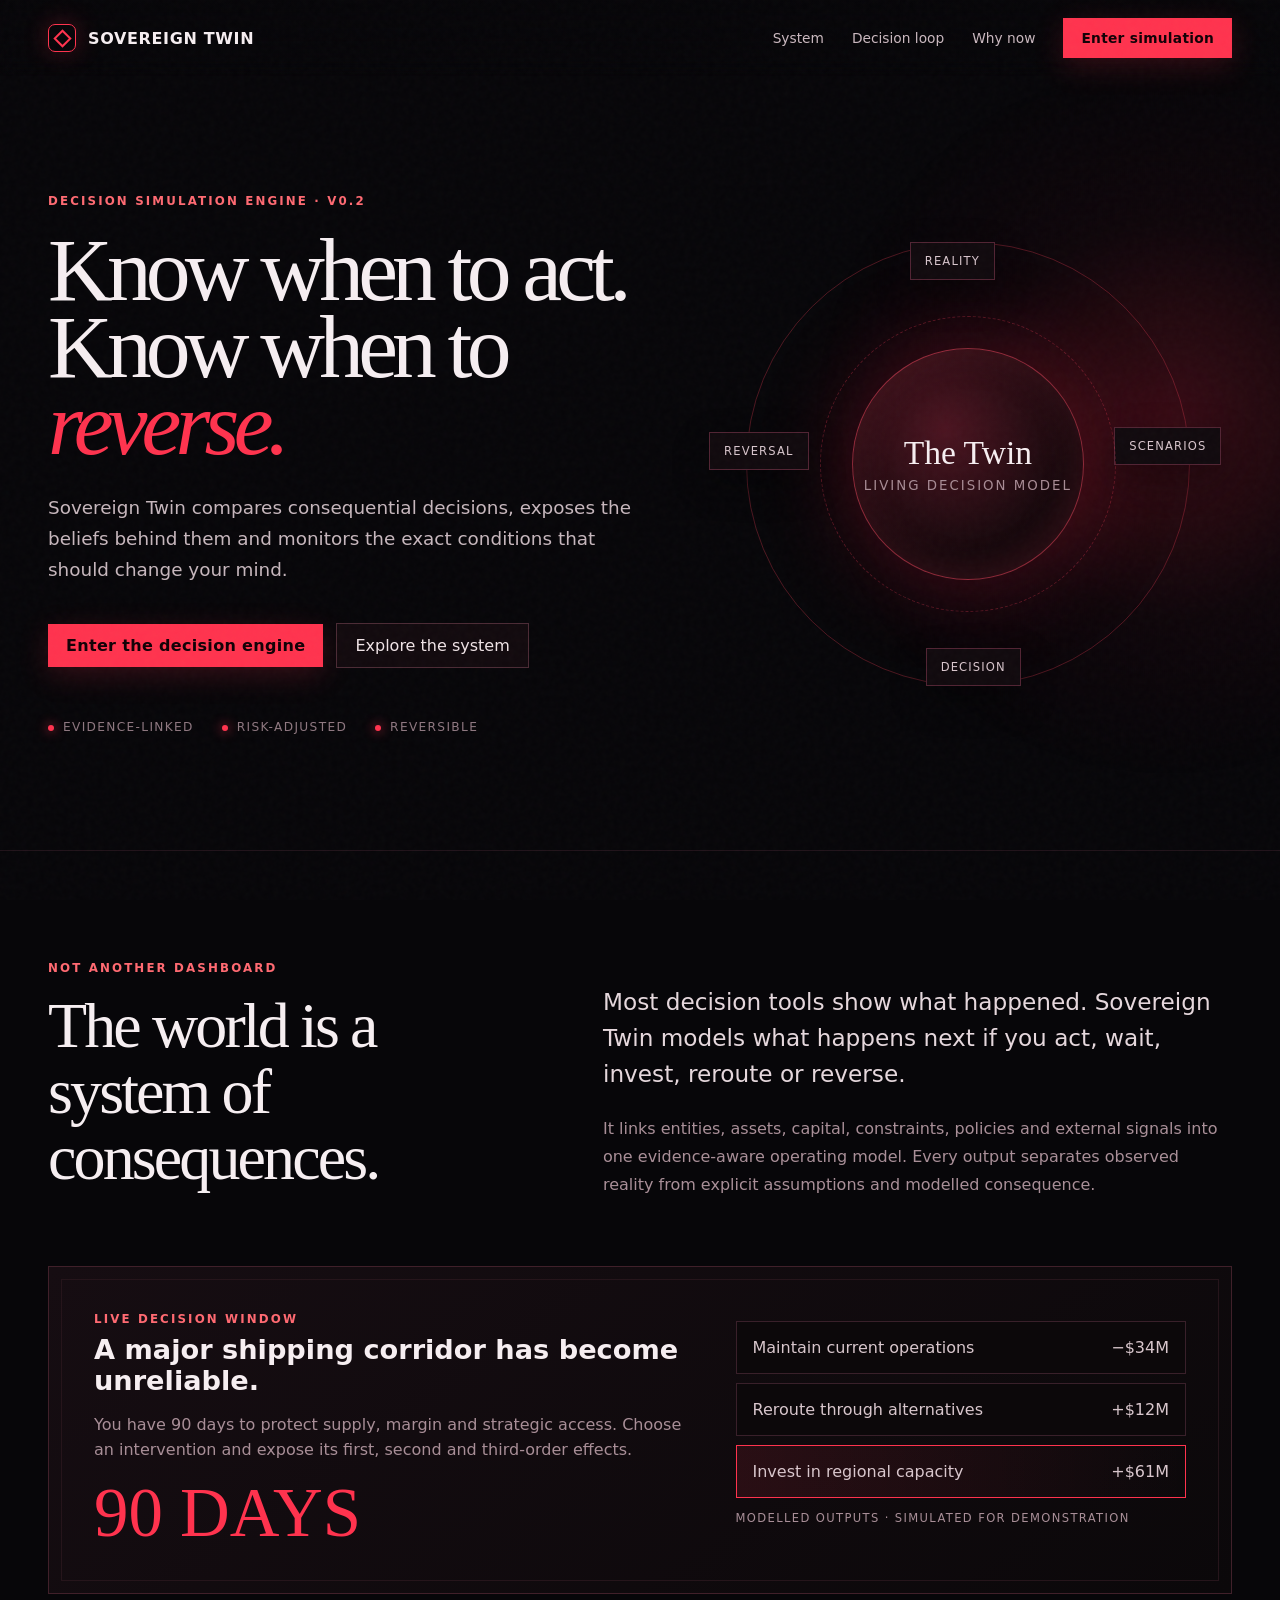
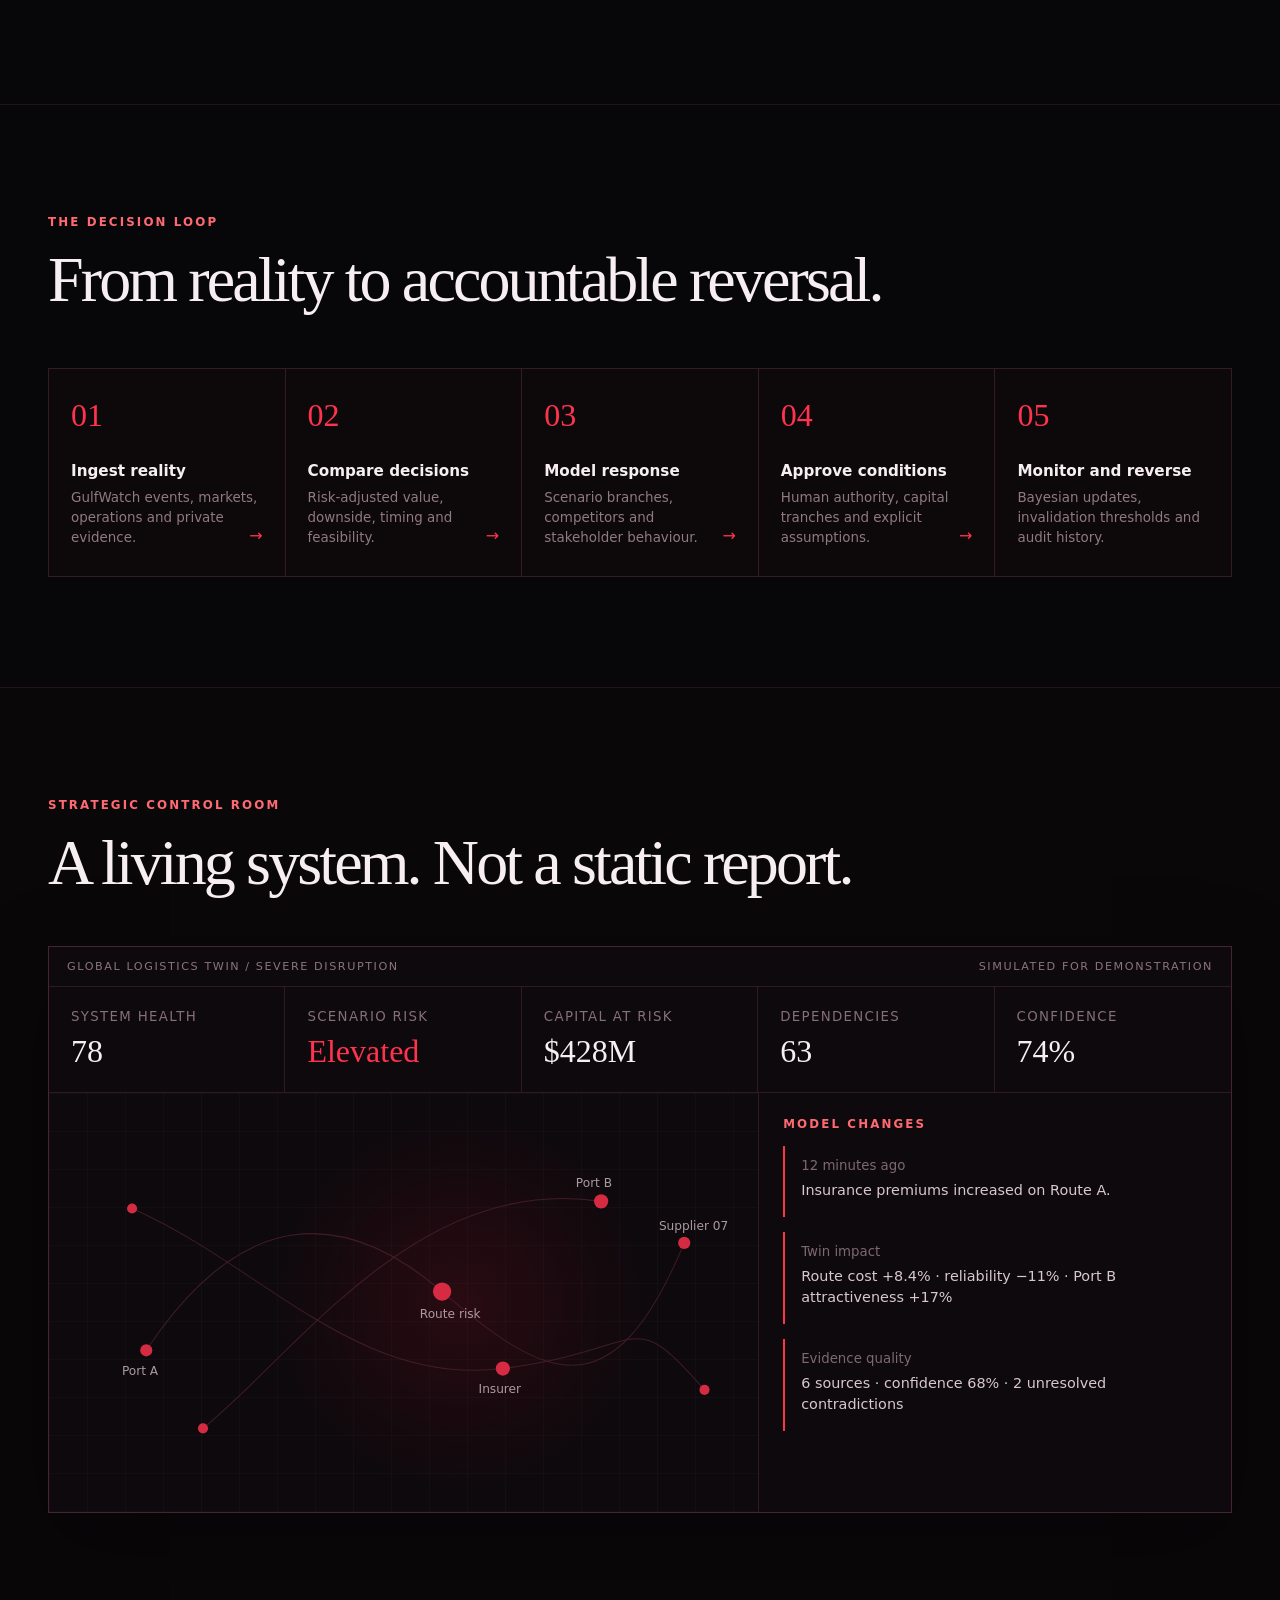
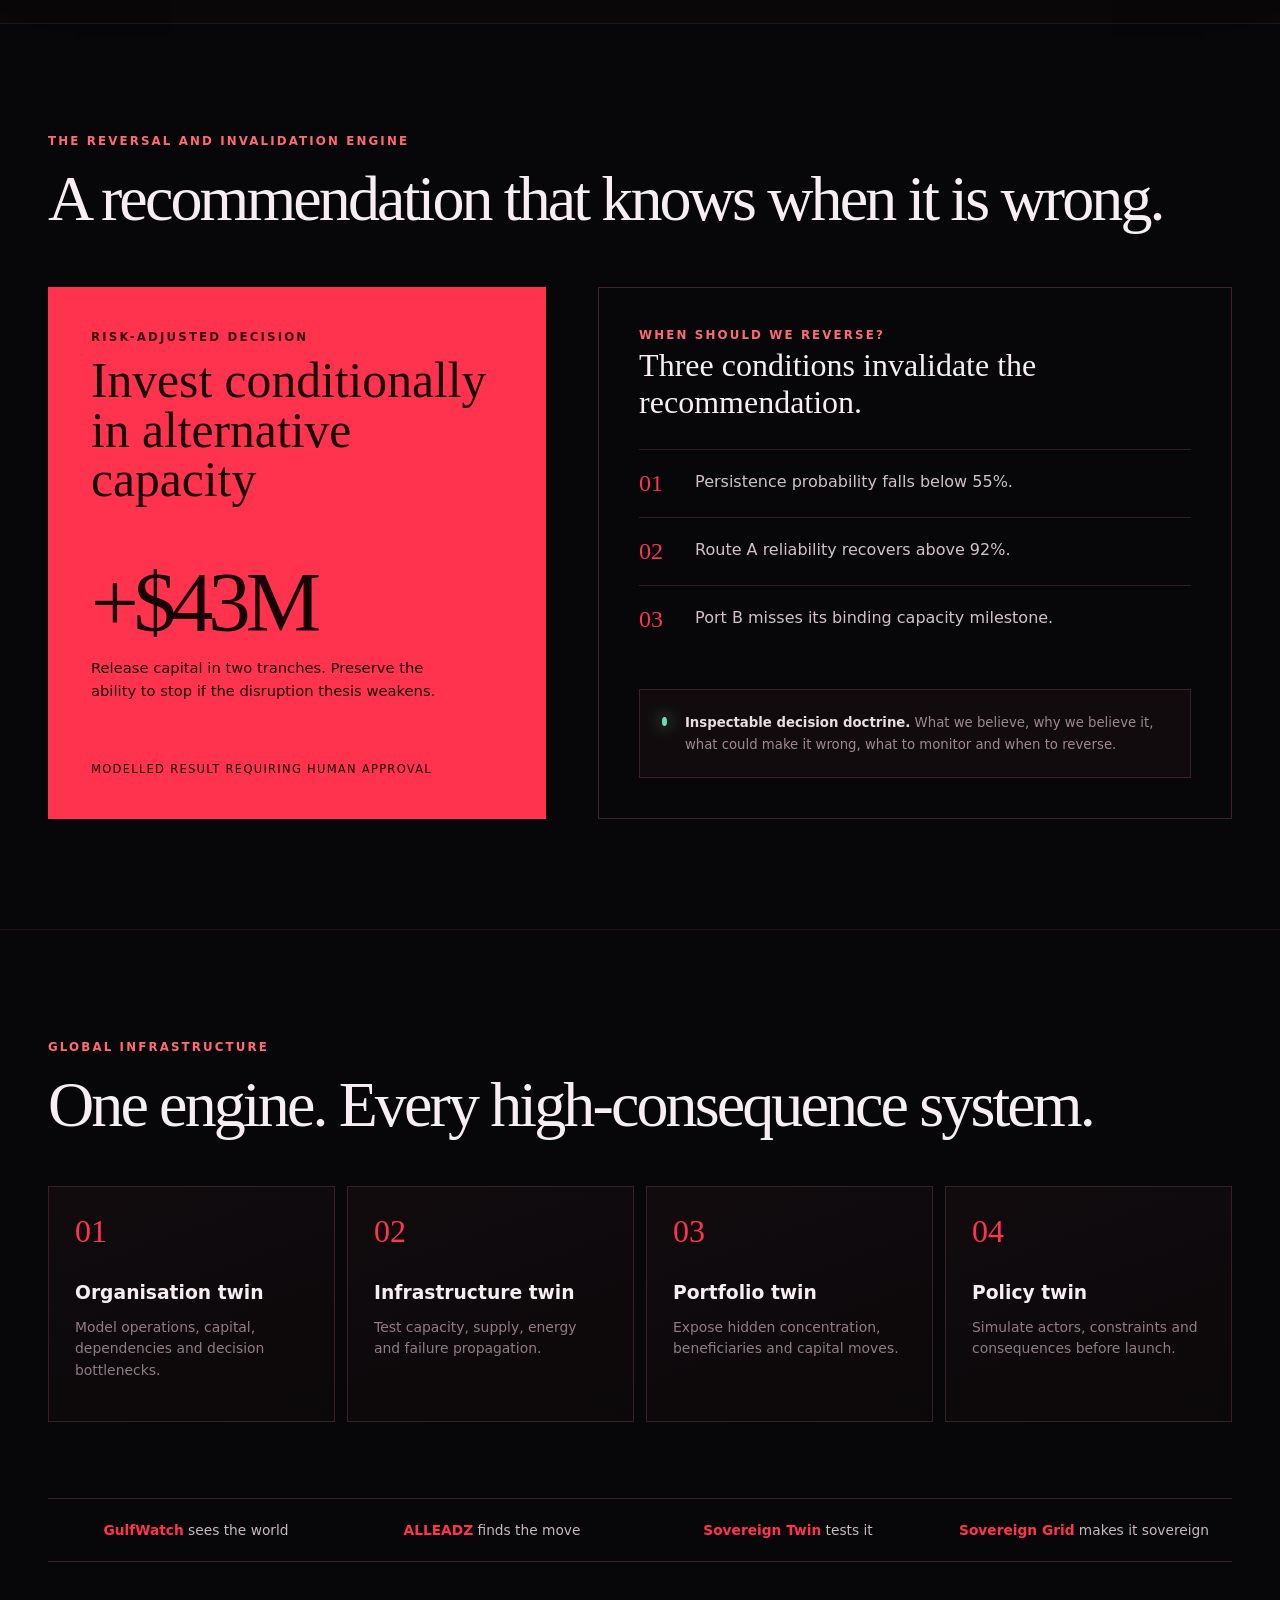
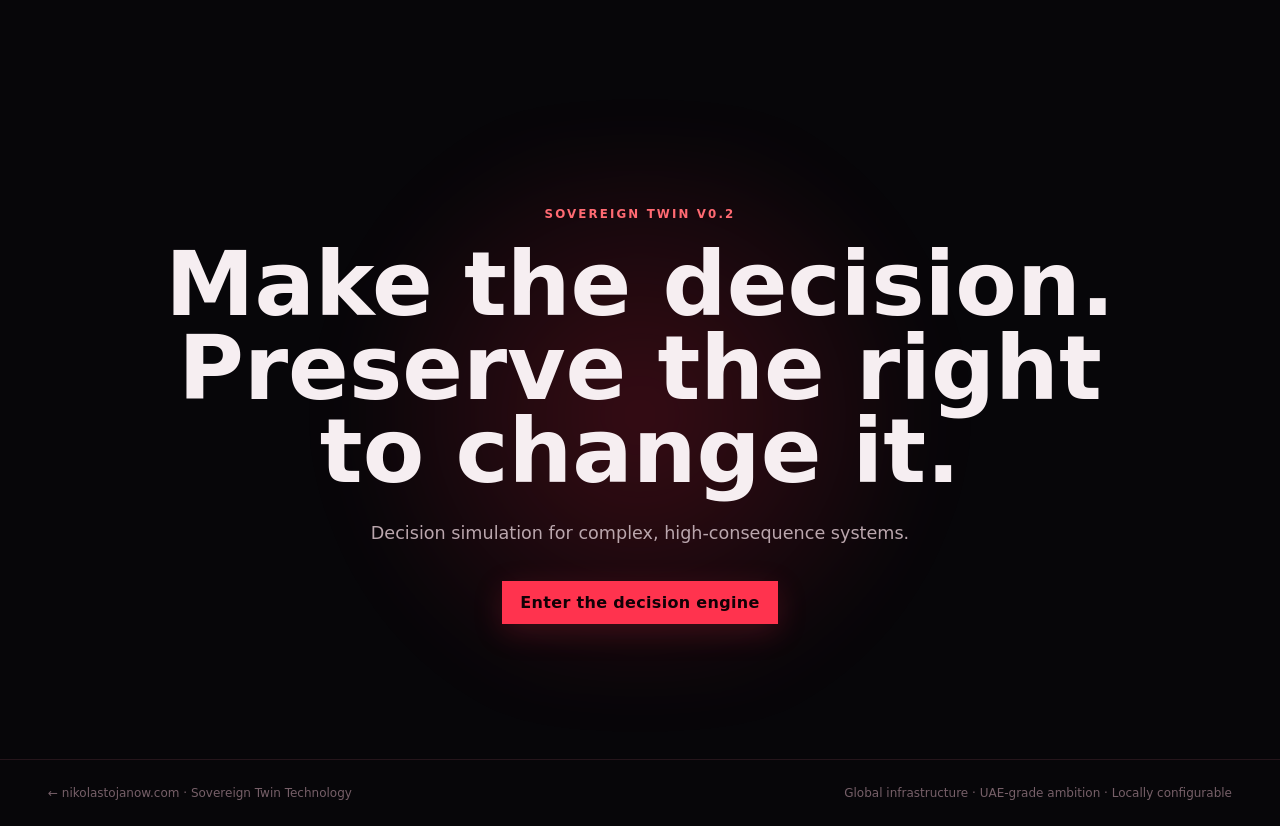
<file: projects/sovereign-twin/index.html>
<!doctype html>
<html lang="en">
<head>
  <meta charset="utf-8">
  <meta name="viewport" content="width=device-width,initial-scale=1">
  <title>Sovereign Twin v0.2 | Decision Simulation Engine</title>
  <meta name="description" content="Compare consequential decisions, expose their assumptions and know when to reverse.">
  <link rel="icon" type="image/svg+xml" href="data:image/svg+xml,%3Csvg xmlns='http://www.w3.org/2000/svg' viewBox='0 0 32 32'%3E%3Crect width='32' height='32' rx='7' fill='%23090406'/%3E%3Cpath d='M6 16h7l3-9 3 18 3-9h4' fill='none' stroke='%23ff334e' stroke-width='2.5' stroke-linecap='round' stroke-linejoin='round'/%3E%3C/svg%3E">
  <style>
    :root{--ink:#070609;--panel:#100b0f;--panel2:#160d12;--line:#392029;--text:#f6eef1;--muted:#a98f98;--red:#ff334e;--red2:#9d1026;--hot:#ff6a72;--cream:#f0e4e7;--green:#65e2b0}
    *{box-sizing:border-box}html{scroll-behavior:smooth}body{margin:0;background:var(--ink);color:var(--text);font-family:Inter,ui-sans-serif,system-ui,-apple-system,BlinkMacSystemFont,"Segoe UI",sans-serif;overflow-x:hidden}a{color:inherit;text-decoration:none}button{font:inherit}.grain{position:fixed;inset:0;pointer-events:none;z-index:20;opacity:.09;background-image:url("data:image/svg+xml,%3Csvg viewBox='0 0 180 180' xmlns='http://www.w3.org/2000/svg'%3E%3Cfilter id='n'%3E%3CfeTurbulence type='fractalNoise' baseFrequency='.85' numOctaves='3' stitchTiles='stitch'/%3E%3C/filter%3E%3Crect width='100%25' height='100%25' filter='url(%23n)' opacity='.28'/%3E%3C/svg%3E")}.shell{max-width:1240px;margin:auto;padding:0 28px}.eyebrow{font-size:.74rem;letter-spacing:.18em;text-transform:uppercase;color:var(--hot);font-weight:700}.nav{position:fixed;z-index:15;left:0;right:0;top:0;background:linear-gradient(180deg,rgba(7,6,9,.96),rgba(7,6,9,.72),transparent);backdrop-filter:blur(9px)}.navin{height:76px;display:flex;align-items:center;justify-content:space-between}.brand{display:flex;gap:12px;align-items:center;font-weight:730;letter-spacing:.04em}.mark{width:28px;height:28px;border:1px solid var(--red);border-radius:7px;display:grid;place-items:center;box-shadow:0 0 24px rgba(255,51,78,.25)}.mark i{width:13px;height:13px;border:2px solid var(--red);transform:rotate(45deg);display:block}.navlinks{display:flex;align-items:center;gap:28px;color:#cbb9c0;font-size:.86rem}.navcta,.primary{background:var(--red);color:#120106;border:0;padding:12px 18px;font-weight:800;letter-spacing:.02em;cursor:pointer;box-shadow:0 8px 30px rgba(255,51,78,.18);transition:.2s}.navcta:hover,.primary:hover{background:#ff5c6f;transform:translateY(-1px)}
    .hero{min-height:850px;padding:158px 0 80px;position:relative;display:flex;align-items:center}.hero:before{content:"";position:absolute;width:720px;height:720px;border-radius:50%;right:-250px;top:60px;background:radial-gradient(circle,rgba(255,36,70,.2),rgba(106,7,28,.08) 39%,transparent 70%);filter:blur(6px)}.heroGrid{display:grid;grid-template-columns:1.05fr .95fr;gap:72px;align-items:center;position:relative;z-index:2}.hero h1{font-family:Georgia,"Times New Roman",serif;font-size:clamp(4rem,7vw,7.5rem);font-weight:400;line-height:.86;letter-spacing:-.065em;margin:23px 0 30px;max-width:740px}.hero h1 span{color:var(--red);font-style:italic}.lead{font-size:1.15rem;line-height:1.7;color:#c7b7bd;max-width:600px}.actions{display:flex;gap:13px;margin-top:38px;align-items:center}.secondary{border:1px solid #4b2b35;background:rgba(25,13,18,.62);color:var(--cream);padding:12px 18px;cursor:pointer}.proof{display:flex;gap:28px;margin-top:52px;color:#8f7881;font-size:.76rem;letter-spacing:.11em;text-transform:uppercase}.proof span:before{content:"";display:inline-block;width:6px;height:6px;border-radius:50%;background:var(--red);margin-right:9px;box-shadow:0 0 12px var(--red)}
    .orbital{position:relative;aspect-ratio:1/1;display:grid;place-items:center}.orbital:before,.orbital:after{content:"";position:absolute;border-radius:50%;border:1px solid rgba(255,66,91,.28)}.orbital:before{inset:8%;animation:spin 18s linear infinite}.orbital:after{inset:22%;border-style:dashed;animation:spin 13s linear infinite reverse}.core{width:44%;aspect-ratio:1;border-radius:50%;display:grid;place-items:center;background:radial-gradient(circle at 40% 35%,#4b1420,#15080c 62%);box-shadow:0 0 95px rgba(255,27,64,.25),inset 0 0 40px rgba(255,70,95,.15);border:1px solid rgba(255,72,99,.5);text-align:center}.core b{font-family:Georgia,serif;font-size:2.1rem;font-weight:400}.core small{display:block;color:#a88c95;margin-top:6px;letter-spacing:.15em;text-transform:uppercase}.node{position:absolute;background:#110a0e;border:1px solid #512433;padding:11px 14px;font-size:.72rem;letter-spacing:.1em;text-transform:uppercase;color:#d9c6cd;box-shadow:0 14px 35px rgba(0,0,0,.35)}.n1{top:8%;left:39%}.n2{right:2%;top:43%}.n3{bottom:8%;left:42%}.n4{left:1%;top:44%}@keyframes spin{to{transform:rotate(360deg)}}
    .section{padding:110px 0;border-top:1px solid #21131a}.section h2{font-family:Georgia,serif;font-size:clamp(2.8rem,5vw,5rem);font-weight:400;letter-spacing:-.045em;line-height:1.03;margin:18px 0 25px}.introgrid{display:grid;grid-template-columns:.85fr 1.15fr;gap:90px;align-items:start}.bigcopy{font-size:1.45rem;line-height:1.55;color:#e5d7dc}.mutecopy{font-size:1rem;line-height:1.75;color:var(--muted)}.decision{margin-top:50px;border:1px solid #40202a;background:linear-gradient(145deg,#160d12,#0b080a);padding:12px}.decisionin{border:1px solid #26151b;padding:32px;display:grid;grid-template-columns:1.15fr .85fr;gap:32px}.decision h3{font-size:1.7rem;margin:8px 0 10px}.decision p{color:#a88e97;line-height:1.6}.clock{font-family:Georgia,serif;font-size:4.3rem;color:var(--red);line-height:1}.choice{padding:16px;border:1px solid #39202a;margin-top:9px;display:flex;justify-content:space-between;align-items:center;color:#d8c6cc;background:#0c080a}.choice.hot{border-color:var(--red);background:linear-gradient(90deg,rgba(255,51,78,.11),transparent)}
    .loop{display:grid;grid-template-columns:repeat(5,1fr);margin-top:55px;gap:1px;background:#351b24;border:1px solid #351b24}.step{background:#0d090b;padding:28px 22px;min-height:178px}.step em{font-style:normal;color:var(--red);font:2rem Georgia,serif}.step h3{font-size:.95rem;margin:28px 0 8px}.step p{font-size:.84rem;line-height:1.5;color:#917982;margin:0}.step:not(:last-child):after{content:"→";color:var(--red);float:right;margin-top:-22px}
    .command{background:#0a0709}.screen{border:1px solid #46242f;background:#0d090c;box-shadow:0 28px 80px rgba(0,0,0,.4);margin-top:50px}.screenbar{padding:13px 18px;border-bottom:1px solid #301a22;display:flex;justify-content:space-between;color:#8c747d;font-size:.7rem;letter-spacing:.14em;text-transform:uppercase}.metrics{display:grid;grid-template-columns:repeat(5,1fr);border-bottom:1px solid #301a22}.metric{padding:22px;border-right:1px solid #301a22}.metric:last-child{border:0}.metric small{display:block;color:#866f77;text-transform:uppercase;letter-spacing:.1em}.metric strong{font:2rem Georgia,serif;display:block;margin-top:9px}.metric strong.red{color:var(--red)}.screenbody{display:grid;grid-template-columns:1.2fr .8fr;min-height:410px}.map{position:relative;overflow:hidden;background:radial-gradient(circle at 58% 50%,rgba(178,21,48,.17),transparent 42%),linear-gradient(rgba(255,255,255,.018) 1px,transparent 1px),linear-gradient(90deg,rgba(255,255,255,.018) 1px,transparent 1px);background-size:auto,38px 38px,38px 38px}.map svg{width:100%;height:100%;opacity:.82}.alertcol{border-left:1px solid #301a22;padding:24px}.alert{border-left:2px solid var(--red);padding:9px 0 9px 16px;margin:15px 0}.alert small{color:#7e6870}.alert p{font-size:.9rem;line-height:1.5;margin:6px 0;color:#d8c8ce}
    .resultgrid{display:grid;grid-template-columns:.88fr 1.12fr;gap:52px;align-items:stretch;margin-top:55px}.verdict{background:var(--red);color:#180106;padding:43px;min-height:470px;display:flex;flex-direction:column;justify-content:space-between}.verdict h3{font:3.1rem/1 Georgia,serif;margin:12px 0}.verdict .value{font:5.3rem/.95 Georgia,serif;letter-spacing:-.06em}.verdict p{font-size:.92rem;line-height:1.55;max-width:380px}.mind{border:1px solid #40212c;padding:40px}.mind h3{font:2rem Georgia,serif;margin:5px 0 28px}.trigger{display:grid;grid-template-columns:40px 1fr;gap:16px;border-top:1px solid #311a22;padding:20px 0}.trigger b{font:1.5rem Georgia,serif;color:var(--red)}.trigger span{line-height:1.45;color:#d2c0c7}.calibrated{margin-top:36px;background:#120b0e;border:1px solid #3b212a;padding:22px;display:flex;gap:18px}.calibrated i{width:9px;height:9px;border-radius:50%;background:var(--green);margin-top:5px;box-shadow:0 0 16px var(--green)}.calibrated p{margin:0;color:#9f8890;font-size:.83rem;line-height:1.6}.calibrated b{color:#eadddf}
    .systemgrid{display:grid;grid-template-columns:repeat(4,1fr);gap:12px;margin-top:48px}.systemcard{border:1px solid #382029;padding:26px;min-height:210px;background:linear-gradient(160deg,#110b0e,#0b080a)}.systemcard .num{font:2rem Georgia,serif;color:var(--red)}.systemcard h3{margin:32px 0 8px}.systemcard p{font-size:.87rem;color:#927b84;line-height:1.55}.stackline{margin-top:76px;padding:23px 0;border-top:1px solid #382029;border-bottom:1px solid #382029;display:grid;grid-template-columns:repeat(4,1fr);text-align:center;color:#c9b8be;font-size:.86rem}.stackline b{color:var(--red);font-weight:650}
    .final{padding:135px 0;text-align:center;position:relative;overflow:hidden}.final:before{content:"";position:absolute;inset:10% 20%;background:radial-gradient(circle,rgba(255,38,69,.2),transparent 65%);filter:blur(30px)}.final .shell{position:relative}.final h2{font-size:clamp(3.5rem,7vw,7.4rem);max-width:1040px;margin:22px auto 30px;line-height:.93}.final p{color:#baa6ad;font-size:1.1rem}.final .actions{justify-content:center}.foot{padding:26px 0;border-top:1px solid #25151b;color:#765f68;font-size:.75rem}.footin{display:flex;justify-content:space-between}
    .reveal{opacity:0;transform:translateY(18px);transition:opacity .7s ease,transform .7s ease}.reveal.on{opacity:1;transform:none}
    @media(max-width:900px){.navlinks a:not(.navcta){display:none}.hero{padding-top:120px;min-height:auto}.heroGrid,.introgrid,.decisionin,.resultgrid{grid-template-columns:1fr}.hero h1{font-size:4.5rem}.orbital{max-width:520px;margin:auto}.loop{grid-template-columns:1fr 1fr}.metrics{grid-template-columns:1fr 1fr}.metric{border-bottom:1px solid #301a22}.screenbody{grid-template-columns:1fr}.map{min-height:330px}.alertcol{border-left:0;border-top:1px solid #301a22}.systemgrid{grid-template-columns:1fr 1fr}.stackline{grid-template-columns:1fr 1fr;gap:18px}.proof{flex-wrap:wrap}}
    @media(max-width:600px){.shell{padding:0 18px}.navin{height:66px}.navcta{padding:9px 11px}.hero{padding-top:104px}.hero h1{font-size:3.65rem}.lead{font-size:1rem}.actions{align-items:stretch;flex-direction:column}.actions a{text-align:center}.proof{gap:14px;margin-top:34px}.orbital{margin-top:38px}.node{font-size:.58rem;padding:8px}.section{padding:76px 0}.loop,.systemgrid{grid-template-columns:1fr}.metrics{grid-template-columns:1fr 1fr}.metric strong{font-size:1.55rem}.screenbody{min-height:auto}.clock{font-size:3.3rem}.decisionin{padding:20px}.verdict,.mind{padding:28px}.verdict .value{font-size:4.1rem}.final{padding:90px 0}.footin{gap:12px;flex-direction:column}}
  </style>
</head>
<body>
  <div class="grain"></div>
  <nav class="nav"><div class="shell navin"><a class="brand" href="../../"><span class="mark"><i></i></span>SOVEREIGN TWIN</a><div class="navlinks"><a href="#system">System</a><a href="#decision">Decision loop</a><a href="#proof">Why now</a><a class="navcta" href="#decision">Enter simulation</a></div></div></nav>
  <main id="top">
    <section class="hero"><div class="shell heroGrid"><div><div class="eyebrow">Decision Simulation Engine · v0.2</div><h1>Know when to act. Know when to <span>reverse.</span></h1><p class="lead">Sovereign Twin compares consequential decisions, exposes the beliefs behind them and monitors the exact conditions that should change your mind.</p><div class="actions"><a class="primary" href="#decision">Enter the decision engine</a><a class="secondary" href="#system">Explore the system</a></div><div class="proof"><span>Evidence-linked</span><span>Risk-adjusted</span><span>Reversible</span></div></div><div class="orbital" aria-label="A network of reality, assumptions, scenarios and decisions"><div class="core"><div><b>The Twin</b><small>Living decision model</small></div></div><div class="node n1">Reality</div><div class="node n2">Scenarios</div><div class="node n3">Decision</div><div class="node n4">Reversal</div></div></div></section>
    <section class="section" id="system"><div class="shell"><div class="introgrid reveal"><div><div class="eyebrow">Not another dashboard</div><h2>The world is a system of consequences.</h2></div><div><p class="bigcopy">Most decision tools show what happened. Sovereign Twin models what happens next if you act, wait, invest, reroute or reverse.</p><p class="mutecopy">It links entities, assets, capital, constraints, policies and external signals into one evidence-aware operating model. Every output separates observed reality from explicit assumptions and modelled consequence.</p></div></div><div class="decision reveal"><div class="decisionin"><div><div class="eyebrow">Live decision window</div><h3>A major shipping corridor has become unreliable.</h3><p>You have 90 days to protect supply, margin and strategic access. Choose an intervention and expose its first, second and third-order effects.</p><div class="clock">90 DAYS</div></div><div><div class="choice">Maintain current operations <span>−$34M</span></div><div class="choice">Reroute through alternatives <span>+$12M</span></div><div class="choice hot">Invest in regional capacity <span>+$61M</span></div><p style="font-size:.72rem;letter-spacing:.12em;text-transform:uppercase">Modelled outputs · simulated for demonstration</p></div></div></div></div></section>
    <section class="section" id="decision"><div class="shell"><div class="eyebrow">The decision loop</div><h2 class="reveal">From reality to accountable reversal.</h2><div class="loop reveal"><div class="step"><em>01</em><h3>Ingest reality</h3><p>GulfWatch events, markets, operations and private evidence.</p></div><div class="step"><em>02</em><h3>Compare decisions</h3><p>Risk-adjusted value, downside, timing and feasibility.</p></div><div class="step"><em>03</em><h3>Model response</h3><p>Scenario branches, competitors and stakeholder behaviour.</p></div><div class="step"><em>04</em><h3>Approve conditions</h3><p>Human authority, capital tranches and explicit assumptions.</p></div><div class="step"><em>05</em><h3>Monitor and reverse</h3><p>Bayesian updates, invalidation thresholds and audit history.</p></div></div></div></section>
    <section class="section command"><div class="shell"><div class="eyebrow">Strategic control room</div><h2 class="reveal">A living system. Not a static report.</h2><div class="screen reveal"><div class="screenbar"><span>Global logistics twin / Severe disruption</span><span>Simulated for demonstration</span></div><div class="metrics"><div class="metric"><small>System health</small><strong>78</strong></div><div class="metric"><small>Scenario risk</small><strong class="red">Elevated</strong></div><div class="metric"><small>Capital at risk</small><strong>$428M</strong></div><div class="metric"><small>Dependencies</small><strong>63</strong></div><div class="metric"><small>Confidence</small><strong>74%</strong></div></div><div class="screenbody"><div class="map"><svg viewBox="0 0 700 410" role="img" aria-label="Stylised dependency map"><g stroke="#4a202d" stroke-width="1" fill="none"><path d="M96 252 C190 110 290 110 388 194 S555 320 627 146"/><path d="M82 112 C210 168 304 288 448 270 S571 204 647 291"/><path d="M152 329 C246 253 365 77 545 105"/></g><g fill="#ff334e"><circle cx="96" cy="252" r="6"/><circle cx="388" cy="194" r="9"/><circle cx="627" cy="146" r="6"/><circle cx="82" cy="112" r="5"/><circle cx="448" cy="270" r="7"/><circle cx="647" cy="291" r="5"/><circle cx="152" cy="329" r="5"/><circle cx="545" cy="105" r="7"/></g><g fill="#ceb9c0" font-size="12"><text x="72" y="276">Port A</text><text x="366" y="220">Route risk</text><text x="602" y="133">Supplier 07</text><text x="520" y="91">Port B</text><text x="424" y="294">Insurer</text></g></svg></div><div class="alertcol"><div class="eyebrow">Model changes</div><div class="alert"><small>12 minutes ago</small><p>Insurance premiums increased on Route A.</p></div><div class="alert"><small>Twin impact</small><p>Route cost +8.4% · reliability −11% · Port B attractiveness +17%</p></div><div class="alert"><small>Evidence quality</small><p>6 sources · confidence 68% · 2 unresolved contradictions</p></div></div></div></div></div></section>
    <section class="section" id="proof"><div class="shell"><div class="eyebrow">The Reversal and Invalidation Engine</div><h2 class="reveal">A recommendation that knows when it is wrong.</h2><div class="resultgrid reveal"><div class="verdict"><div><div class="eyebrow" style="color:#3a0710">Risk-adjusted decision</div><h3>Invest conditionally in alternative capacity</h3></div><div><div class="value">+$43M</div><p>Release capital in two tranches. Preserve the ability to stop if the disruption thesis weakens.</p></div><div style="font-size:.72rem;text-transform:uppercase;letter-spacing:.11em">Modelled result requiring human approval</div></div><div class="mind"><div class="eyebrow">When should we reverse?</div><h3>Three conditions invalidate the recommendation.</h3><div class="trigger"><b>01</b><span>Persistence probability falls below 55%.</span></div><div class="trigger"><b>02</b><span>Route A reliability recovers above 92%.</span></div><div class="trigger"><b>03</b><span>Port B misses its binding capacity milestone.</span></div><div class="calibrated"><i></i><p><b>Inspectable decision doctrine.</b> What we believe, why we believe it, what could make it wrong, what to monitor and when to reverse.</p></div></div></div></div></section>
    <section class="section"><div class="shell"><div class="eyebrow">Global infrastructure</div><h2 class="reveal">One engine. Every high-consequence system.</h2><div class="systemgrid reveal"><div class="systemcard"><div class="num">01</div><h3>Organisation twin</h3><p>Model operations, capital, dependencies and decision bottlenecks.</p></div><div class="systemcard"><div class="num">02</div><h3>Infrastructure twin</h3><p>Test capacity, supply, energy and failure propagation.</p></div><div class="systemcard"><div class="num">03</div><h3>Portfolio twin</h3><p>Expose hidden concentration, beneficiaries and capital moves.</p></div><div class="systemcard"><div class="num">04</div><h3>Policy twin</h3><p>Simulate actors, constraints and consequences before launch.</p></div></div><div class="stackline reveal"><span><b>GulfWatch</b> sees the world</span><span><b>ALLEADZ</b> finds the move</span><span><b>Sovereign Twin</b> tests it</span><span><b>Sovereign Grid</b> makes it sovereign</span></div></div></section>
    <section class="final"><div class="shell reveal"><div class="eyebrow">Sovereign Twin v0.2</div><h2>Make the decision. Preserve the right to change it.</h2><p>Decision simulation for complex, high-consequence systems.</p><div class="actions"><a class="primary" href="#decision">Enter the decision engine</a></div></div></section>
  </main>
  <footer class="foot"><div class="shell footin"><span><a href="../../" style="color:inherit">← nikolastojanow.com</a> · Sovereign Twin Technology</span><span>Global infrastructure · UAE-grade ambition · Locally configurable</span></div></footer>
  <script>const io=new IntersectionObserver(e=>e.forEach(x=>x.isIntersecting&&x.target.classList.add('on')),{threshold:.12});document.querySelectorAll('.reveal').forEach(x=>io.observe(x));</script>
</body>
</html>
</file>
<file: assets/site.css>
:root{--bg:#0e0d09;--panel:#17140d;--ink:#f2efe8;--muted:#a39a88;--dim:#6f675a;--line:#2e2a1f;--acid:#f2d32a;--cyan:#e8e2d2;--orange:#c9a227;--purple:#8a7f66;--max:1260px}
    *{box-sizing:border-box}html{scroll-behavior:smooth}body{margin:0;background:radial-gradient(circle at 18% 0%,rgba(242,211,42,.13),transparent 28rem),radial-gradient(circle at 90% 16%,rgba(232,226,210,.12),transparent 34rem),linear-gradient(180deg,#0e0d09 0%,#071018 48%,#0e0d09 100%);color:var(--ink);font-family:Inter,ui-sans-serif,system-ui,-apple-system,BlinkMacSystemFont,"Segoe UI",sans-serif;line-height:1.5}a{color:inherit;text-decoration:none}.wrap{max-width:var(--max);margin:0 auto;padding:0 28px}.noise{position:fixed;inset:0;pointer-events:none;opacity:.28;background-image:linear-gradient(rgba(255,255,255,.035) 1px,transparent 1px),linear-gradient(90deg,rgba(255,255,255,.025) 1px,transparent 1px);background-size:52px 52px;mask-image:linear-gradient(to bottom,#000,transparent 72%)}
    nav{min-height:78px;display:flex;align-items:center;justify-content:space-between;gap:24px;border-bottom:1px solid rgba(255,255,255,.09);position:sticky;top:0;z-index:20;backdrop-filter:blur(18px);background:rgba(6,8,11,.72)}.brand{display:flex;align-items:center;gap:12px;font-weight:800;letter-spacing:.02em}.brand-mark{width:31px;height:31px;border-radius:10px;display:grid;place-items:center;background:var(--acid);color:var(--bg);font-size:15px}.nav-links{display:flex;gap:24px;color:var(--muted);font-size:13px}.nav-links a:hover{color:var(--acid)}.nav-cta{border:1px solid rgba(242,211,42,.45);color:var(--acid);padding:9px 14px;border-radius:999px;font-size:13px}
    .hero{min-height:720px;display:grid;grid-template-columns:1.04fr .96fr;gap:58px;align-items:center;border-bottom:1px solid rgba(255,255,255,.09)}.eyebrow,.mini-label{color:var(--acid);font-size:12px;letter-spacing:.16em;text-transform:uppercase;font-weight:800}h1{margin:22px 0 28px;max-width:760px;font-size:clamp(58px,8vw,116px);line-height:.86;letter-spacing:-.085em}h1 .cut{color:var(--acid)}.hero-copy{max-width:650px;color:#c1cbd0;font-size:20px;line-height:1.44;margin:0 0 30px}.actions{display:flex;gap:12px;flex-wrap:wrap}.button{display:inline-flex;align-items:center;gap:10px;padding:13px 18px;border-radius:999px;background:var(--acid);color:#0e0d09;font-weight:800;font-size:14px}.button.secondary{background:rgba(255,255,255,.04);color:var(--ink);border:1px solid var(--line)}
    .proof-row{display:grid;grid-template-columns:repeat(3,1fr);gap:10px;margin-top:38px;max-width:760px}.proof{border:1px solid rgba(255,255,255,.09);background:rgba(255,255,255,.035);border-radius:16px;padding:15px;min-height:112px}.proof strong{display:block;font-size:28px;letter-spacing:-.04em;color:var(--ink);margin-bottom:4px}.proof span{color:var(--muted);font-size:13px}
    .radar{min-height:520px;border:1px solid rgba(255,255,255,.1);border-radius:34px;position:relative;overflow:hidden;background:radial-gradient(circle at 50% 48%,rgba(242,211,42,.22),transparent 8rem),radial-gradient(circle at 72% 22%,rgba(232,226,210,.14),transparent 12rem),linear-gradient(145deg,#0c1118,#111a24 54%,#071018);box-shadow:inset 0 0 0 1px rgba(255,255,255,.04),0 30px 90px rgba(0,0,0,.38)}.radar:before,.radar:after{content:"";position:absolute;inset:12%;border:1px solid rgba(242,211,42,.22);border-radius:50%;transform:rotate(28deg) scaleX(1.4)}.radar:after{inset:26%;border-color:rgba(232,226,210,.18);transform:rotate(-22deg) scaleX(1.38)}.axis{position:absolute;width:1px;height:135%;background:linear-gradient(transparent,rgba(255,255,255,.18),transparent);left:50%;top:-18%;transform-origin:center}.axis.a{transform:rotate(0deg)}.axis.b{transform:rotate(60deg)}.axis.c{transform:rotate(120deg)}.pulse{position:absolute;width:13px;height:13px;border-radius:50%;background:var(--acid);box-shadow:0 0 38px var(--acid)}.pulse.one{top:22%;left:22%}.pulse.two{top:72%;left:72%;background:var(--orange);box-shadow:0 0 34px var(--orange)}.pulse.three{top:27%;left:72%;background:var(--cyan);box-shadow:0 0 34px var(--cyan)}.radar-core{position:absolute;inset:50% auto auto 50%;transform:translate(-50%,-50%);width:152px;height:152px;border-radius:50%;display:grid;place-items:center;text-align:center;background:rgba(6,8,11,.8);border:1px solid rgba(242,211,42,.7);color:var(--acid);font-size:12px;font-weight:900;letter-spacing:.13em;text-transform:uppercase}.radar-caption{position:absolute;left:24px;right:24px;bottom:24px;display:grid;grid-template-columns:repeat(2,1fr);gap:10px}.chip{border:1px solid rgba(255,255,255,.1);background:rgba(6,8,11,.58);border-radius:14px;padding:12px;color:var(--muted);font-size:12px}
    section{padding:104px 0;border-bottom:1px solid rgba(255,255,255,.09)}.section-head{display:flex;justify-content:space-between;align-items:end;gap:24px;margin-bottom:34px}.section-head h2{margin:10px 0 0;font-size:clamp(40px,5vw,72px);line-height:.92;letter-spacing:-.065em}.section-head p{max-width:440px;color:var(--muted);margin:0;font-size:15px}.grid{display:grid;grid-template-columns:repeat(3,1fr);gap:13px}.card{border:1px solid rgba(255,255,255,.1);border-radius:22px;background:linear-gradient(180deg,rgba(255,255,255,.055),rgba(255,255,255,.025));min-height:250px;padding:24px;display:flex;flex-direction:column;justify-content:space-between;transition:transform .2s ease,border-color .2s ease,background .2s ease}.card:hover{transform:translateY(-5px);border-color:rgba(242,211,42,.45);background:linear-gradient(180deg,rgba(242,211,42,.08),rgba(255,255,255,.035))}.tag{display:inline-flex;width:fit-content;border:1px solid rgba(242,211,42,.42);color:var(--acid);padding:5px 9px;border-radius:999px;font-size:11px;letter-spacing:.1em;text-transform:uppercase;font-weight:800}.card h3{margin:24px 0 10px;font-size:27px;line-height:1;letter-spacing:-.045em}.card p{color:var(--muted);margin:0;font-size:14px}.card-footer{display:flex;justify-content:space-between;gap:12px;margin-top:24px;color:var(--dim);font-size:12px}.span-2{grid-column:span 2}.feature-card{background:var(--acid);color:#08100b;border-color:transparent}.feature-card p{color:rgba(8,16,11,.72)}.feature-card .tag{color:#08100b;border-color:rgba(8,16,11,.28)}.feature-card .card-footer{color:rgba(8,16,11,.62)}
    .timeline{border-top:1px solid rgba(255,255,255,.1)}.event{display:grid;grid-template-columns:180px 1fr 220px;gap:24px;padding:24px 0;border-bottom:1px solid rgba(255,255,255,.1);align-items:start}.event time{color:var(--acid);font-size:13px;font-weight:800}.event h3{margin:0 0 6px;font-size:22px;letter-spacing:-.035em}.event p{color:var(--muted);margin:0;font-size:14px}.event .meta{color:var(--dim);font-size:13px;text-align:right}
    .research-layout{display:grid;grid-template-columns:1.1fr .9fr;gap:13px}.research-feature{min-height:430px;border-radius:26px;padding:30px;background:linear-gradient(135deg,rgba(242,211,42,.95),rgba(232,226,210,.78)),radial-gradient(circle at 20% 0%,white,transparent 14rem);color:#07100c;display:flex;flex-direction:column;justify-content:space-between}.research-feature h3{max-width:650px;margin:20px 0 16px;font-size:clamp(38px,5vw,68px);line-height:.93;letter-spacing:-.065em}.research-feature p{max-width:600px;color:rgba(7,16,12,.72);font-size:17px}.research-list{display:grid;gap:13px}.research-item{border:1px solid rgba(255,255,255,.1);background:rgba(255,255,255,.04);border-radius:20px;padding:22px}.research-item h4{margin:10px 0 7px;font-size:20px;letter-spacing:-.035em}.research-item p{margin:0;color:var(--muted);font-size:14px}.date{color:var(--dim);font-size:12px;letter-spacing:.1em;text-transform:uppercase;font-weight:800}
    .bio{display:grid;grid-template-columns:.9fr 1.1fr;gap:44px;align-items:start}.portrait{position:sticky;top:110px;min-height:420px;border-radius:28px;border:1px solid rgba(255,255,255,.1);background:radial-gradient(circle at 30% 20%,rgba(242,211,42,.24),transparent 13rem),radial-gradient(circle at 70% 60%,rgba(138,127,102,.2),transparent 15rem),linear-gradient(145deg,#17140d,#071018);padding:24px;display:flex;flex-direction:column;justify-content:space-between}.portrait h3{font-size:40px;line-height:.95;letter-spacing:-.055em;margin:0}.bio-copy{color:#c3ccd1;font-size:19px;line-height:1.55}.bio-copy p:first-child{margin-top:0}.quote{max-width:970px;font-size:clamp(34px,5.6vw,78px);line-height:.96;letter-spacing:-.07em;margin:0}.quote span{color:var(--acid)}
    .contact{display:grid;grid-template-columns:1fr 1fr;gap:13px}.contact-panel{border-radius:28px;border:1px solid rgba(255,255,255,.1);background:rgba(255,255,255,.04);padding:30px;min-height:320px}.contact-panel h2{font-size:clamp(42px,5vw,76px);line-height:.9;letter-spacing:-.07em;margin:12px 0 20px}.contact-panel p{color:var(--muted);font-size:16px;max-width:470px}.source-list{margin:22px 0 0;padding:0;list-style:none;color:var(--muted);font-size:13px}.source-list li{padding:9px 0;border-bottom:1px solid rgba(255,255,255,.08)}footer{padding:46px 0 70px;display:flex;justify-content:space-between;gap:28px;color:var(--muted);font-size:13px}.footer-name{color:var(--ink);font-size:22px;font-weight:900;letter-spacing:-.03em}
    @media(max-width:920px){.wrap{padding:0 18px}nav{position:relative}.nav-links{display:none}.hero{grid-template-columns:1fr;gap:28px;padding:70px 0;min-height:auto}.proof-row,.grid,.research-layout,.bio,.contact{grid-template-columns:1fr}.span-2{grid-column:auto}.radar{min-height:380px}.radar-caption{grid-template-columns:1fr}.section-head{display:block}.section-head p{margin-top:16px}.event{grid-template-columns:1fr;gap:8px}.event .meta{text-align:left}.portrait{position:relative;top:auto;min-height:320px}footer{display:block}footer>div+div{margin-top:22px}}
</file>
